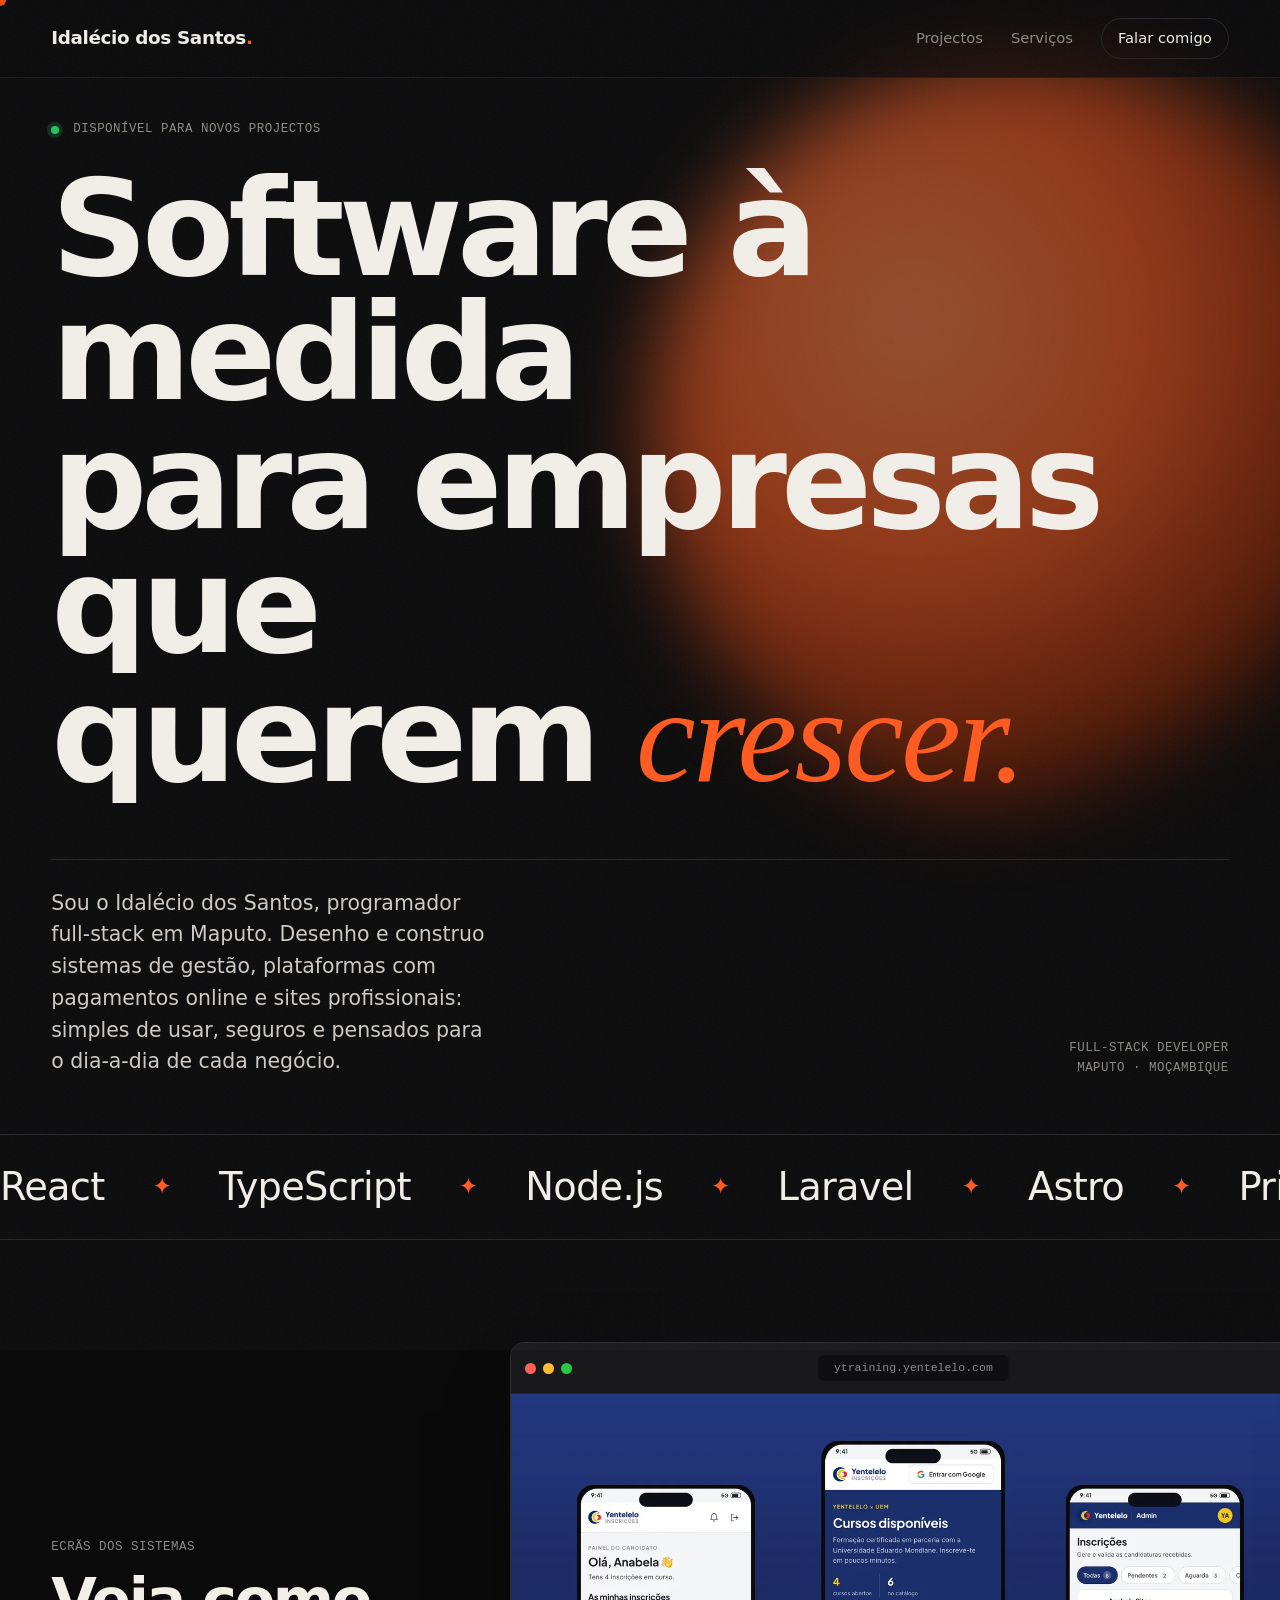
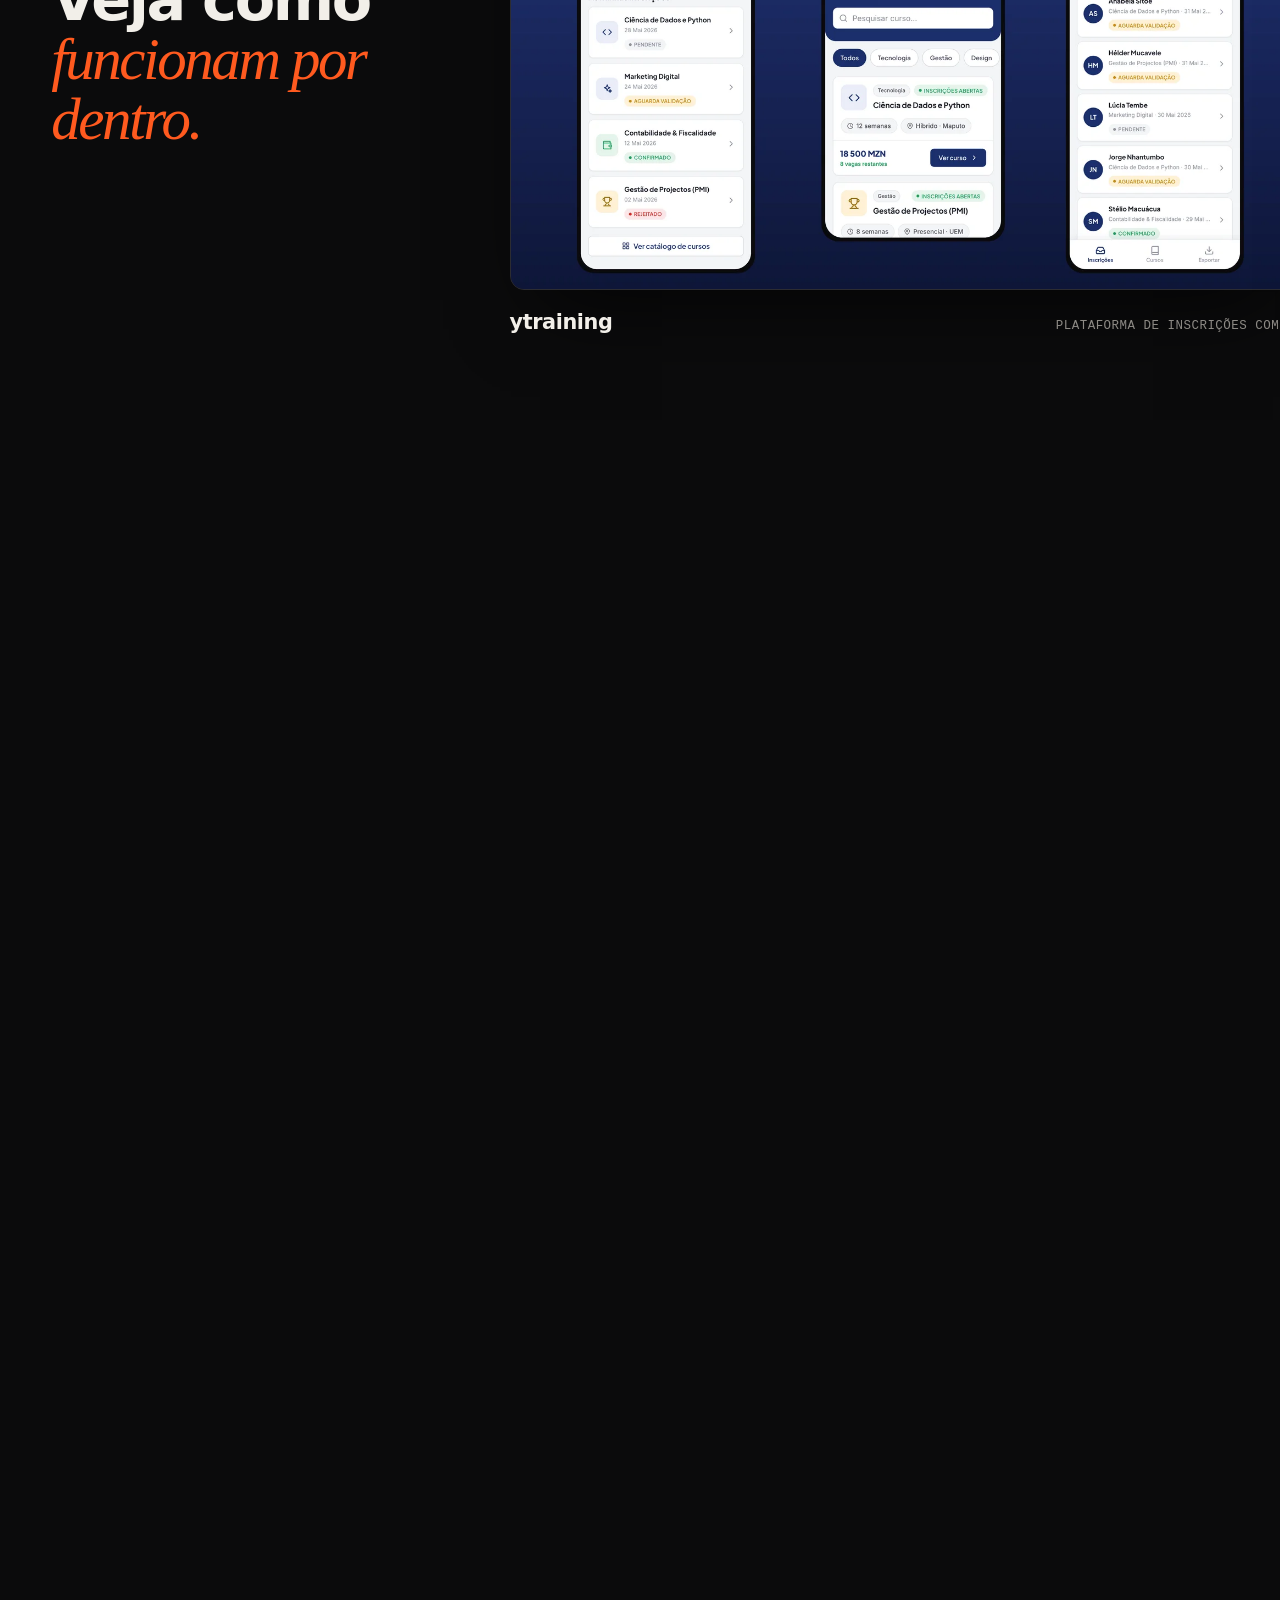
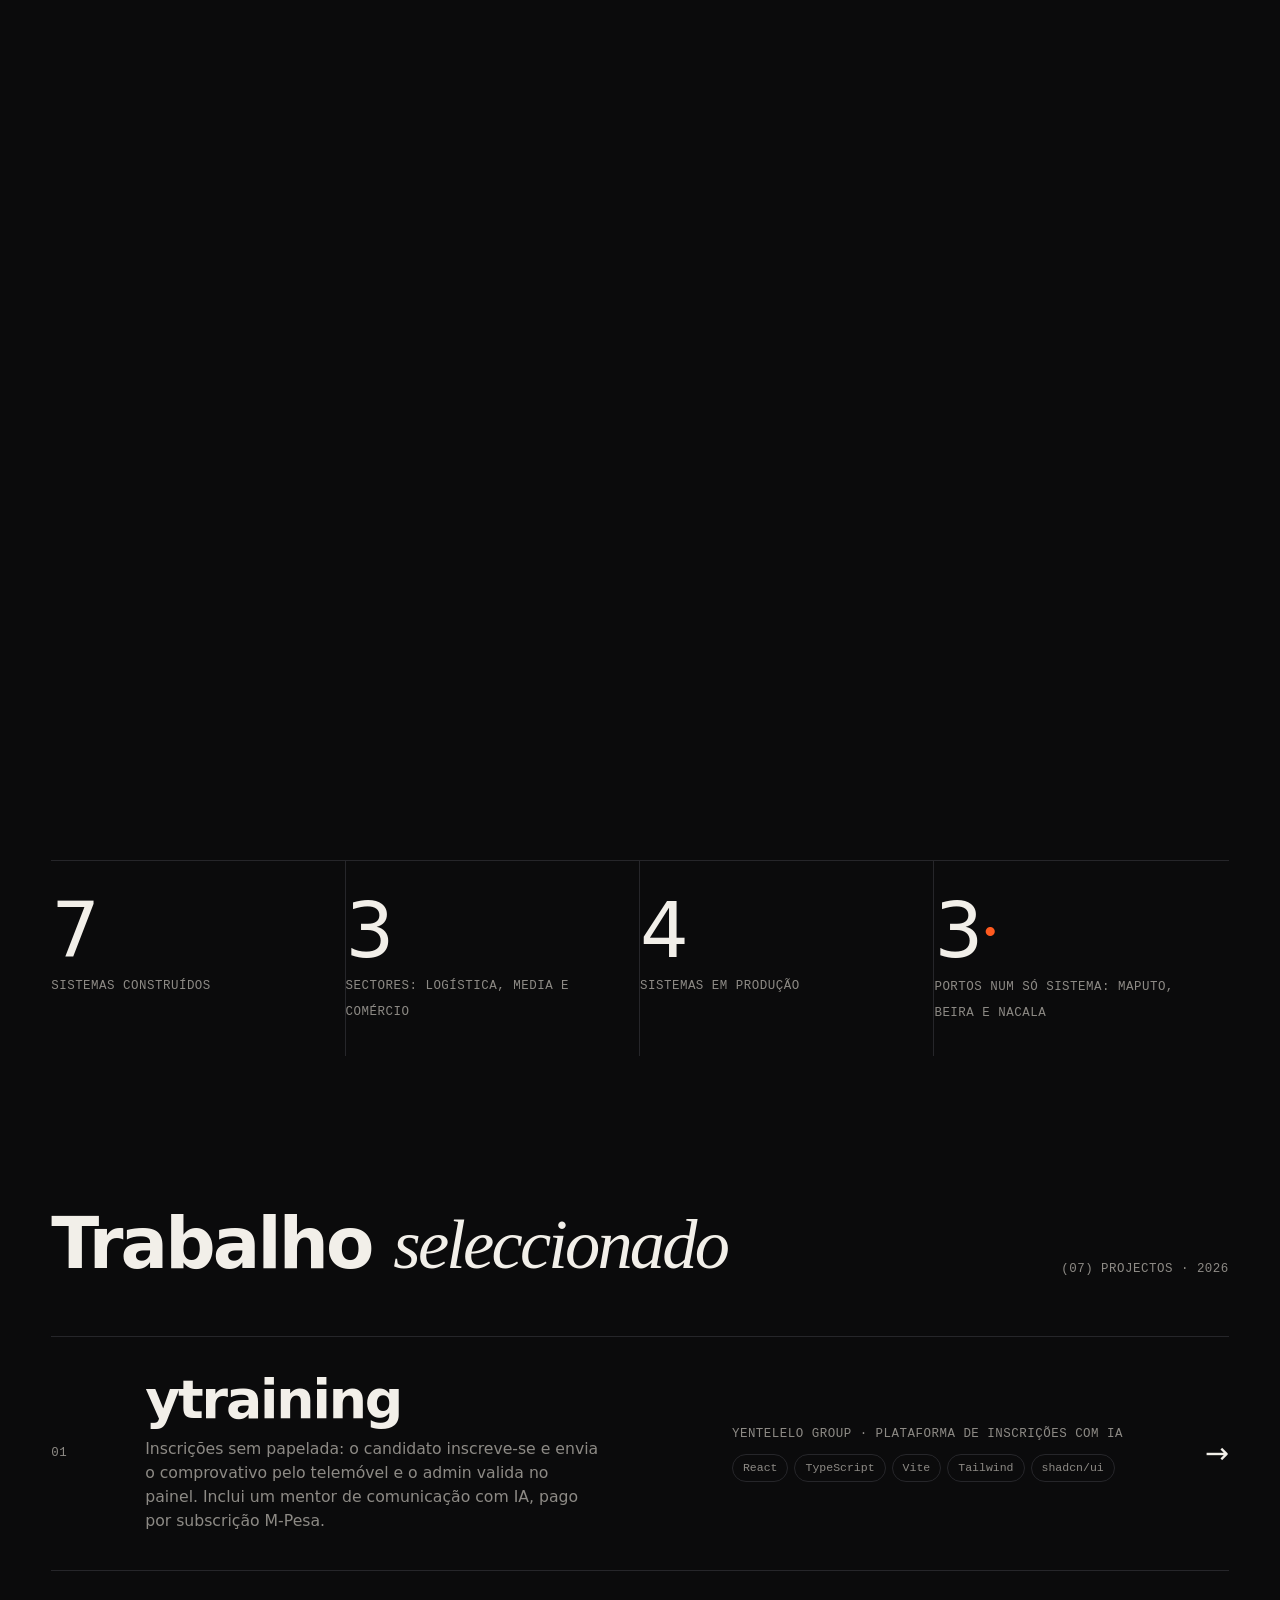
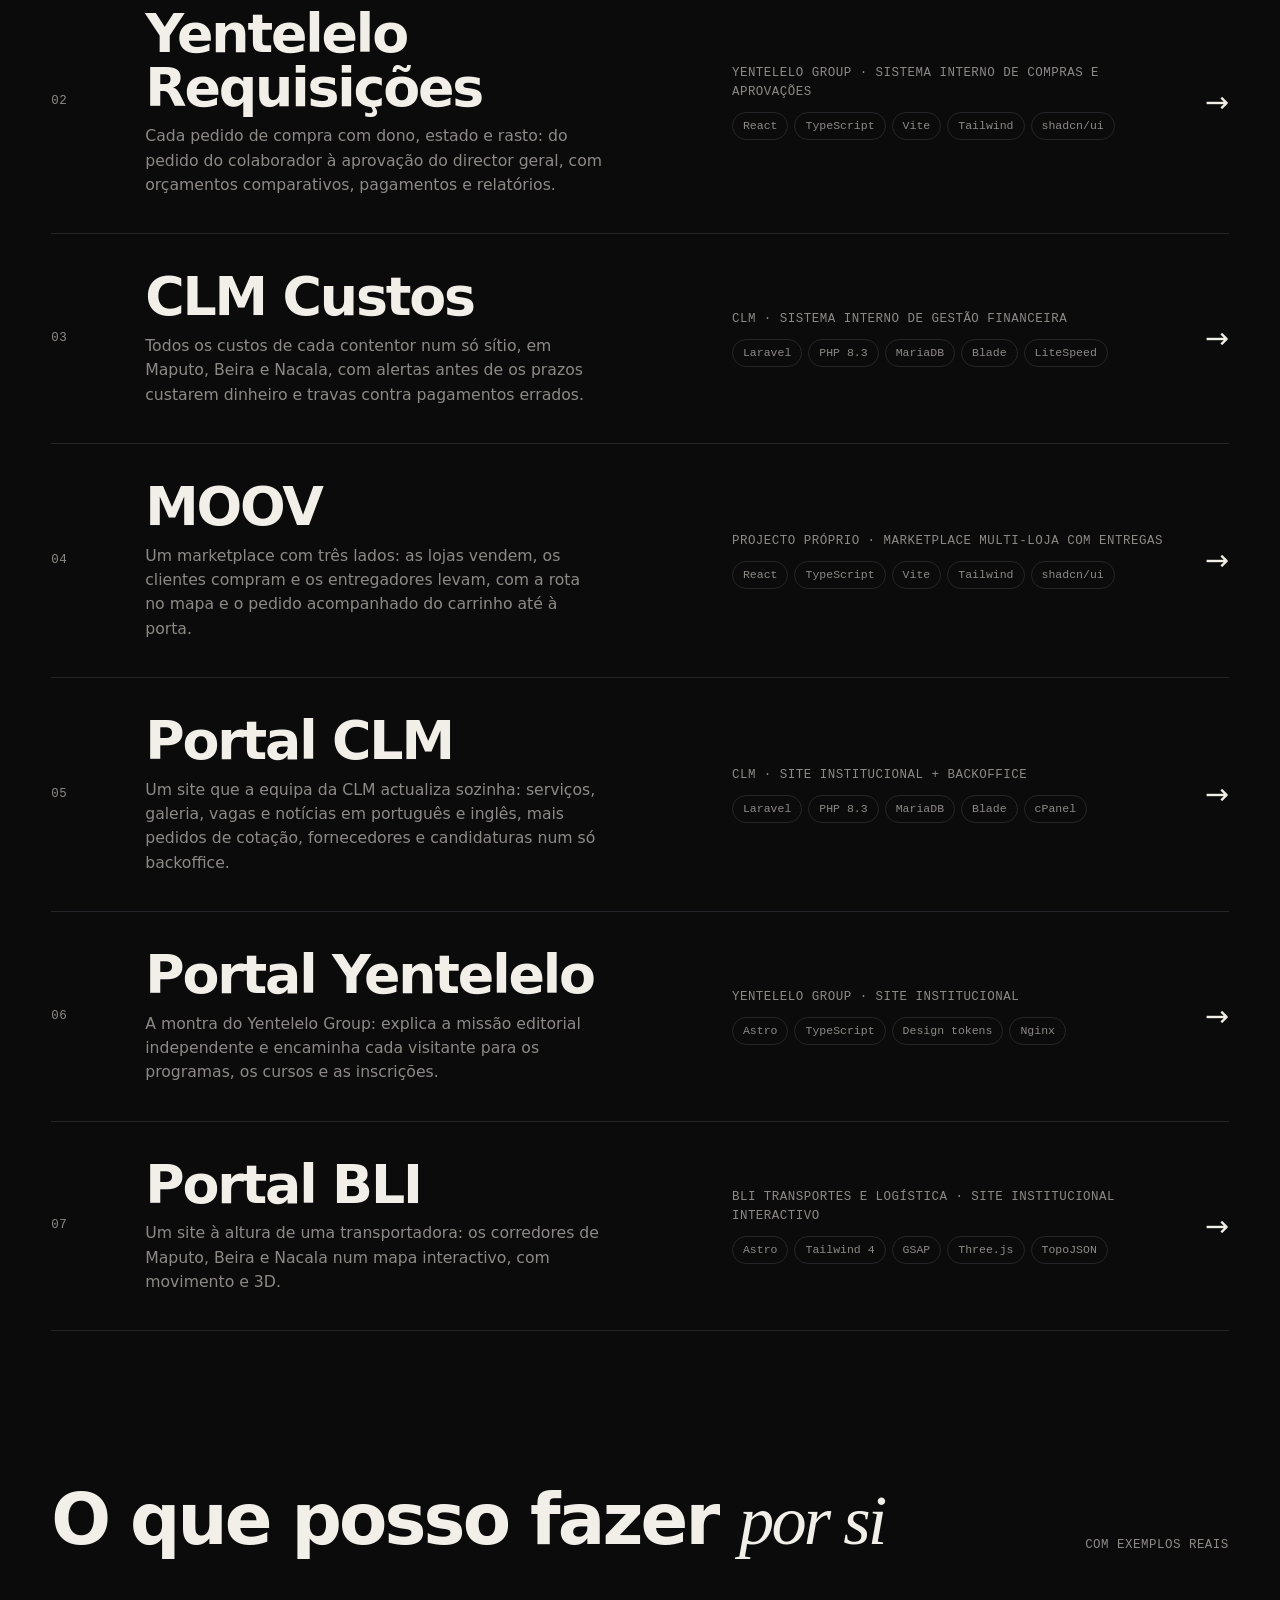
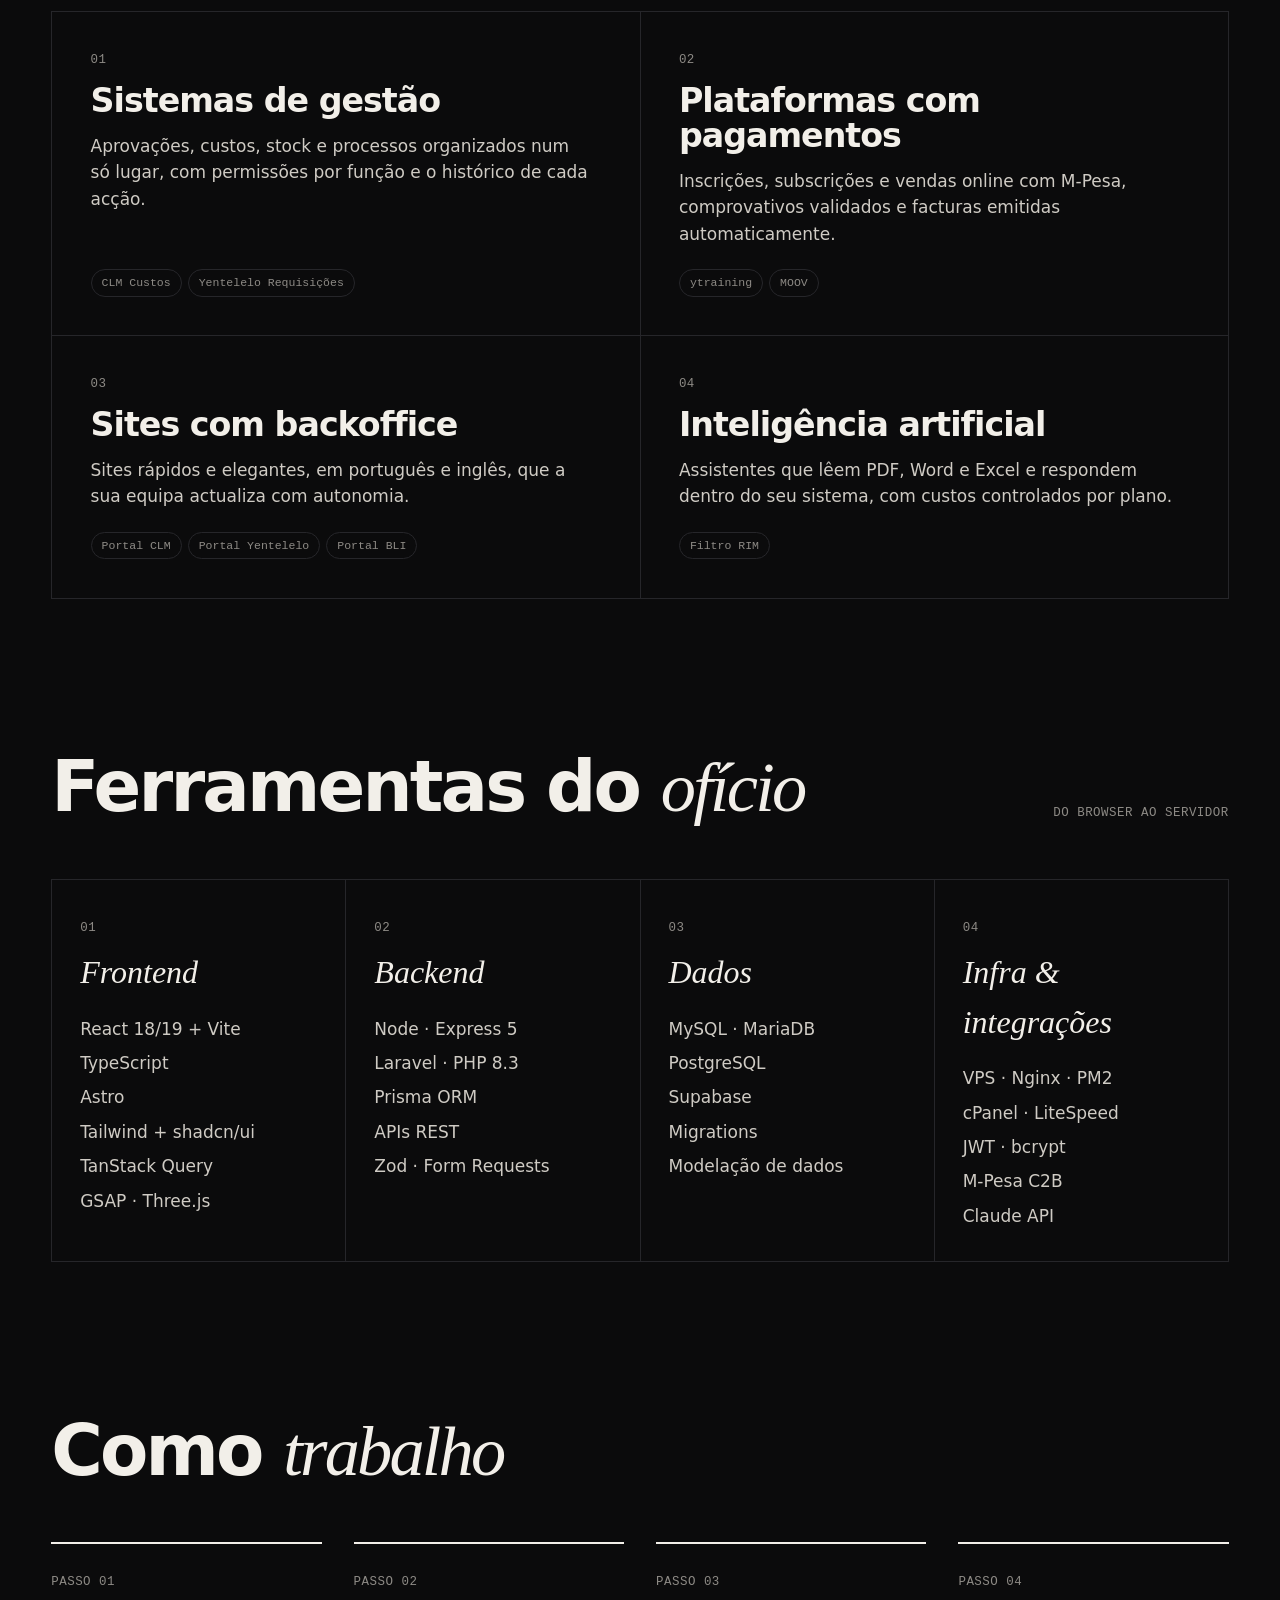
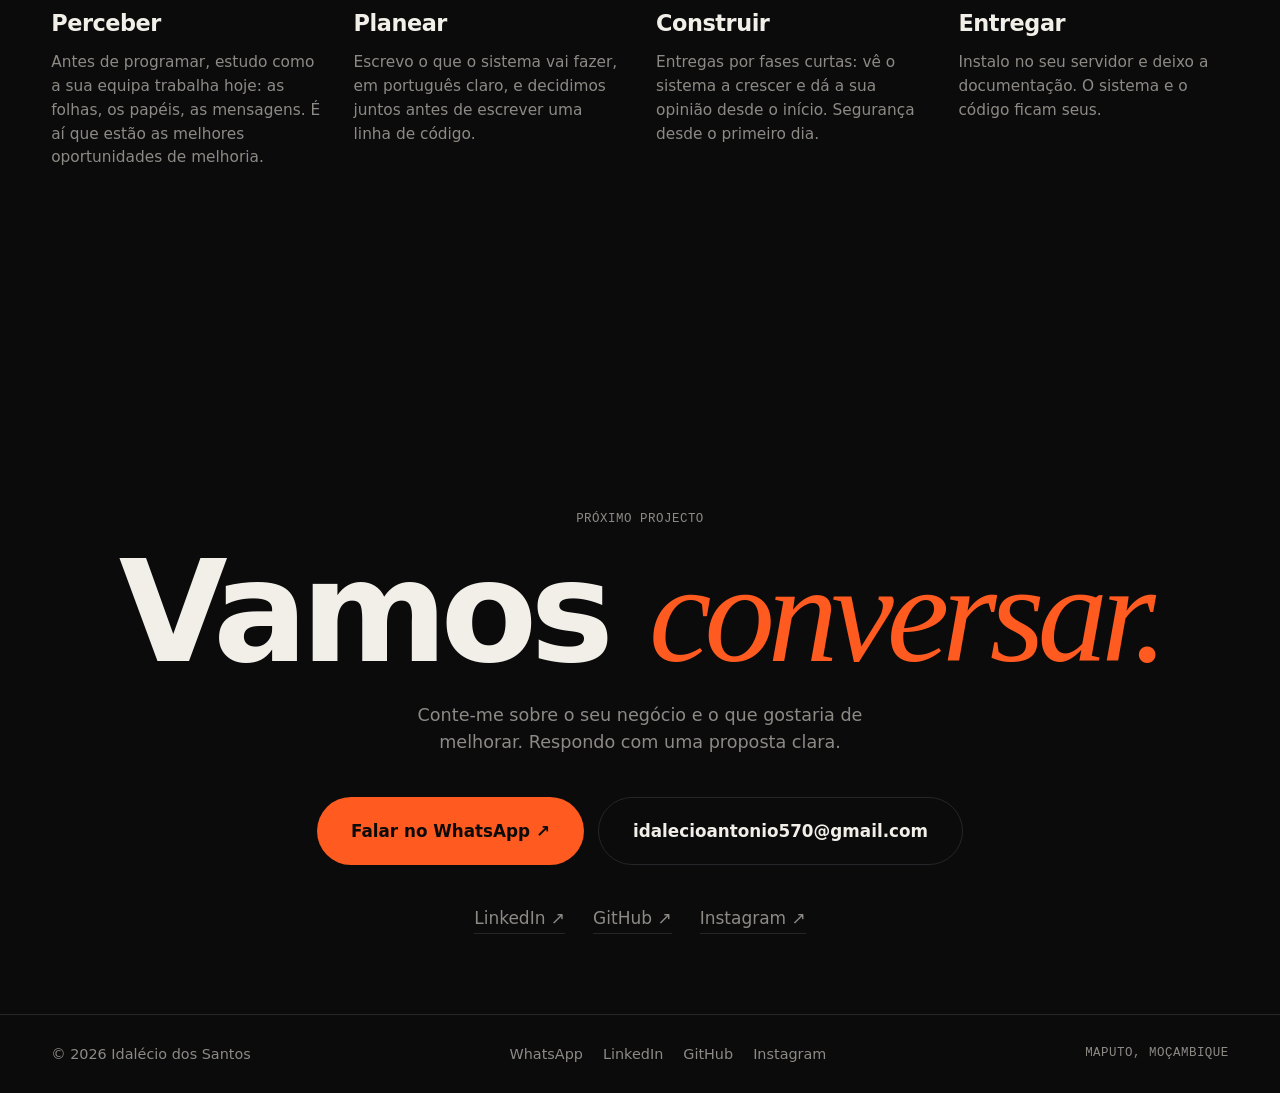
<file: index.html>
<!DOCTYPE html><html lang="pt"><head><meta charset="utf-8"><meta name="viewport" content="width=device-width, initial-scale=1"><meta http-equiv="Content-Security-Policy" content="default-src 'self'; script-src 'self'; style-src 'self' 'unsafe-inline' https://fonts.googleapis.com; font-src https://fonts.gstatic.com; img-src 'self' data:; connect-src 'self'; object-src 'none'; base-uri 'self'; form-action 'none'; upgrade-insecure-requests"><meta name="referrer" content="strict-origin-when-cross-origin"><title>Idalécio dos Santos — Full-Stack Developer em Maputo</title><meta name="description" content="Idalécio dos Santos, programador full-stack em Maputo. Software à medida: sistemas de gestão, plataformas com pagamentos online e sites profissionais."><meta property="og:title" content="Idalécio dos Santos — Full-Stack Developer em Maputo"><meta property="og:description" content="Idalécio dos Santos, programador full-stack em Maputo. Software à medida: sistemas de gestão, plataformas com pagamentos online e sites profissionais."><meta name="astro-view-transitions-enabled" content="true"><meta name="astro-view-transitions-fallback" content="animate"><script type="module" src="/_astro/ClientRouter.astro_astro_type_script_index_0_lang.BDCjmQ8c.js"></script><link rel="icon" href="/favicon.svg" type="image/svg+xml"><link rel="preconnect" href="https://fonts.googleapis.com"><link rel="preconnect" href="https://fonts.gstatic.com" crossorigin><link href="https://fonts.googleapis.com/css2?family=Instrument+Serif:ital@0;1&family=Inter+Tight:wght@400;500;600;700&family=JetBrains+Mono:wght@400;500&display=swap" rel="stylesheet"><link rel="stylesheet" href="/_astro/projetos.DRDKUBZj.css"></head><body><div class="grain" aria-hidden="true"></div><div data-astro-transition-persist="astro-gyrtbwwo-1" class="cursor" aria-hidden="true"></div><header class="nav"><a href="/" class="nav__logo">Idalécio dos Santos<span>.</span></a><nav><a href="/#projetos">Projectos</a><a href="/#servicos">Serviços</a><a href="/#contacto" class="nav__cta">Falar comigo</a></nav></header><main><section class="hero wrap"><div class="hero__orb" aria-hidden="true"></div><div class="hero__eyebrow mono"><span class="dot"></span> Disponível para novos projectos</div><h1><span class="hero__line"><span>Software à medida</span></span><span class="hero__line"><span>para empresas que</span></span><span class="hero__line"><span>querem <em class="serif">crescer.</em></span></span></h1><div class="hero__foot"><p>Sou o Idalécio dos Santos, programador full‑stack em Maputo. Desenho e construo sistemas de gestão, plataformas com pagamentos online e sites profissionais: simples de usar, seguros e pensados para o dia-a-dia de cada negócio.</p><span class="mono">Full-Stack Developer<br>Maputo · Moçambique</span></div></section><div class="marquee" aria-hidden="true"><div class="marquee__track"><span>React</span><span>TypeScript</span><span>Node.js</span><span>Laravel</span><span>Astro</span><span>Prisma</span><span>MySQL</span><span>PostgreSQL</span><span>Supabase</span><span>Claude API</span><span>M-Pesa</span><span>GSAP</span><span>Three.js</span><span>Nginx</span><span>React</span><span>TypeScript</span><span>Node.js</span><span>Laravel</span><span>Astro</span><span>Prisma</span><span>MySQL</span><span>PostgreSQL</span><span>Supabase</span><span>Claude API</span><span>M-Pesa</span><span>GSAP</span><span>Three.js</span><span>Nginx</span></div></div><section class="vitrine" aria-label="Ecrãs dos projectos"><div class="vitrine__track"><div class="vitrine__intro"><span class="mono">Ecrãs dos sistemas</span><h2>Veja como<br><em class="serif">funcionam por dentro.</em></h2></div><a href="/projetos/ytraining/" class="vitrine__item" style="--cor:#ff5a1f"><div class="browser"><div class="browser__bar"><i></i><i></i><i></i><span class="browser__url">ytraining.yentelelo.com</span></div><img src="/shots/ytraining.webp" alt="Ecrã do ytraining" width="1440" height="900" loading="lazy"></div><div class="vitrine__legenda"><b>ytraining</b><span class="mono">Plataforma de inscrições com IA</span></div></a><a href="/projetos/yentelelo-requisicoes/" class="vitrine__item" style="--cor:#8b5cf6"><div class="browser"><div class="browser__bar"><i></i><i></i><i></i></div><img src="/shots/requisicoes.webp" alt="Ecrã do Yentelelo Requisições" width="1440" height="900" loading="lazy"></div><div class="vitrine__legenda"><b>Yentelelo Requisições</b><span class="mono">Sistema interno de compras e aprovações</span></div></a><a href="/projetos/clm-custos/" class="vitrine__item" style="--cor:#2f6bff"><div class="browser"><div class="browser__bar"><i></i><i></i><i></i><span class="browser__url">custos.clm.co.mz</span></div><img src="/shots/clm-custos.webp" alt="Ecrã do CLM Custos" width="1440" height="900" loading="lazy"></div><div class="vitrine__legenda"><b>CLM Custos</b><span class="mono">Sistema interno de gestão financeira</span></div></a><a href="/projetos/moov/" class="vitrine__item" style="--cor:#10b981"><div class="browser"><div class="browser__bar"><i></i><i></i><i></i></div><img src="/shots/moov.webp" alt="Ecrã do MOOV" width="1440" height="900" loading="lazy"></div><div class="vitrine__legenda"><b>MOOV</b><span class="mono">Marketplace multi-loja com entregas</span></div></a><a href="/projetos/portal-clm/" class="vitrine__item" style="--cor:#14b8a6"><div class="browser"><div class="browser__bar"><i></i><i></i><i></i><span class="browser__url">clm.co.mz</span></div><img src="/shots/clm.webp" alt="Ecrã do Portal CLM" width="1440" height="900" loading="lazy"></div><div class="vitrine__legenda"><b>Portal CLM</b><span class="mono">Site institucional + backoffice</span></div></a><a href="/projetos/portal-yentelelo/" class="vitrine__item" style="--cor:#e11d48"><div class="browser"><div class="browser__bar"><i></i><i></i><i></i><span class="browser__url">yentelelo.com</span></div><img src="/shots/yentelelo.webp" alt="Ecrã do Portal Yentelelo" width="1440" height="900" loading="lazy"></div><div class="vitrine__legenda"><b>Portal Yentelelo</b><span class="mono">Site institucional</span></div></a><a href="/projetos/portal-bli/" class="vitrine__item" style="--cor:#f59e0b"><div class="browser"><div class="browser__bar"><i></i><i></i><i></i></div><img src="/shots/bli.webp" alt="Ecrã do Portal BLI" width="1440" height="900" loading="lazy"></div><div class="vitrine__legenda"><b>Portal BLI</b><span class="mono">Site institucional interactivo</span></div></a></div></section><section class="section wrap"><div class="stats" data-reveal><div class="stat"><b>7</b><span class="mono">sistemas construídos</span></div><div class="stat"><b>3</b><span class="mono">sectores: logística, media e comércio</span></div><div class="stat"><b>4</b><span class="mono">sistemas em produção</span></div><div class="stat"><b>3<em>·</em></b><span class="mono">portos num só sistema: Maputo, Beira e Nacala</span></div></div></section><section id="projetos" class="wrap" style="padding-bottom: clamp(80px,12vw,160px)"><div class="section__head" data-reveal><h2>Trabalho <em class="serif">seleccionado</em></h2><span class="mono">(07) projectos · 2026</span></div><div class="projetos"><a href="/projetos/ytraining/" class="projeto" style="--cor:#ff5a1f" data-capa="/shots/ytraining.webp" data-reveal><span class="mono">01</span><div><h3 class="projeto__nome"><span style="view-transition-name: titulo-ytraining">ytraining</span></h3><p class="projeto__resumo">Inscrições sem papelada: o candidato inscreve-se e envia o comprovativo pelo telemóvel e o admin valida no painel. Inclui um mentor de comunicação com IA, pago por subscrição M‑Pesa.</p></div><div><span class="mono" style="display:block;margin-bottom:10px">Yentelelo Group · Plataforma de inscrições com IA</span><div class="chips"><span class="chip">React</span><span class="chip">TypeScript</span><span class="chip">Vite</span><span class="chip">Tailwind</span><span class="chip">shadcn/ui</span></div></div><span class="projeto__seta">→</span></a><a href="/projetos/yentelelo-requisicoes/" class="projeto" style="--cor:#8b5cf6" data-capa="/shots/requisicoes.webp" data-reveal><span class="mono">02</span><div><h3 class="projeto__nome"><span style="view-transition-name: titulo-yentelelo-requisicoes">Yentelelo Requisições</span></h3><p class="projeto__resumo">Cada pedido de compra com dono, estado e rasto: do pedido do colaborador à aprovação do director geral, com orçamentos comparativos, pagamentos e relatórios.</p></div><div><span class="mono" style="display:block;margin-bottom:10px">Yentelelo Group · Sistema interno de compras e aprovações</span><div class="chips"><span class="chip">React</span><span class="chip">TypeScript</span><span class="chip">Vite</span><span class="chip">Tailwind</span><span class="chip">shadcn/ui</span></div></div><span class="projeto__seta">→</span></a><a href="/projetos/clm-custos/" class="projeto" style="--cor:#2f6bff" data-capa="/shots/clm-custos.webp" data-reveal><span class="mono">03</span><div><h3 class="projeto__nome"><span style="view-transition-name: titulo-clm-custos">CLM Custos</span></h3><p class="projeto__resumo">Todos os custos de cada contentor num só sítio, em Maputo, Beira e Nacala, com alertas antes de os prazos custarem dinheiro e travas contra pagamentos errados.</p></div><div><span class="mono" style="display:block;margin-bottom:10px">CLM · Sistema interno de gestão financeira</span><div class="chips"><span class="chip">Laravel</span><span class="chip">PHP 8.3</span><span class="chip">MariaDB</span><span class="chip">Blade</span><span class="chip">LiteSpeed</span></div></div><span class="projeto__seta">→</span></a><a href="/projetos/moov/" class="projeto" style="--cor:#10b981" data-capa="/shots/moov.webp" data-reveal><span class="mono">04</span><div><h3 class="projeto__nome"><span style="view-transition-name: titulo-moov">MOOV</span></h3><p class="projeto__resumo">Um marketplace com três lados: as lojas vendem, os clientes compram e os entregadores levam, com a rota no mapa e o pedido acompanhado do carrinho até à porta.</p></div><div><span class="mono" style="display:block;margin-bottom:10px">Projecto próprio · Marketplace multi-loja com entregas</span><div class="chips"><span class="chip">React</span><span class="chip">TypeScript</span><span class="chip">Vite</span><span class="chip">Tailwind</span><span class="chip">shadcn/ui</span></div></div><span class="projeto__seta">→</span></a><a href="/projetos/portal-clm/" class="projeto" style="--cor:#14b8a6" data-capa="/shots/clm.webp" data-reveal><span class="mono">05</span><div><h3 class="projeto__nome"><span style="view-transition-name: titulo-portal-clm">Portal CLM</span></h3><p class="projeto__resumo">Um site que a equipa da CLM actualiza sozinha: serviços, galeria, vagas e notícias em português e inglês, mais pedidos de cotação, fornecedores e candidaturas num só backoffice.</p></div><div><span class="mono" style="display:block;margin-bottom:10px">CLM · Site institucional + backoffice</span><div class="chips"><span class="chip">Laravel</span><span class="chip">PHP 8.3</span><span class="chip">MariaDB</span><span class="chip">Blade</span><span class="chip">cPanel</span></div></div><span class="projeto__seta">→</span></a><a href="/projetos/portal-yentelelo/" class="projeto" style="--cor:#e11d48" data-capa="/shots/yentelelo.webp" data-reveal><span class="mono">06</span><div><h3 class="projeto__nome"><span style="view-transition-name: titulo-portal-yentelelo">Portal Yentelelo</span></h3><p class="projeto__resumo">A montra do Yentelelo Group: explica a missão editorial independente e encaminha cada visitante para os programas, os cursos e as inscrições.</p></div><div><span class="mono" style="display:block;margin-bottom:10px">Yentelelo Group · Site institucional</span><div class="chips"><span class="chip">Astro</span><span class="chip">TypeScript</span><span class="chip">Design tokens</span><span class="chip">Nginx</span></div></div><span class="projeto__seta">→</span></a><a href="/projetos/portal-bli/" class="projeto" style="--cor:#f59e0b" data-capa="/shots/bli.webp" data-reveal><span class="mono">07</span><div><h3 class="projeto__nome"><span style="view-transition-name: titulo-portal-bli">Portal BLI</span></h3><p class="projeto__resumo">Um site à altura de uma transportadora: os corredores de Maputo, Beira e Nacala num mapa interactivo, com movimento e 3D.</p></div><div><span class="mono" style="display:block;margin-bottom:10px">BLI Transportes e Logística · Site institucional interactivo</span><div class="chips"><span class="chip">Astro</span><span class="chip">Tailwind 4</span><span class="chip">GSAP</span><span class="chip">Three.js</span><span class="chip">TopoJSON</span></div></div><span class="projeto__seta">→</span></a></div><div class="preview" aria-hidden="true"><img alt=""></div></section><section id="servicos" class="section wrap" style="padding-top:0"><div class="section__head" data-reveal><h2>O que posso fazer <em class="serif">por si</em></h2><span class="mono">Com exemplos reais</span></div><div class="servicos"><div class="servico" data-reveal><span class="mono">01</span><h3>Sistemas de gestão</h3><p>Aprovações, custos, stock e processos organizados num só lugar, com permissões por função e o histórico de cada acção.</p><div class="chips"><span class="chip">CLM Custos</span><span class="chip">Yentelelo Requisições</span></div></div><div class="servico" data-reveal><span class="mono">02</span><h3>Plataformas com pagamentos</h3><p>Inscrições, subscrições e vendas online com M‑Pesa, comprovativos validados e facturas emitidas automaticamente.</p><div class="chips"><span class="chip">ytraining</span><span class="chip">MOOV</span></div></div><div class="servico" data-reveal><span class="mono">03</span><h3>Sites com backoffice</h3><p>Sites rápidos e elegantes, em português e inglês, que a sua equipa actualiza com autonomia.</p><div class="chips"><span class="chip">Portal CLM</span><span class="chip">Portal Yentelelo</span><span class="chip">Portal BLI</span></div></div><div class="servico" data-reveal><span class="mono">04</span><h3>Inteligência artificial</h3><p>Assistentes que lêem PDF, Word e Excel e respondem dentro do seu sistema, com custos controlados por plano.</p><div class="chips"><span class="chip">Filtro RIM</span></div></div></div></section><section id="stack" class="section wrap" style="padding-top:0"><div class="section__head" data-reveal><h2>Ferramentas do <em class="serif">ofício</em></h2><span class="mono">Do browser ao servidor</span></div><div class="stack" data-reveal><div class="stack__col"><span class="mono">01</span><h3>Frontend</h3><ul><li>React 18/19 + Vite</li><li>TypeScript</li><li>Astro</li><li>Tailwind + shadcn/ui</li><li>TanStack Query</li><li>GSAP · Three.js</li></ul></div><div class="stack__col"><span class="mono">02</span><h3>Backend</h3><ul><li>Node · Express 5</li><li>Laravel · PHP 8.3</li><li>Prisma ORM</li><li>APIs REST</li><li>Zod · Form Requests</li></ul></div><div class="stack__col"><span class="mono">03</span><h3>Dados</h3><ul><li>MySQL · MariaDB</li><li>PostgreSQL</li><li>Supabase</li><li>Migrations</li><li>Modelação de dados</li></ul></div><div class="stack__col"><span class="mono">04</span><h3>Infra &amp; integrações</h3><ul><li>VPS · Nginx · PM2</li><li>cPanel · LiteSpeed</li><li>JWT · bcrypt</li><li>M-Pesa C2B</li><li>Claude API</li></ul></div></div></section><section class="section wrap" style="padding-top:0"><div class="section__head" data-reveal><h2>Como <em class="serif">trabalho</em></h2></div><div class="metodo"><div class="passo" data-reveal><span class="mono">Passo 01</span><h3>Perceber</h3><p>Antes de programar, estudo como a sua equipa trabalha hoje: as folhas, os papéis, as mensagens. É aí que estão as melhores oportunidades de melhoria.</p></div><div class="passo" data-reveal><span class="mono">Passo 02</span><h3>Planear</h3><p>Escrevo o que o sistema vai fazer, em português claro, e decidimos juntos antes de escrever uma linha de código.</p></div><div class="passo" data-reveal><span class="mono">Passo 03</span><h3>Construir</h3><p>Entregas por fases curtas: vê o sistema a crescer e dá a sua opinião desde o início. Segurança desde o primeiro dia.</p></div><div class="passo" data-reveal><span class="mono">Passo 04</span><h3>Entregar</h3><p>Instalo no seu servidor e deixo a documentação. O sistema e o código ficam seus.</p></div></div></section><section id="contacto" class="contacto wrap"><span class="mono">Próximo projecto</span><h2 data-reveal>Vamos <em class="serif">conversar.</em></h2><p class="contacto__sub">Conte-me sobre o seu negócio e o que gostaria de melhorar. Respondo com uma proposta clara.</p><div class="contacto__acoes"><a class="btn" href="https://wa.me/258862015670?text=Ol%C3%A1%20Idal%C3%A9cio%2C%20vi%20o%20seu%20portf%C3%B3lio%20e%20gostaria%20de%20falar%20sobre%20um%20projecto." target="_blank" rel="noopener noreferrer">Falar no WhatsApp ↗</a><a class="btn btn--linha" href="mailto:idalecioantonio570@gmail.com">idalecioantonio570@gmail.com</a></div><div class="links"><a href="https://www.linkedin.com/in/idalecio-antonio-24977a31b" target="_blank" rel="noopener noreferrer">LinkedIn ↗</a><a href="https://github.com/Idalecio570" target="_blank" rel="noopener noreferrer">GitHub ↗</a><a href="https://www.instagram.com/fulan_570/" target="_blank" rel="noopener noreferrer">Instagram ↗</a></div></section></main><footer class="footer"><span>© 2026 Idalécio dos Santos</span><nav class="footer__redes" aria-label="Redes sociais"><a href="https://wa.me/258862015670?text=Ol%C3%A1%20Idal%C3%A9cio%2C%20vi%20o%20seu%20portf%C3%B3lio%20e%20gostaria%20de%20falar%20sobre%20um%20projecto." target="_blank" rel="noopener noreferrer">WhatsApp</a><a href="https://www.linkedin.com/in/idalecio-antonio-24977a31b" target="_blank" rel="noopener noreferrer">LinkedIn</a><a href="https://github.com/Idalecio570" target="_blank" rel="noopener noreferrer">GitHub</a><a href="https://www.instagram.com/fulan_570/" target="_blank" rel="noopener noreferrer">Instagram</a></nav><span class="mono">Maputo, Moçambique</span></footer><script type="module" src="/_astro/Base.astro_astro_type_script_index_0_lang.CiMzyYdl.js"></script></body></html>
</file>
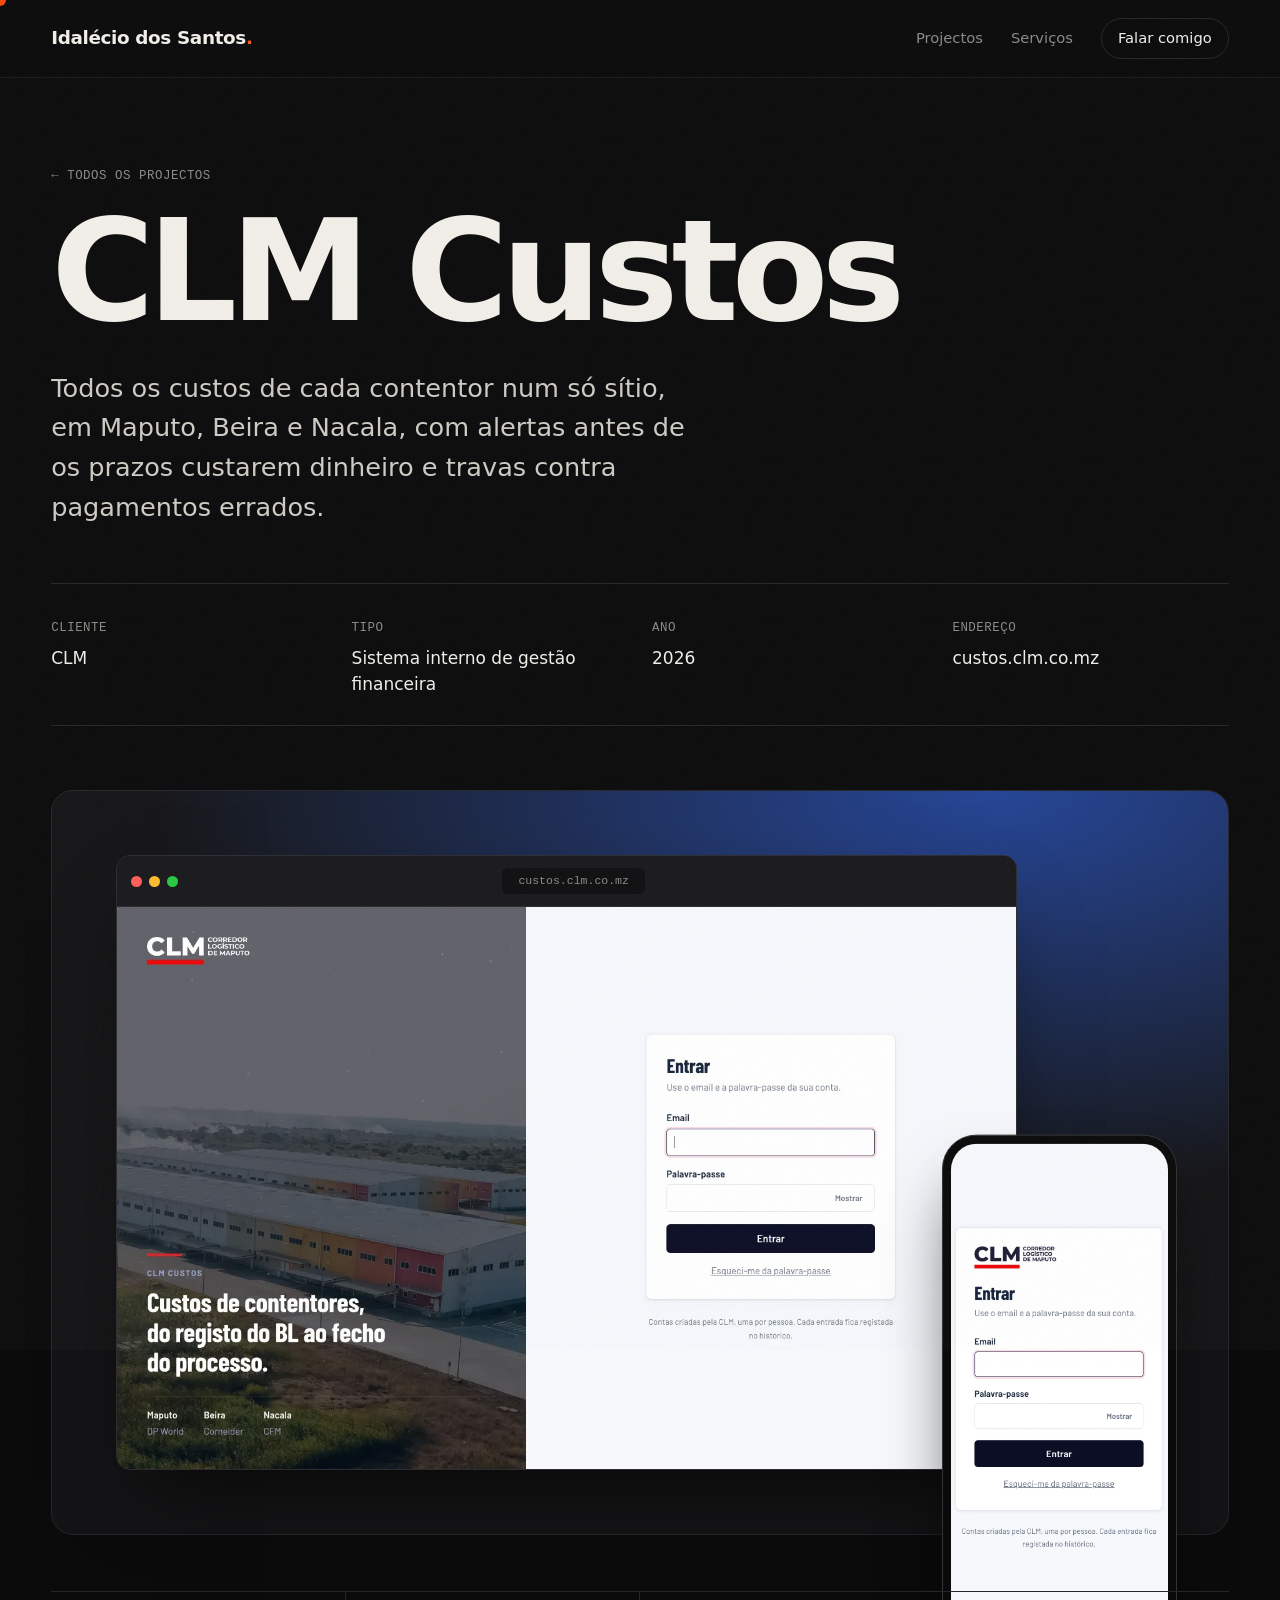
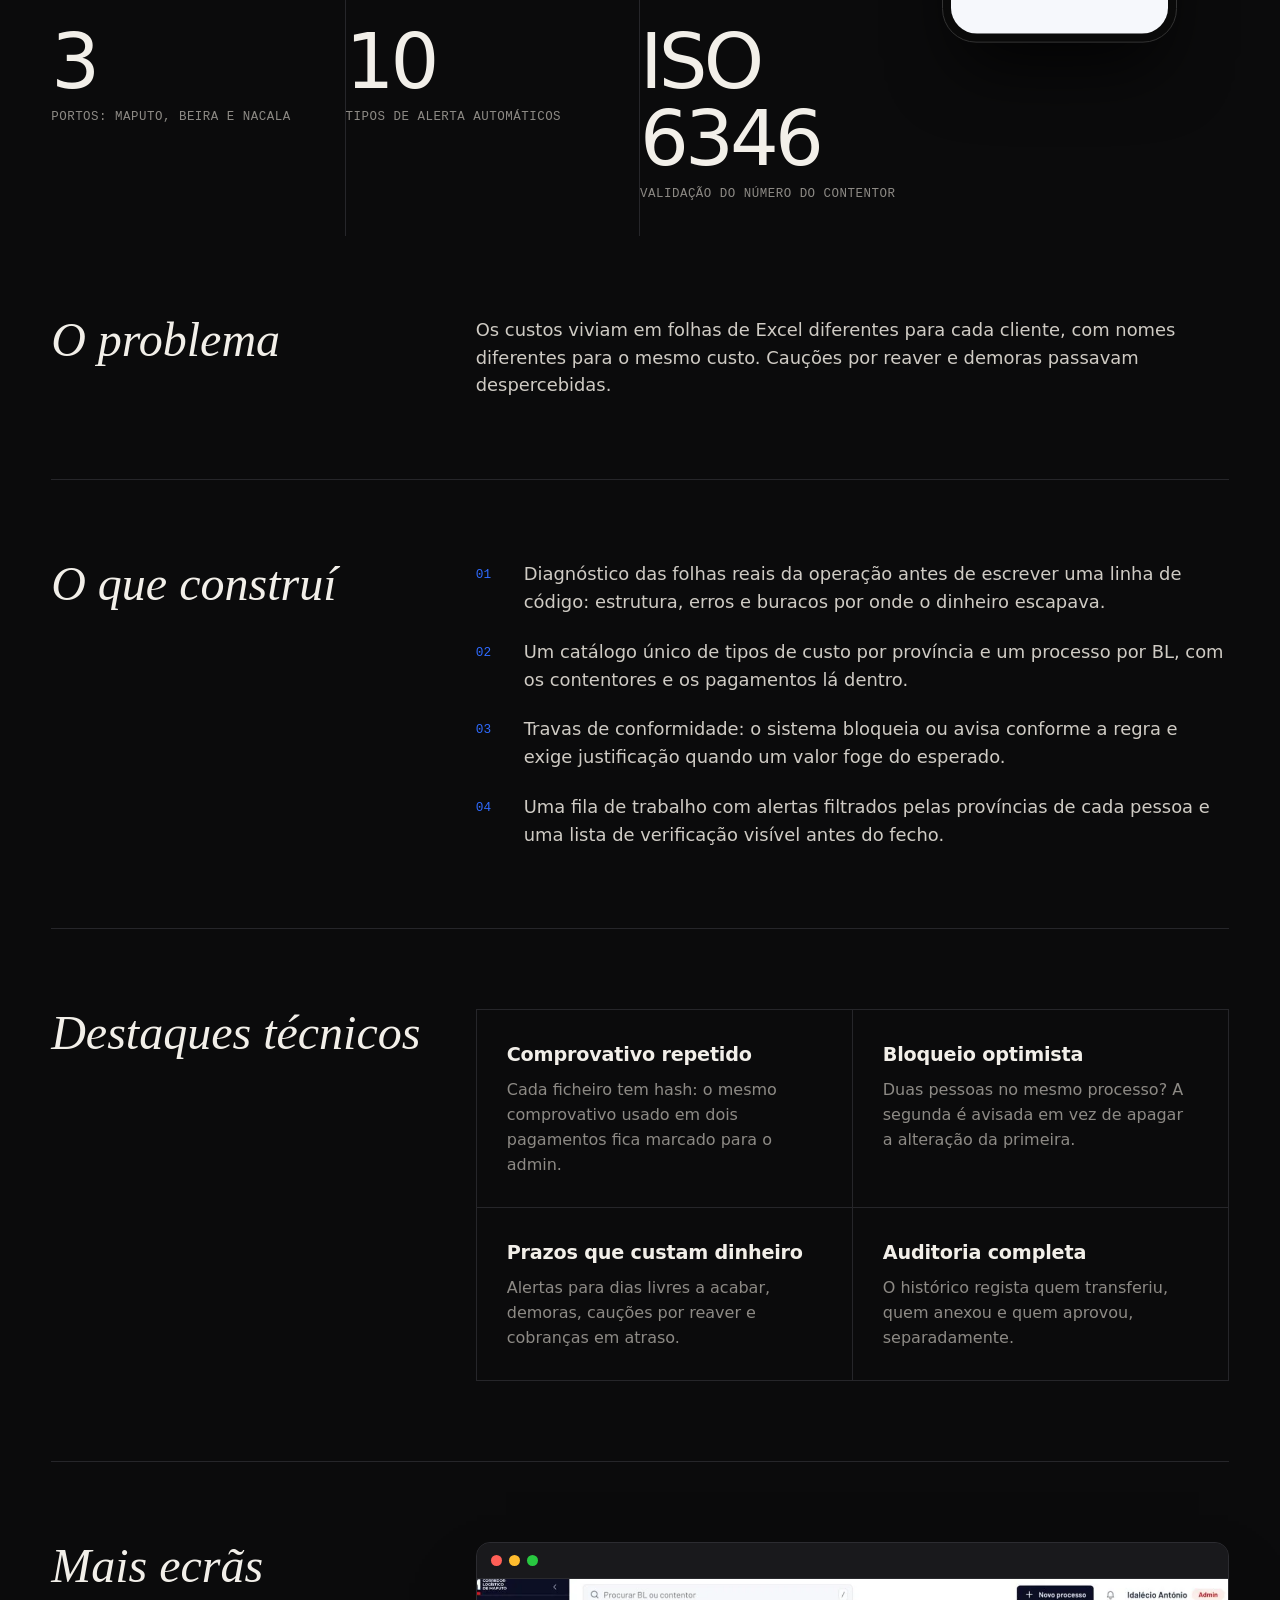
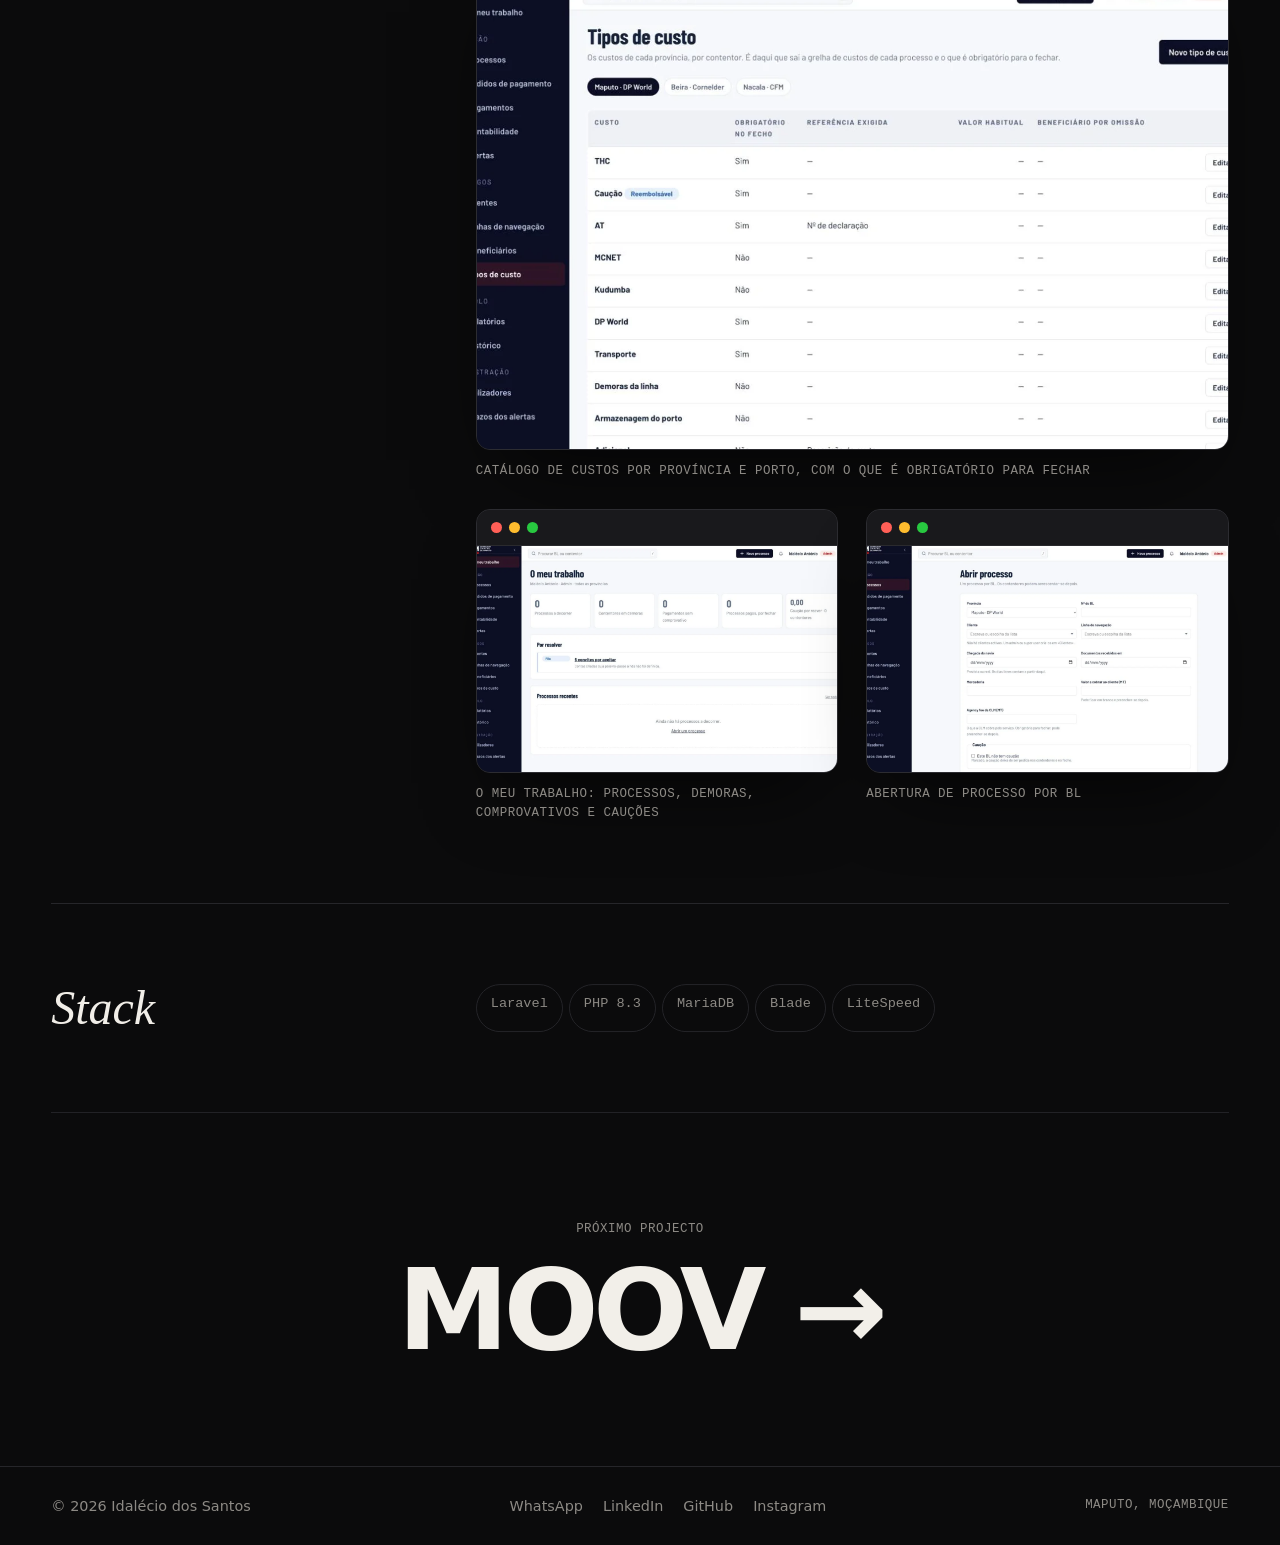
<file: projetos/clm-custos/index.html>
<!DOCTYPE html><html lang="pt"><head><meta charset="utf-8"><meta name="viewport" content="width=device-width, initial-scale=1"><meta http-equiv="Content-Security-Policy" content="default-src 'self'; script-src 'self'; style-src 'self' 'unsafe-inline' https://fonts.googleapis.com; font-src https://fonts.gstatic.com; img-src 'self' data:; connect-src 'self'; object-src 'none'; base-uri 'self'; form-action 'none'; upgrade-insecure-requests"><meta name="referrer" content="strict-origin-when-cross-origin"><title>CLM Custos — Idalécio dos Santos</title><meta name="description" content="Todos os custos de cada contentor num só sítio, em Maputo, Beira e Nacala, com alertas antes de os prazos custarem dinheiro e travas contra pagamentos errados."><meta property="og:title" content="CLM Custos — Idalécio dos Santos"><meta property="og:description" content="Todos os custos de cada contentor num só sítio, em Maputo, Beira e Nacala, com alertas antes de os prazos custarem dinheiro e travas contra pagamentos errados."><meta name="astro-view-transitions-enabled" content="true"><meta name="astro-view-transitions-fallback" content="animate"><script type="module" src="/_astro/ClientRouter.astro_astro_type_script_index_0_lang.BDCjmQ8c.js"></script><link rel="icon" href="/favicon.svg" type="image/svg+xml"><link rel="preconnect" href="https://fonts.googleapis.com"><link rel="preconnect" href="https://fonts.gstatic.com" crossorigin><link href="https://fonts.googleapis.com/css2?family=Instrument+Serif:ital@0;1&family=Inter+Tight:wght@400;500;600;700&family=JetBrains+Mono:wght@400;500&display=swap" rel="stylesheet"><link rel="stylesheet" href="/_astro/projetos.DRDKUBZj.css"></head><body><div class="grain" aria-hidden="true"></div><div data-astro-transition-persist="astro-gyrtbwwo-1" class="cursor" aria-hidden="true"></div><header class="nav"><a href="/" class="nav__logo">Idalécio dos Santos<span>.</span></a><nav><a href="/#projetos">Projectos</a><a href="/#servicos">Serviços</a><a href="/#contacto" class="nav__cta">Falar comigo</a></nav></header><main style="--cor:#2f6bff"><section class="caso-hero wrap"><a href="/#projetos" class="mono">← Todos os projectos</a><h1 class="hero__line"><span style="view-transition-name: titulo-clm-custos">CLM Custos</span></h1><p class="caso-hero__resumo">Todos os custos de cada contentor num só sítio, em Maputo, Beira e Nacala, com alertas antes de os prazos custarem dinheiro e travas contra pagamentos errados.</p><div class="caso-meta"><div><span class="mono">Cliente</span><span>CLM</span></div><div><span class="mono">Tipo</span><span>Sistema interno de gestão financeira</span></div><div><span class="mono">Ano</span><span>2026</span></div><div><span class="mono">Endereço</span><span>custos.clm.co.mz</span></div></div></section><section class="wrap" data-reveal><div class="mockup"><div class="browser"><div class="browser__bar"><i></i><i></i><i></i><span class="browser__url">custos.clm.co.mz</span></div><img src="/shots/clm-custos.webp" alt="Ecrã do CLM Custos" width="1440" height="900" loading="eager"></div><div class="phone" data-parallax><img src="/shots/clm-custos-m.webp" alt="Ecrã do CLM Custos — versão móvel" width="390" height="844" loading="eager"></div></div></section><section class="wrap"><div class="stats" style="margin-top:56px" data-reveal><div class="stat"><b>3</b><span class="mono">portos: Maputo, Beira e Nacala</span></div><div class="stat"><b>10</b><span class="mono">tipos de alerta automáticos</span></div><div class="stat"><b>ISO 6346</b><span class="mono">validação do número do contentor</span></div></div><div class="caso-grid" data-reveal><h2>O problema</h2><p style="margin:0">Os custos viviam em folhas de Excel diferentes para cada cliente, com nomes diferentes para o mesmo custo. Cauções por reaver e demoras passavam despercebidas.</p></div><div class="caso-grid" data-reveal><h2>O que construí</h2><ol><li>Diagnóstico das folhas reais da operação antes de escrever uma linha de código: estrutura, erros e buracos por onde o dinheiro escapava.</li><li>Um catálogo único de tipos de custo por província e um processo por BL, com os contentores e os pagamentos lá dentro.</li><li>Travas de conformidade: o sistema bloqueia ou avisa conforme a regra e exige justificação quando um valor foge do esperado.</li><li>Uma fila de trabalho com alertas filtrados pelas províncias de cada pessoa e uma lista de verificação visível antes do fecho.</li></ol></div><div class="caso-grid" data-reveal><h2>Destaques técnicos</h2><div class="destaques"><div><h3>Comprovativo repetido</h3><p>Cada ficheiro tem hash: o mesmo comprovativo usado em dois pagamentos fica marcado para o admin.</p></div><div><h3>Bloqueio optimista</h3><p>Duas pessoas no mesmo processo? A segunda é avisada em vez de apagar a alteração da primeira.</p></div><div><h3>Prazos que custam dinheiro</h3><p>Alertas para dias livres a acabar, demoras, cauções por reaver e cobranças em atraso.</p></div><div><h3>Auditoria completa</h3><p>O histórico regista quem transferiu, quem anexou e quem aprovou, separadamente.</p></div></div></div><div class="caso-grid" data-reveal><h2>Mais ecrãs</h2><div class="ecras"><figure><div class="browser"><div class="browser__bar"><i></i><i></i><i></i></div><img src="/shots/custos-tipos.webp" alt="Catálogo de custos por província e porto, com o que é obrigatório para fechar" loading="lazy" width="1440" height="900"></div><figcaption class="mono">Catálogo de custos por província e porto, com o que é obrigatório para fechar</figcaption></figure><figure><div class="browser"><div class="browser__bar"><i></i><i></i><i></i></div><img src="/shots/custos-painel.webp" alt="O meu trabalho: processos, demoras, comprovativos e cauções" loading="lazy" width="1440" height="900"></div><figcaption class="mono">O meu trabalho: processos, demoras, comprovativos e cauções</figcaption></figure><figure><div class="browser"><div class="browser__bar"><i></i><i></i><i></i></div><img src="/shots/custos-processo.webp" alt="Abertura de processo por BL" loading="lazy" width="1440" height="900"></div><figcaption class="mono">Abertura de processo por BL</figcaption></figure></div></div><div class="caso-grid" data-reveal><h2>Stack</h2><div class="chips"><span class="chip" style="font-size:.85rem;padding:8px 14px">Laravel</span><span class="chip" style="font-size:.85rem;padding:8px 14px">PHP 8.3</span><span class="chip" style="font-size:.85rem;padding:8px 14px">MariaDB</span><span class="chip" style="font-size:.85rem;padding:8px 14px">Blade</span><span class="chip" style="font-size:.85rem;padding:8px 14px">LiteSpeed</span></div></div></section><a href="/projetos/moov/" class="proximo wrap"><span class="mono">Próximo projecto</span><b>MOOV →</b></a></main><footer class="footer"><span>© 2026 Idalécio dos Santos</span><nav class="footer__redes" aria-label="Redes sociais"><a href="https://wa.me/258862015670?text=Ol%C3%A1%20Idal%C3%A9cio%2C%20vi%20o%20seu%20portf%C3%B3lio%20e%20gostaria%20de%20falar%20sobre%20um%20projecto." target="_blank" rel="noopener noreferrer">WhatsApp</a><a href="https://www.linkedin.com/in/idalecio-antonio-24977a31b" target="_blank" rel="noopener noreferrer">LinkedIn</a><a href="https://github.com/Idalecio570" target="_blank" rel="noopener noreferrer">GitHub</a><a href="https://www.instagram.com/fulan_570/" target="_blank" rel="noopener noreferrer">Instagram</a></nav><span class="mono">Maputo, Moçambique</span></footer><script type="module" src="/_astro/Base.astro_astro_type_script_index_0_lang.CiMzyYdl.js"></script></body></html>
</file>
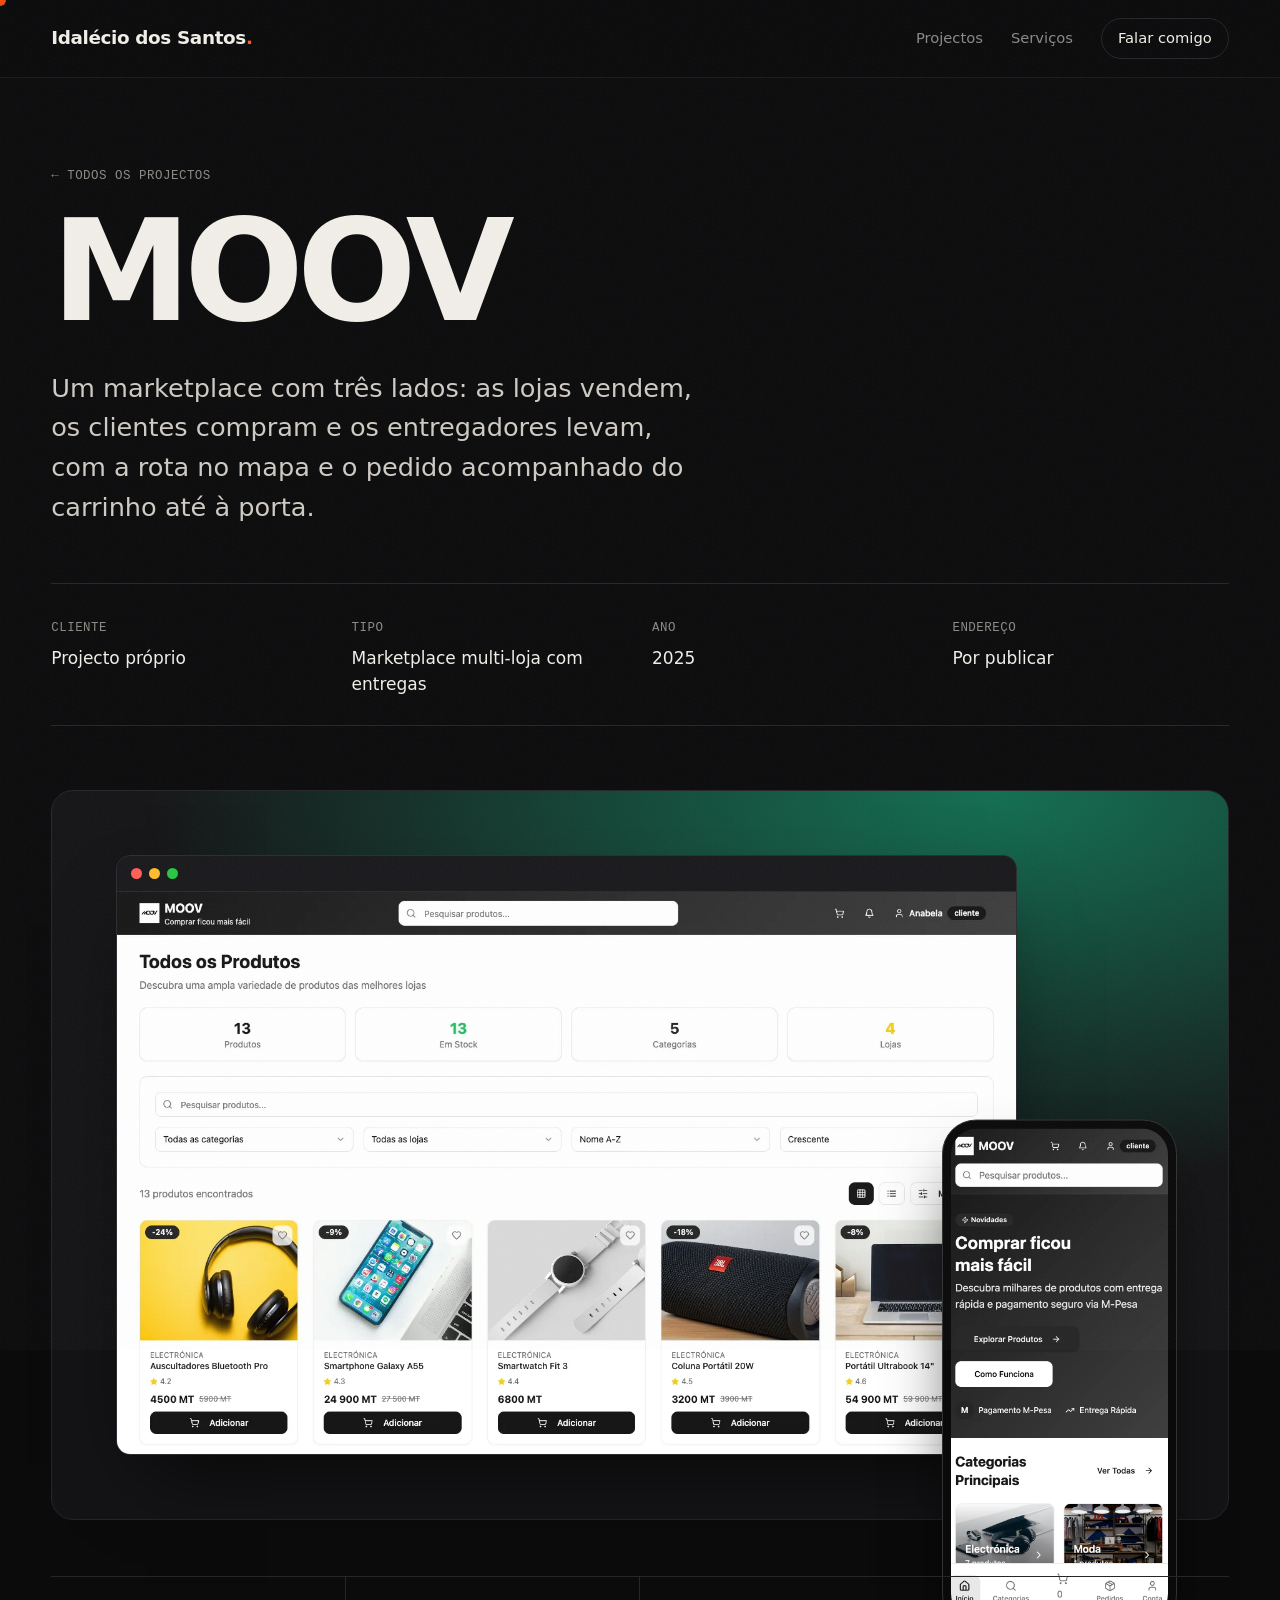
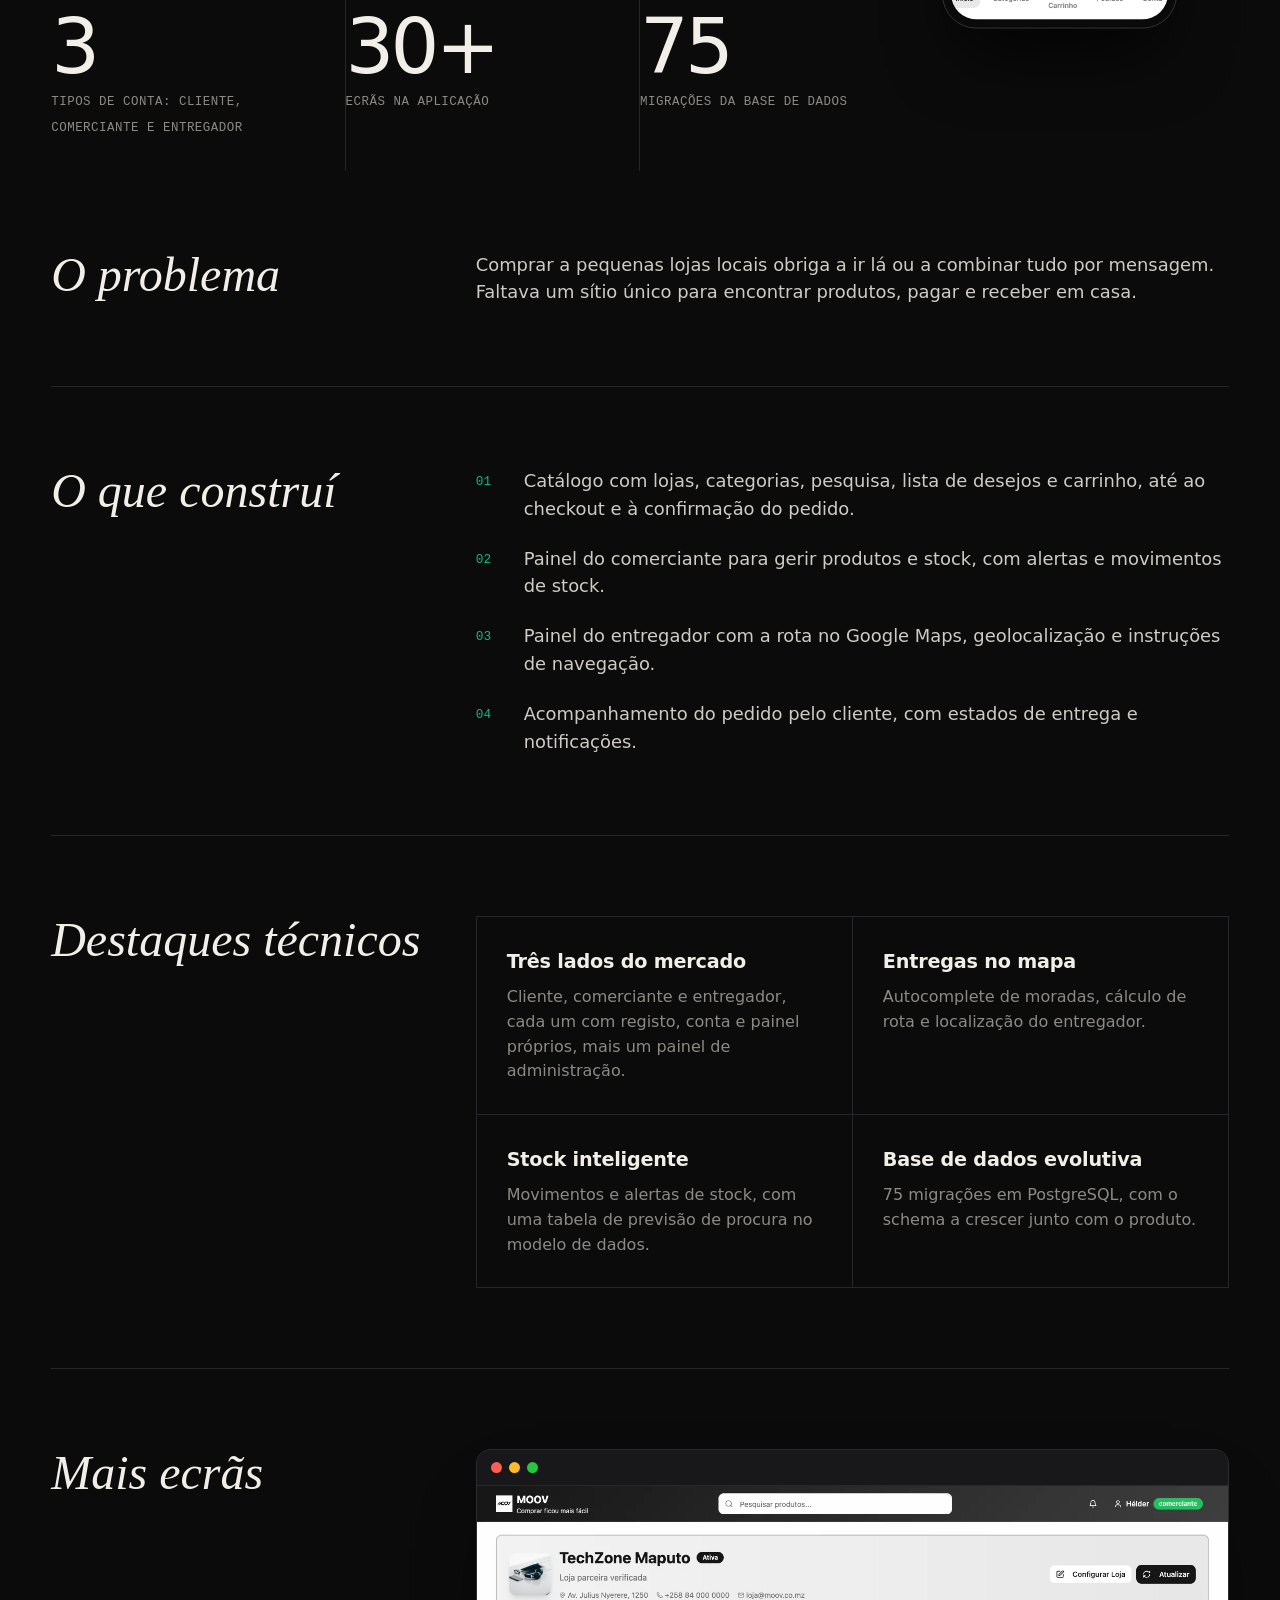
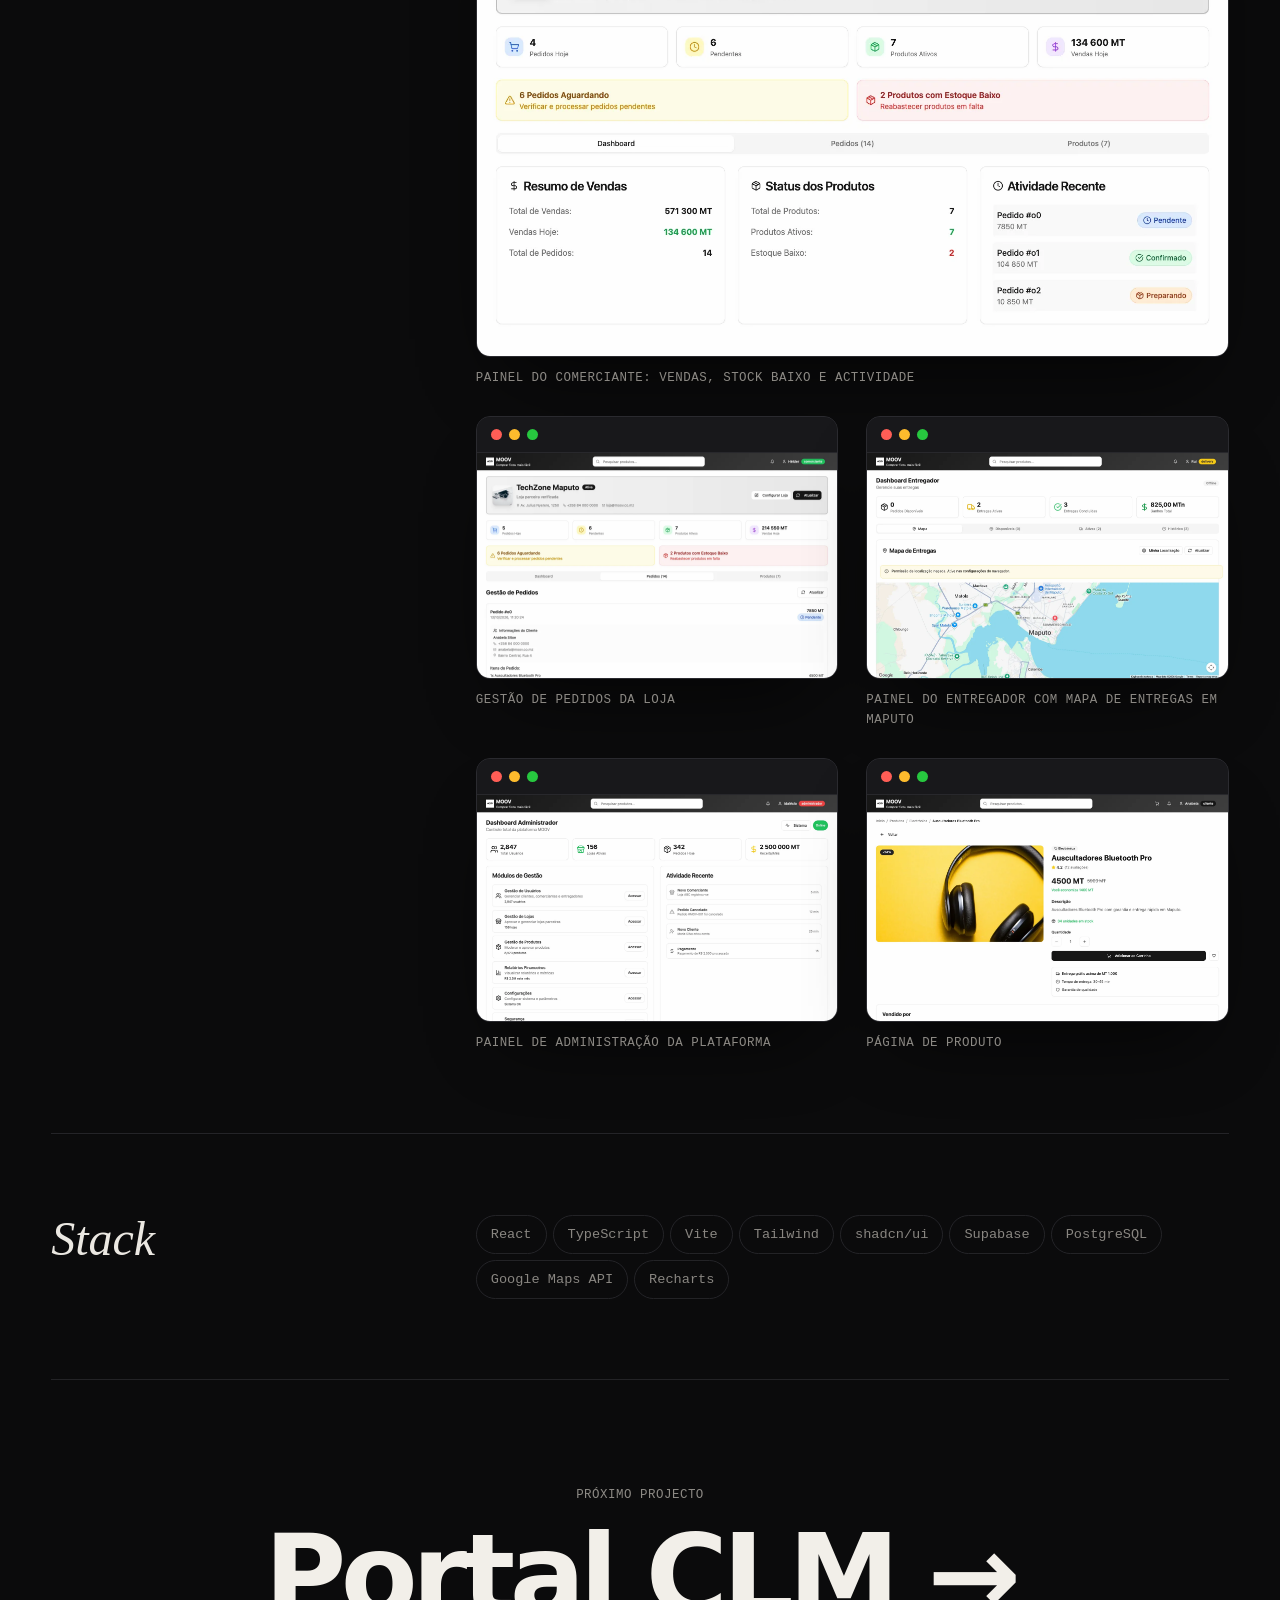
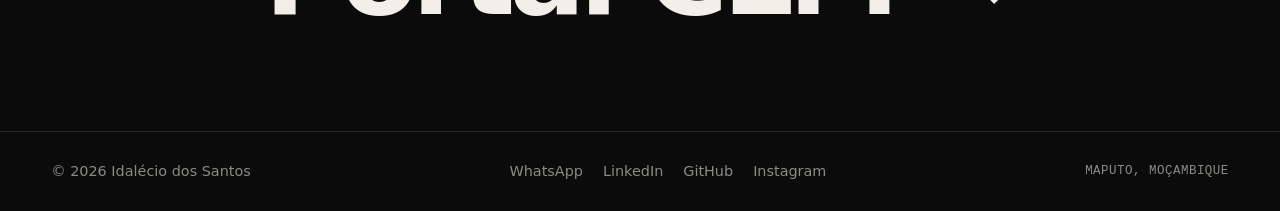
<file: projetos/moov/index.html>
<!DOCTYPE html><html lang="pt"><head><meta charset="utf-8"><meta name="viewport" content="width=device-width, initial-scale=1"><meta http-equiv="Content-Security-Policy" content="default-src 'self'; script-src 'self'; style-src 'self' 'unsafe-inline' https://fonts.googleapis.com; font-src https://fonts.gstatic.com; img-src 'self' data:; connect-src 'self'; object-src 'none'; base-uri 'self'; form-action 'none'; upgrade-insecure-requests"><meta name="referrer" content="strict-origin-when-cross-origin"><title>MOOV — Idalécio dos Santos</title><meta name="description" content="Um marketplace com três lados: as lojas vendem, os clientes compram e os entregadores levam, com a rota no mapa e o pedido acompanhado do carrinho até à porta."><meta property="og:title" content="MOOV — Idalécio dos Santos"><meta property="og:description" content="Um marketplace com três lados: as lojas vendem, os clientes compram e os entregadores levam, com a rota no mapa e o pedido acompanhado do carrinho até à porta."><meta name="astro-view-transitions-enabled" content="true"><meta name="astro-view-transitions-fallback" content="animate"><script type="module" src="/_astro/ClientRouter.astro_astro_type_script_index_0_lang.BDCjmQ8c.js"></script><link rel="icon" href="/favicon.svg" type="image/svg+xml"><link rel="preconnect" href="https://fonts.googleapis.com"><link rel="preconnect" href="https://fonts.gstatic.com" crossorigin><link href="https://fonts.googleapis.com/css2?family=Instrument+Serif:ital@0;1&family=Inter+Tight:wght@400;500;600;700&family=JetBrains+Mono:wght@400;500&display=swap" rel="stylesheet"><link rel="stylesheet" href="/_astro/projetos.DRDKUBZj.css"></head><body><div class="grain" aria-hidden="true"></div><div data-astro-transition-persist="astro-gyrtbwwo-1" class="cursor" aria-hidden="true"></div><header class="nav"><a href="/" class="nav__logo">Idalécio dos Santos<span>.</span></a><nav><a href="/#projetos">Projectos</a><a href="/#servicos">Serviços</a><a href="/#contacto" class="nav__cta">Falar comigo</a></nav></header><main style="--cor:#10b981"><section class="caso-hero wrap"><a href="/#projetos" class="mono">← Todos os projectos</a><h1 class="hero__line"><span style="view-transition-name: titulo-moov">MOOV</span></h1><p class="caso-hero__resumo">Um marketplace com três lados: as lojas vendem, os clientes compram e os entregadores levam, com a rota no mapa e o pedido acompanhado do carrinho até à porta.</p><div class="caso-meta"><div><span class="mono">Cliente</span><span>Projecto próprio</span></div><div><span class="mono">Tipo</span><span>Marketplace multi-loja com entregas</span></div><div><span class="mono">Ano</span><span>2025</span></div><div><span class="mono">Endereço</span><span>Por publicar</span></div></div></section><section class="wrap" data-reveal><div class="mockup"><div class="browser"><div class="browser__bar"><i></i><i></i><i></i></div><img src="/shots/moov.webp" alt="Ecrã do MOOV" width="1440" height="900" loading="eager"></div><div class="phone" data-parallax><img src="/shots/moov-m.webp" alt="Ecrã do MOOV — versão móvel" width="390" height="844" loading="eager"></div></div></section><section class="wrap"><div class="stats" style="margin-top:56px" data-reveal><div class="stat"><b>3</b><span class="mono">tipos de conta: cliente, comerciante e entregador</span></div><div class="stat"><b>30+</b><span class="mono">ecrãs na aplicação</span></div><div class="stat"><b>75</b><span class="mono">migrações da base de dados</span></div></div><div class="caso-grid" data-reveal><h2>O problema</h2><p style="margin:0">Comprar a pequenas lojas locais obriga a ir lá ou a combinar tudo por mensagem. Faltava um sítio único para encontrar produtos, pagar e receber em casa.</p></div><div class="caso-grid" data-reveal><h2>O que construí</h2><ol><li>Catálogo com lojas, categorias, pesquisa, lista de desejos e carrinho, até ao checkout e à confirmação do pedido.</li><li>Painel do comerciante para gerir produtos e stock, com alertas e movimentos de stock.</li><li>Painel do entregador com a rota no Google Maps, geolocalização e instruções de navegação.</li><li>Acompanhamento do pedido pelo cliente, com estados de entrega e notificações.</li></ol></div><div class="caso-grid" data-reveal><h2>Destaques técnicos</h2><div class="destaques"><div><h3>Três lados do mercado</h3><p>Cliente, comerciante e entregador, cada um com registo, conta e painel próprios, mais um painel de administração.</p></div><div><h3>Entregas no mapa</h3><p>Autocomplete de moradas, cálculo de rota e localização do entregador.</p></div><div><h3>Stock inteligente</h3><p>Movimentos e alertas de stock, com uma tabela de previsão de procura no modelo de dados.</p></div><div><h3>Base de dados evolutiva</h3><p>75 migrações em PostgreSQL, com o schema a crescer junto com o produto.</p></div></div></div><div class="caso-grid" data-reveal><h2>Mais ecrãs</h2><div class="ecras"><figure><div class="browser"><div class="browser__bar"><i></i><i></i><i></i></div><img src="/shots/moov-comerciante.webp" alt="Painel do comerciante: vendas, stock baixo e actividade" loading="lazy" width="1440" height="900"></div><figcaption class="mono">Painel do comerciante: vendas, stock baixo e actividade</figcaption></figure><figure><div class="browser"><div class="browser__bar"><i></i><i></i><i></i></div><img src="/shots/moov-pedidos.webp" alt="Gestão de pedidos da loja" loading="lazy" width="1440" height="900"></div><figcaption class="mono">Gestão de pedidos da loja</figcaption></figure><figure><div class="browser"><div class="browser__bar"><i></i><i></i><i></i></div><img src="/shots/moov-entregas.webp" alt="Painel do entregador com mapa de entregas em Maputo" loading="lazy" width="1440" height="900"></div><figcaption class="mono">Painel do entregador com mapa de entregas em Maputo</figcaption></figure><figure><div class="browser"><div class="browser__bar"><i></i><i></i><i></i></div><img src="/shots/moov-admin.webp" alt="Painel de administração da plataforma" loading="lazy" width="1440" height="900"></div><figcaption class="mono">Painel de administração da plataforma</figcaption></figure><figure><div class="browser"><div class="browser__bar"><i></i><i></i><i></i></div><img src="/shots/moov-produto.webp" alt="Página de produto" loading="lazy" width="1440" height="900"></div><figcaption class="mono">Página de produto</figcaption></figure></div></div><div class="caso-grid" data-reveal><h2>Stack</h2><div class="chips"><span class="chip" style="font-size:.85rem;padding:8px 14px">React</span><span class="chip" style="font-size:.85rem;padding:8px 14px">TypeScript</span><span class="chip" style="font-size:.85rem;padding:8px 14px">Vite</span><span class="chip" style="font-size:.85rem;padding:8px 14px">Tailwind</span><span class="chip" style="font-size:.85rem;padding:8px 14px">shadcn/ui</span><span class="chip" style="font-size:.85rem;padding:8px 14px">Supabase</span><span class="chip" style="font-size:.85rem;padding:8px 14px">PostgreSQL</span><span class="chip" style="font-size:.85rem;padding:8px 14px">Google Maps API</span><span class="chip" style="font-size:.85rem;padding:8px 14px">Recharts</span></div></div></section><a href="/projetos/portal-clm/" class="proximo wrap"><span class="mono">Próximo projecto</span><b>Portal CLM →</b></a></main><footer class="footer"><span>© 2026 Idalécio dos Santos</span><nav class="footer__redes" aria-label="Redes sociais"><a href="https://wa.me/258862015670?text=Ol%C3%A1%20Idal%C3%A9cio%2C%20vi%20o%20seu%20portf%C3%B3lio%20e%20gostaria%20de%20falar%20sobre%20um%20projecto." target="_blank" rel="noopener noreferrer">WhatsApp</a><a href="https://www.linkedin.com/in/idalecio-antonio-24977a31b" target="_blank" rel="noopener noreferrer">LinkedIn</a><a href="https://github.com/Idalecio570" target="_blank" rel="noopener noreferrer">GitHub</a><a href="https://www.instagram.com/fulan_570/" target="_blank" rel="noopener noreferrer">Instagram</a></nav><span class="mono">Maputo, Moçambique</span></footer><script type="module" src="/_astro/Base.astro_astro_type_script_index_0_lang.CiMzyYdl.js"></script></body></html>
</file>
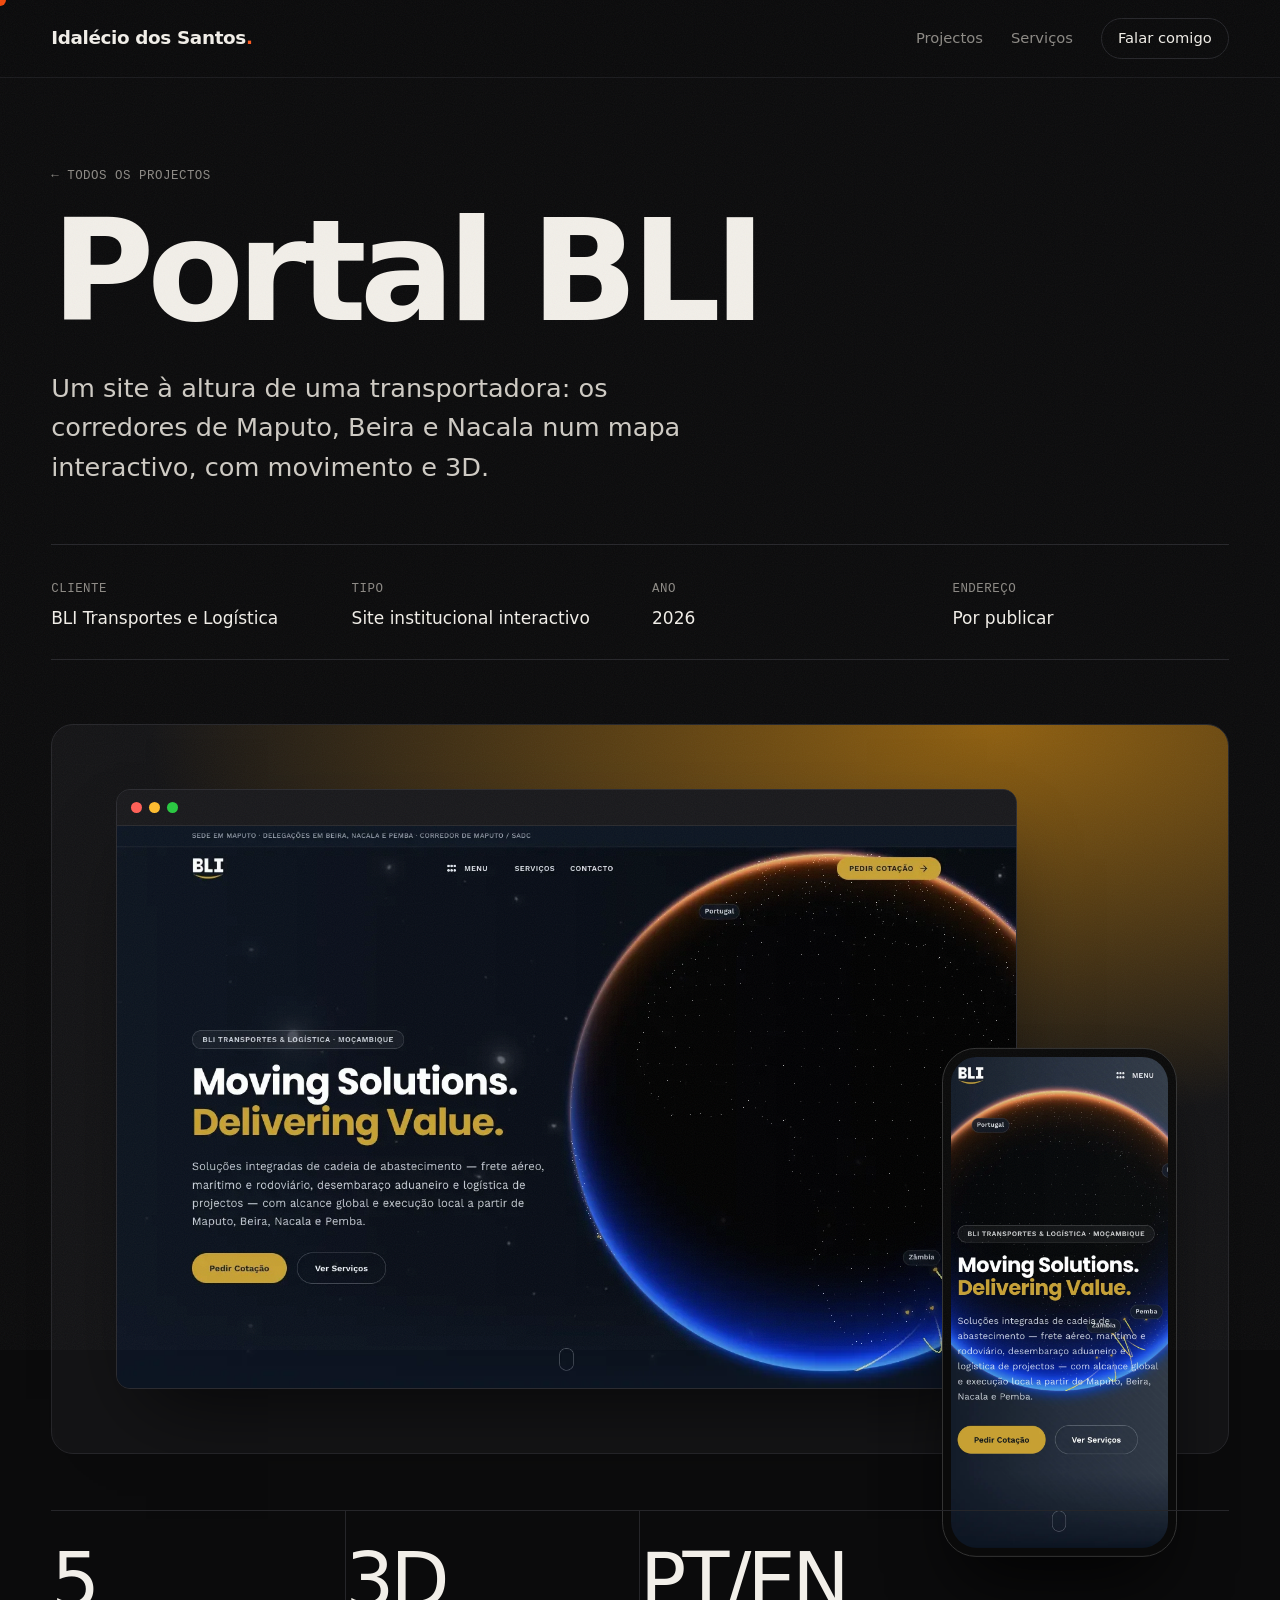
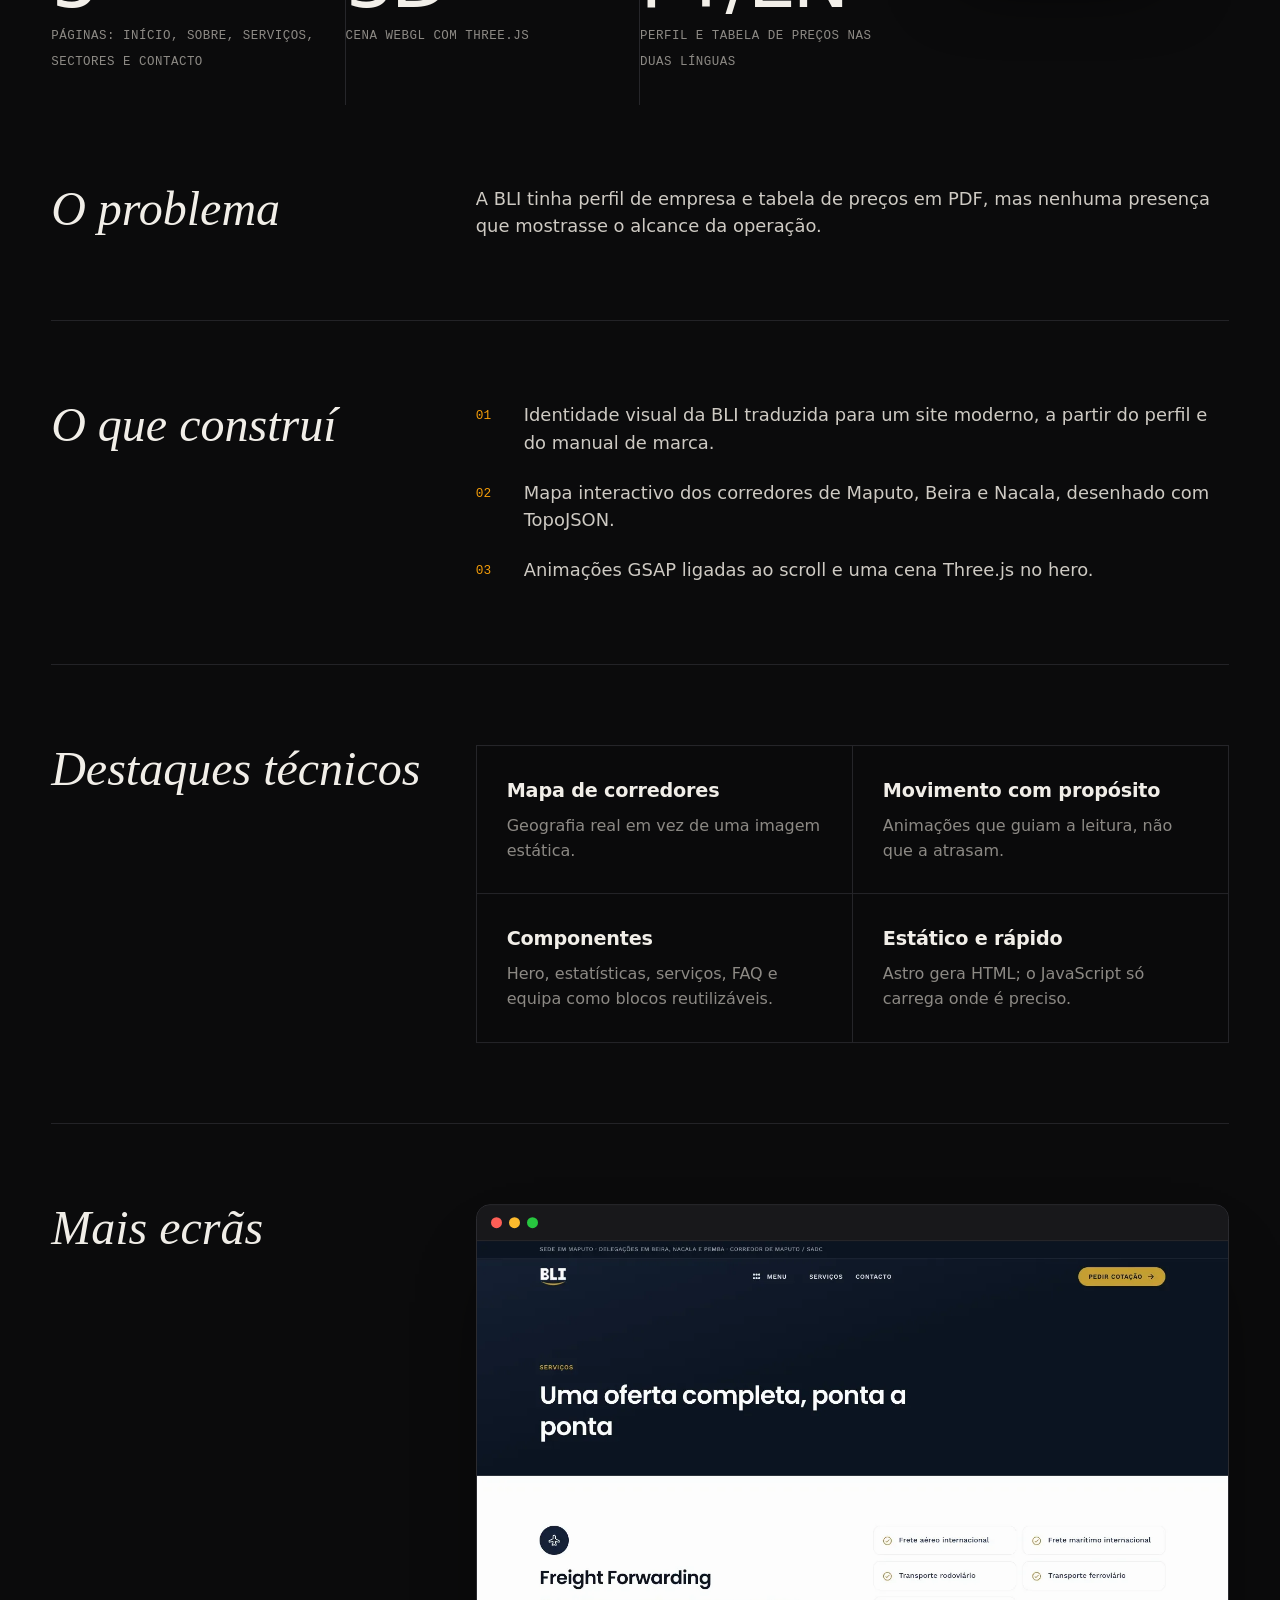
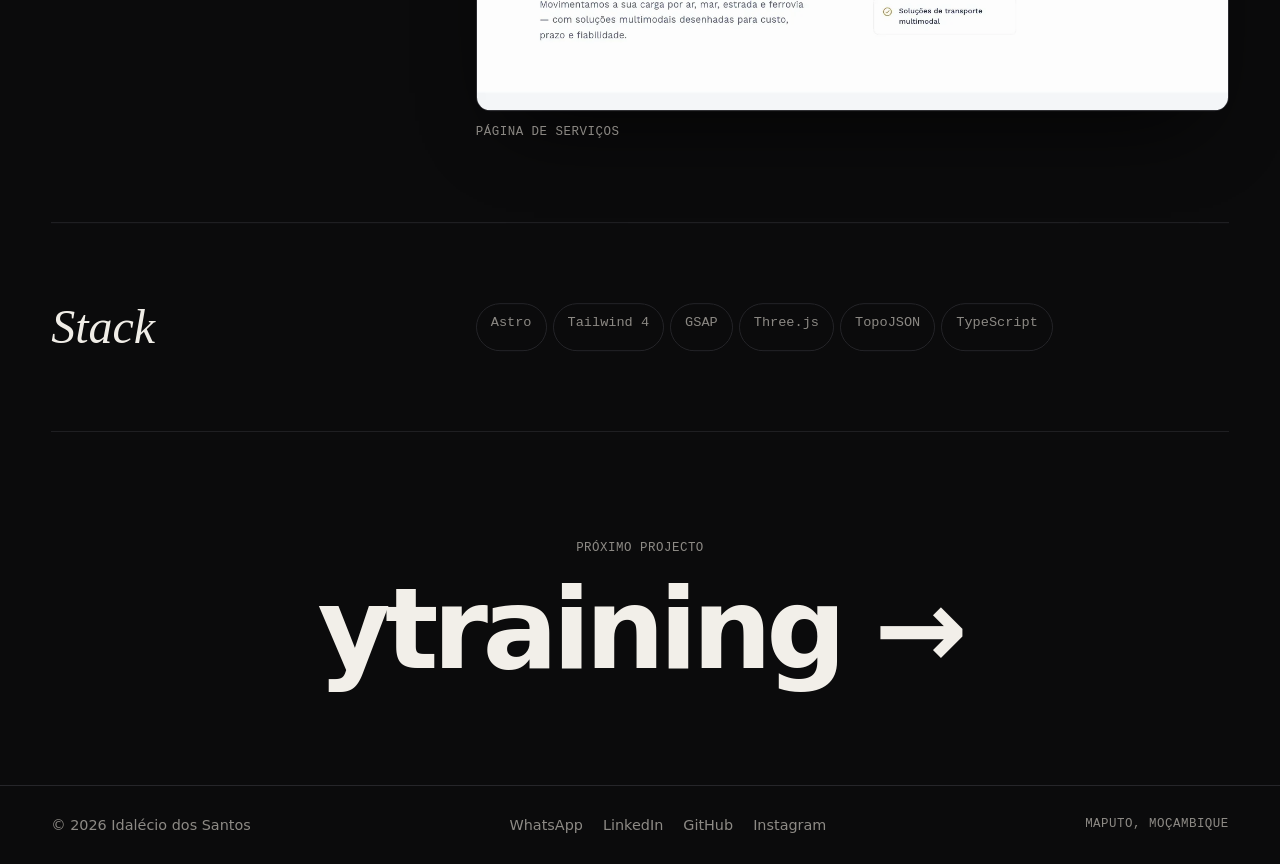
<file: projetos/portal-bli/index.html>
<!DOCTYPE html><html lang="pt"><head><meta charset="utf-8"><meta name="viewport" content="width=device-width, initial-scale=1"><meta http-equiv="Content-Security-Policy" content="default-src 'self'; script-src 'self'; style-src 'self' 'unsafe-inline' https://fonts.googleapis.com; font-src https://fonts.gstatic.com; img-src 'self' data:; connect-src 'self'; object-src 'none'; base-uri 'self'; form-action 'none'; upgrade-insecure-requests"><meta name="referrer" content="strict-origin-when-cross-origin"><title>Portal BLI — Idalécio dos Santos</title><meta name="description" content="Um site à altura de uma transportadora: os corredores de Maputo, Beira e Nacala num mapa interactivo, com movimento e 3D."><meta property="og:title" content="Portal BLI — Idalécio dos Santos"><meta property="og:description" content="Um site à altura de uma transportadora: os corredores de Maputo, Beira e Nacala num mapa interactivo, com movimento e 3D."><meta name="astro-view-transitions-enabled" content="true"><meta name="astro-view-transitions-fallback" content="animate"><script type="module" src="/_astro/ClientRouter.astro_astro_type_script_index_0_lang.BDCjmQ8c.js"></script><link rel="icon" href="/favicon.svg" type="image/svg+xml"><link rel="preconnect" href="https://fonts.googleapis.com"><link rel="preconnect" href="https://fonts.gstatic.com" crossorigin><link href="https://fonts.googleapis.com/css2?family=Instrument+Serif:ital@0;1&family=Inter+Tight:wght@400;500;600;700&family=JetBrains+Mono:wght@400;500&display=swap" rel="stylesheet"><link rel="stylesheet" href="/_astro/projetos.DRDKUBZj.css"></head><body><div class="grain" aria-hidden="true"></div><div data-astro-transition-persist="astro-gyrtbwwo-1" class="cursor" aria-hidden="true"></div><header class="nav"><a href="/" class="nav__logo">Idalécio dos Santos<span>.</span></a><nav><a href="/#projetos">Projectos</a><a href="/#servicos">Serviços</a><a href="/#contacto" class="nav__cta">Falar comigo</a></nav></header><main style="--cor:#f59e0b"><section class="caso-hero wrap"><a href="/#projetos" class="mono">← Todos os projectos</a><h1 class="hero__line"><span style="view-transition-name: titulo-portal-bli">Portal BLI</span></h1><p class="caso-hero__resumo">Um site à altura de uma transportadora: os corredores de Maputo, Beira e Nacala num mapa interactivo, com movimento e 3D.</p><div class="caso-meta"><div><span class="mono">Cliente</span><span>BLI Transportes e Logística</span></div><div><span class="mono">Tipo</span><span>Site institucional interactivo</span></div><div><span class="mono">Ano</span><span>2026</span></div><div><span class="mono">Endereço</span><span>Por publicar</span></div></div></section><section class="wrap" data-reveal><div class="mockup"><div class="browser"><div class="browser__bar"><i></i><i></i><i></i></div><img src="/shots/bli.webp" alt="Ecrã do Portal BLI" width="1440" height="900" loading="eager"></div><div class="phone" data-parallax><img src="/shots/bli-m.webp" alt="Ecrã do Portal BLI — versão móvel" width="390" height="844" loading="eager"></div></div></section><section class="wrap"><div class="stats" style="margin-top:56px" data-reveal><div class="stat"><b>5</b><span class="mono">páginas: início, sobre, serviços, sectores e contacto</span></div><div class="stat"><b>3D</b><span class="mono">cena WebGL com Three.js</span></div><div class="stat"><b>PT/EN</b><span class="mono">perfil e tabela de preços nas duas línguas</span></div></div><div class="caso-grid" data-reveal><h2>O problema</h2><p style="margin:0">A BLI tinha perfil de empresa e tabela de preços em PDF, mas nenhuma presença que mostrasse o alcance da operação.</p></div><div class="caso-grid" data-reveal><h2>O que construí</h2><ol><li>Identidade visual da BLI traduzida para um site moderno, a partir do perfil e do manual de marca.</li><li>Mapa interactivo dos corredores de Maputo, Beira e Nacala, desenhado com TopoJSON.</li><li>Animações GSAP ligadas ao scroll e uma cena Three.js no hero.</li></ol></div><div class="caso-grid" data-reveal><h2>Destaques técnicos</h2><div class="destaques"><div><h3>Mapa de corredores</h3><p>Geografia real em vez de uma imagem estática.</p></div><div><h3>Movimento com propósito</h3><p>Animações que guiam a leitura, não que a atrasam.</p></div><div><h3>Componentes</h3><p>Hero, estatísticas, serviços, FAQ e equipa como blocos reutilizáveis.</p></div><div><h3>Estático e rápido</h3><p>Astro gera HTML; o JavaScript só carrega onde é preciso.</p></div></div></div><div class="caso-grid" data-reveal><h2>Mais ecrãs</h2><div class="ecras"><figure><div class="browser"><div class="browser__bar"><i></i><i></i><i></i></div><img src="/shots/bli-servicos.webp" alt="Página de serviços" loading="lazy" width="1440" height="900"></div><figcaption class="mono">Página de serviços</figcaption></figure></div></div><div class="caso-grid" data-reveal><h2>Stack</h2><div class="chips"><span class="chip" style="font-size:.85rem;padding:8px 14px">Astro</span><span class="chip" style="font-size:.85rem;padding:8px 14px">Tailwind 4</span><span class="chip" style="font-size:.85rem;padding:8px 14px">GSAP</span><span class="chip" style="font-size:.85rem;padding:8px 14px">Three.js</span><span class="chip" style="font-size:.85rem;padding:8px 14px">TopoJSON</span><span class="chip" style="font-size:.85rem;padding:8px 14px">TypeScript</span></div></div></section><a href="/projetos/ytraining/" class="proximo wrap"><span class="mono">Próximo projecto</span><b>ytraining →</b></a></main><footer class="footer"><span>© 2026 Idalécio dos Santos</span><nav class="footer__redes" aria-label="Redes sociais"><a href="https://wa.me/258862015670?text=Ol%C3%A1%20Idal%C3%A9cio%2C%20vi%20o%20seu%20portf%C3%B3lio%20e%20gostaria%20de%20falar%20sobre%20um%20projecto." target="_blank" rel="noopener noreferrer">WhatsApp</a><a href="https://www.linkedin.com/in/idalecio-antonio-24977a31b" target="_blank" rel="noopener noreferrer">LinkedIn</a><a href="https://github.com/Idalecio570" target="_blank" rel="noopener noreferrer">GitHub</a><a href="https://www.instagram.com/fulan_570/" target="_blank" rel="noopener noreferrer">Instagram</a></nav><span class="mono">Maputo, Moçambique</span></footer><script type="module" src="/_astro/Base.astro_astro_type_script_index_0_lang.CiMzyYdl.js"></script></body></html>
</file>
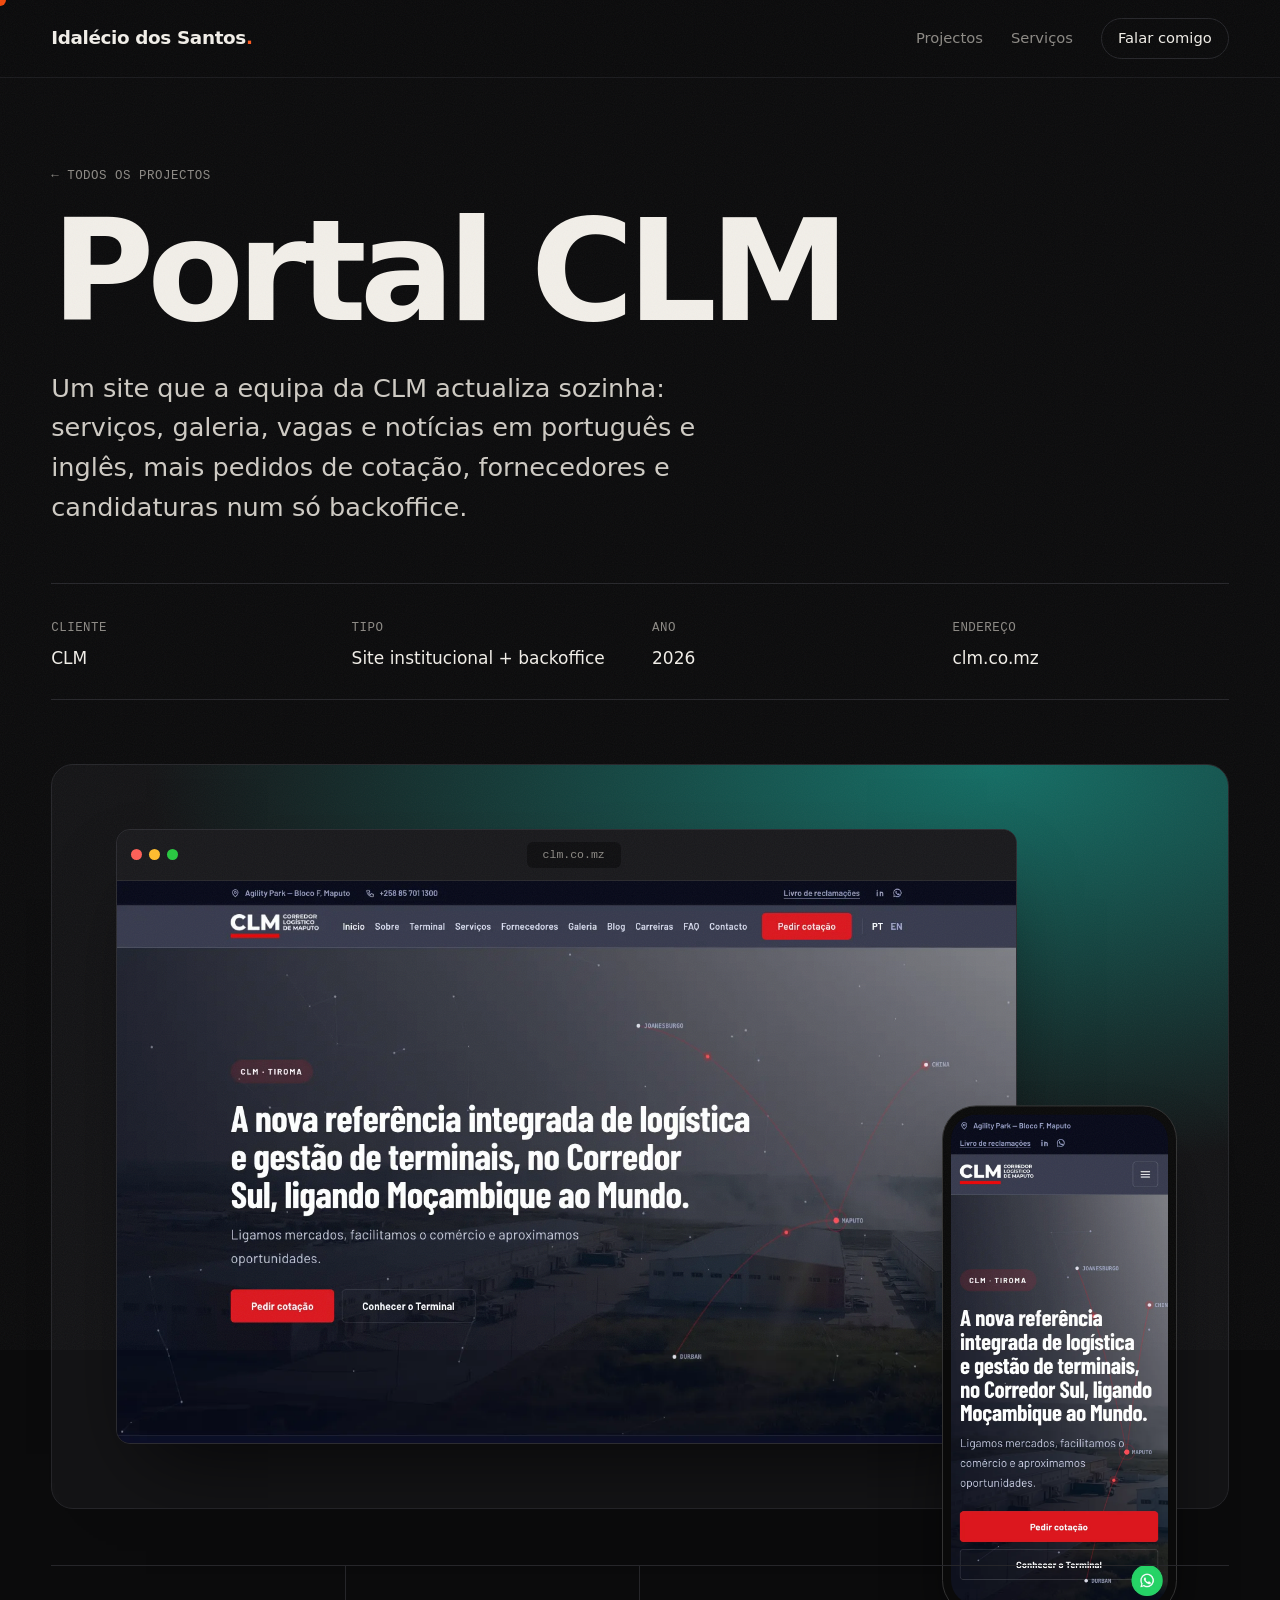
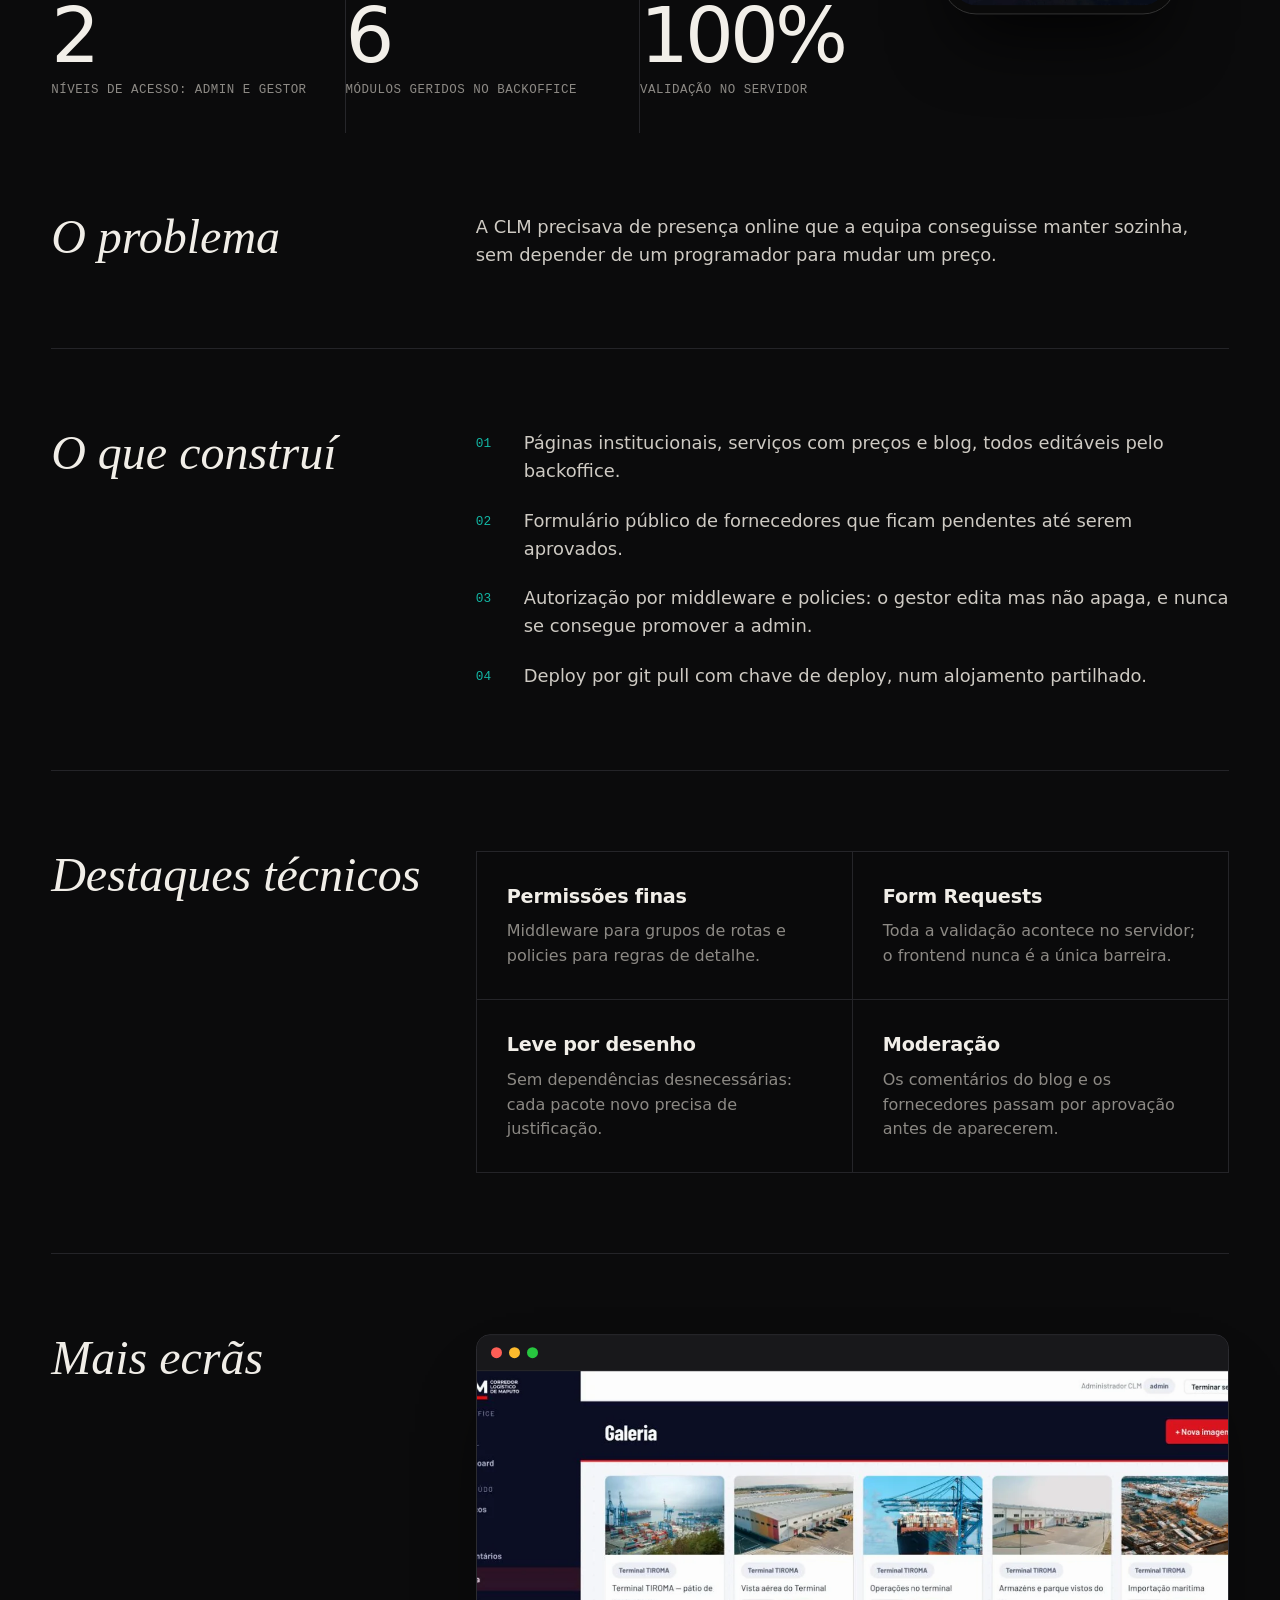
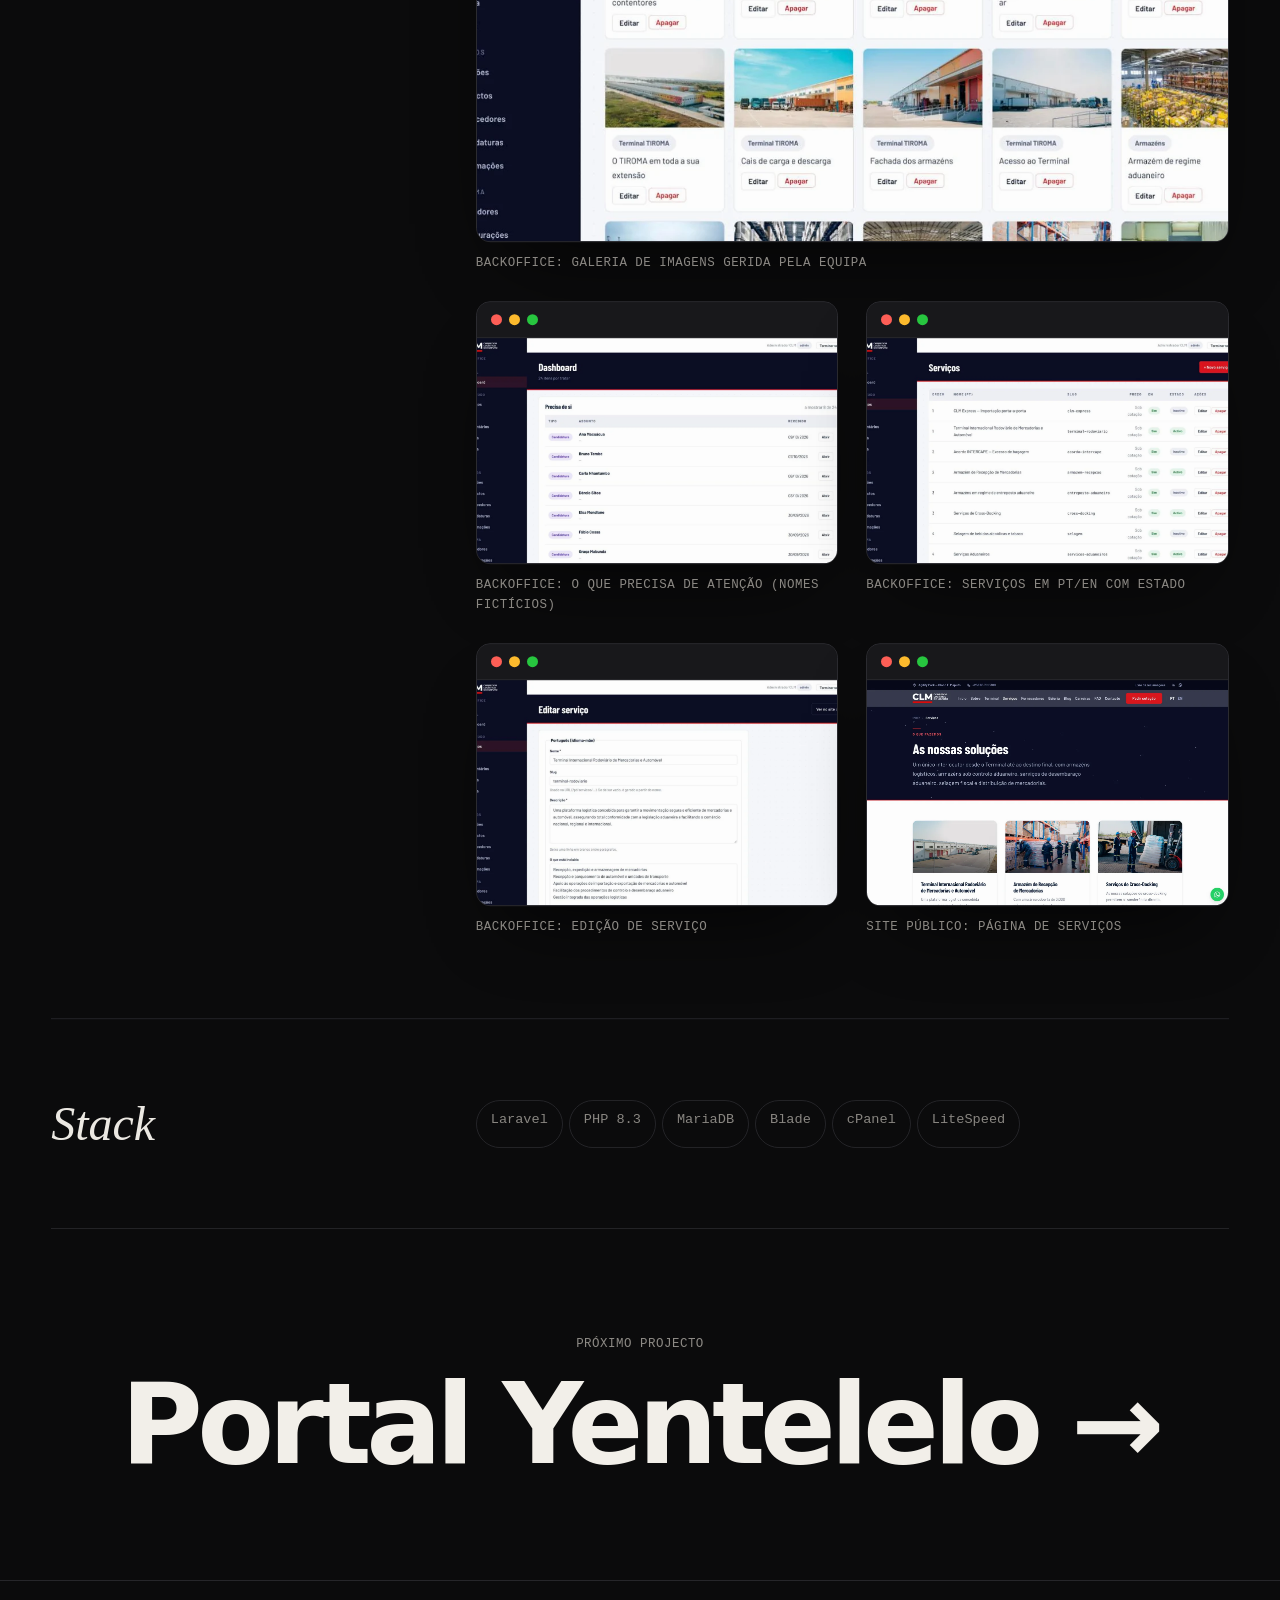
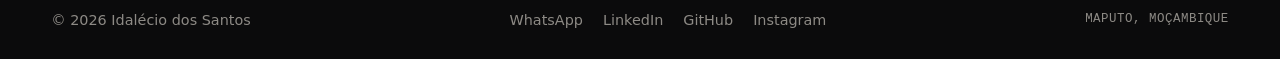
<file: projetos/portal-clm/index.html>
<!DOCTYPE html><html lang="pt"><head><meta charset="utf-8"><meta name="viewport" content="width=device-width, initial-scale=1"><meta http-equiv="Content-Security-Policy" content="default-src 'self'; script-src 'self'; style-src 'self' 'unsafe-inline' https://fonts.googleapis.com; font-src https://fonts.gstatic.com; img-src 'self' data:; connect-src 'self'; object-src 'none'; base-uri 'self'; form-action 'none'; upgrade-insecure-requests"><meta name="referrer" content="strict-origin-when-cross-origin"><title>Portal CLM — Idalécio dos Santos</title><meta name="description" content="Um site que a equipa da CLM actualiza sozinha: serviços, galeria, vagas e notícias em português e inglês, mais pedidos de cotação, fornecedores e candidaturas num só backoffice."><meta property="og:title" content="Portal CLM — Idalécio dos Santos"><meta property="og:description" content="Um site que a equipa da CLM actualiza sozinha: serviços, galeria, vagas e notícias em português e inglês, mais pedidos de cotação, fornecedores e candidaturas num só backoffice."><meta name="astro-view-transitions-enabled" content="true"><meta name="astro-view-transitions-fallback" content="animate"><script type="module" src="/_astro/ClientRouter.astro_astro_type_script_index_0_lang.BDCjmQ8c.js"></script><link rel="icon" href="/favicon.svg" type="image/svg+xml"><link rel="preconnect" href="https://fonts.googleapis.com"><link rel="preconnect" href="https://fonts.gstatic.com" crossorigin><link href="https://fonts.googleapis.com/css2?family=Instrument+Serif:ital@0;1&family=Inter+Tight:wght@400;500;600;700&family=JetBrains+Mono:wght@400;500&display=swap" rel="stylesheet"><link rel="stylesheet" href="/_astro/projetos.DRDKUBZj.css"></head><body><div class="grain" aria-hidden="true"></div><div data-astro-transition-persist="astro-gyrtbwwo-1" class="cursor" aria-hidden="true"></div><header class="nav"><a href="/" class="nav__logo">Idalécio dos Santos<span>.</span></a><nav><a href="/#projetos">Projectos</a><a href="/#servicos">Serviços</a><a href="/#contacto" class="nav__cta">Falar comigo</a></nav></header><main style="--cor:#14b8a6"><section class="caso-hero wrap"><a href="/#projetos" class="mono">← Todos os projectos</a><h1 class="hero__line"><span style="view-transition-name: titulo-portal-clm">Portal CLM</span></h1><p class="caso-hero__resumo">Um site que a equipa da CLM actualiza sozinha: serviços, galeria, vagas e notícias em português e inglês, mais pedidos de cotação, fornecedores e candidaturas num só backoffice.</p><div class="caso-meta"><div><span class="mono">Cliente</span><span>CLM</span></div><div><span class="mono">Tipo</span><span>Site institucional + backoffice</span></div><div><span class="mono">Ano</span><span>2026</span></div><div><span class="mono">Endereço</span><span>clm.co.mz</span></div></div></section><section class="wrap" data-reveal><div class="mockup"><div class="browser"><div class="browser__bar"><i></i><i></i><i></i><span class="browser__url">clm.co.mz</span></div><img src="/shots/clm.webp" alt="Ecrã do Portal CLM" width="1440" height="900" loading="eager"></div><div class="phone" data-parallax><img src="/shots/clm-m.webp" alt="Ecrã do Portal CLM — versão móvel" width="390" height="844" loading="eager"></div></div></section><section class="wrap"><div class="stats" style="margin-top:56px" data-reveal><div class="stat"><b>2</b><span class="mono">níveis de acesso: admin e gestor</span></div><div class="stat"><b>6</b><span class="mono">módulos geridos no backoffice</span></div><div class="stat"><b>100%</b><span class="mono">validação no servidor</span></div></div><div class="caso-grid" data-reveal><h2>O problema</h2><p style="margin:0">A CLM precisava de presença online que a equipa conseguisse manter sozinha, sem depender de um programador para mudar um preço.</p></div><div class="caso-grid" data-reveal><h2>O que construí</h2><ol><li>Páginas institucionais, serviços com preços e blog, todos editáveis pelo backoffice.</li><li>Formulário público de fornecedores que ficam pendentes até serem aprovados.</li><li>Autorização por middleware e policies: o gestor edita mas não apaga, e nunca se consegue promover a admin.</li><li>Deploy por git pull com chave de deploy, num alojamento partilhado.</li></ol></div><div class="caso-grid" data-reveal><h2>Destaques técnicos</h2><div class="destaques"><div><h3>Permissões finas</h3><p>Middleware para grupos de rotas e policies para regras de detalhe.</p></div><div><h3>Form Requests</h3><p>Toda a validação acontece no servidor; o frontend nunca é a única barreira.</p></div><div><h3>Leve por desenho</h3><p>Sem dependências desnecessárias: cada pacote novo precisa de justificação.</p></div><div><h3>Moderação</h3><p>Os comentários do blog e os fornecedores passam por aprovação antes de aparecerem.</p></div></div></div><div class="caso-grid" data-reveal><h2>Mais ecrãs</h2><div class="ecras"><figure><div class="browser"><div class="browser__bar"><i></i><i></i><i></i></div><img src="/shots/clm-admin-galeria.webp" alt="Backoffice: galeria de imagens gerida pela equipa" loading="lazy" width="1440" height="900"></div><figcaption class="mono">Backoffice: galeria de imagens gerida pela equipa</figcaption></figure><figure><div class="browser"><div class="browser__bar"><i></i><i></i><i></i></div><img src="/shots/clm-admin-dashboard.webp" alt="Backoffice: o que precisa de atenção (nomes fictícios)" loading="lazy" width="1440" height="900"></div><figcaption class="mono">Backoffice: o que precisa de atenção (nomes fictícios)</figcaption></figure><figure><div class="browser"><div class="browser__bar"><i></i><i></i><i></i></div><img src="/shots/clm-admin-servicos.webp" alt="Backoffice: serviços em PT/EN com estado" loading="lazy" width="1440" height="900"></div><figcaption class="mono">Backoffice: serviços em PT/EN com estado</figcaption></figure><figure><div class="browser"><div class="browser__bar"><i></i><i></i><i></i></div><img src="/shots/clm-admin-editar.webp" alt="Backoffice: edição de serviço" loading="lazy" width="1440" height="900"></div><figcaption class="mono">Backoffice: edição de serviço</figcaption></figure><figure><div class="browser"><div class="browser__bar"><i></i><i></i><i></i></div><img src="/shots/clm-servicos.webp" alt="Site público: página de serviços" loading="lazy" width="1440" height="900"></div><figcaption class="mono">Site público: página de serviços</figcaption></figure></div></div><div class="caso-grid" data-reveal><h2>Stack</h2><div class="chips"><span class="chip" style="font-size:.85rem;padding:8px 14px">Laravel</span><span class="chip" style="font-size:.85rem;padding:8px 14px">PHP 8.3</span><span class="chip" style="font-size:.85rem;padding:8px 14px">MariaDB</span><span class="chip" style="font-size:.85rem;padding:8px 14px">Blade</span><span class="chip" style="font-size:.85rem;padding:8px 14px">cPanel</span><span class="chip" style="font-size:.85rem;padding:8px 14px">LiteSpeed</span></div></div></section><a href="/projetos/portal-yentelelo/" class="proximo wrap"><span class="mono">Próximo projecto</span><b>Portal Yentelelo →</b></a></main><footer class="footer"><span>© 2026 Idalécio dos Santos</span><nav class="footer__redes" aria-label="Redes sociais"><a href="https://wa.me/258862015670?text=Ol%C3%A1%20Idal%C3%A9cio%2C%20vi%20o%20seu%20portf%C3%B3lio%20e%20gostaria%20de%20falar%20sobre%20um%20projecto." target="_blank" rel="noopener noreferrer">WhatsApp</a><a href="https://www.linkedin.com/in/idalecio-antonio-24977a31b" target="_blank" rel="noopener noreferrer">LinkedIn</a><a href="https://github.com/Idalecio570" target="_blank" rel="noopener noreferrer">GitHub</a><a href="https://www.instagram.com/fulan_570/" target="_blank" rel="noopener noreferrer">Instagram</a></nav><span class="mono">Maputo, Moçambique</span></footer><script type="module" src="/_astro/Base.astro_astro_type_script_index_0_lang.CiMzyYdl.js"></script></body></html>
</file>
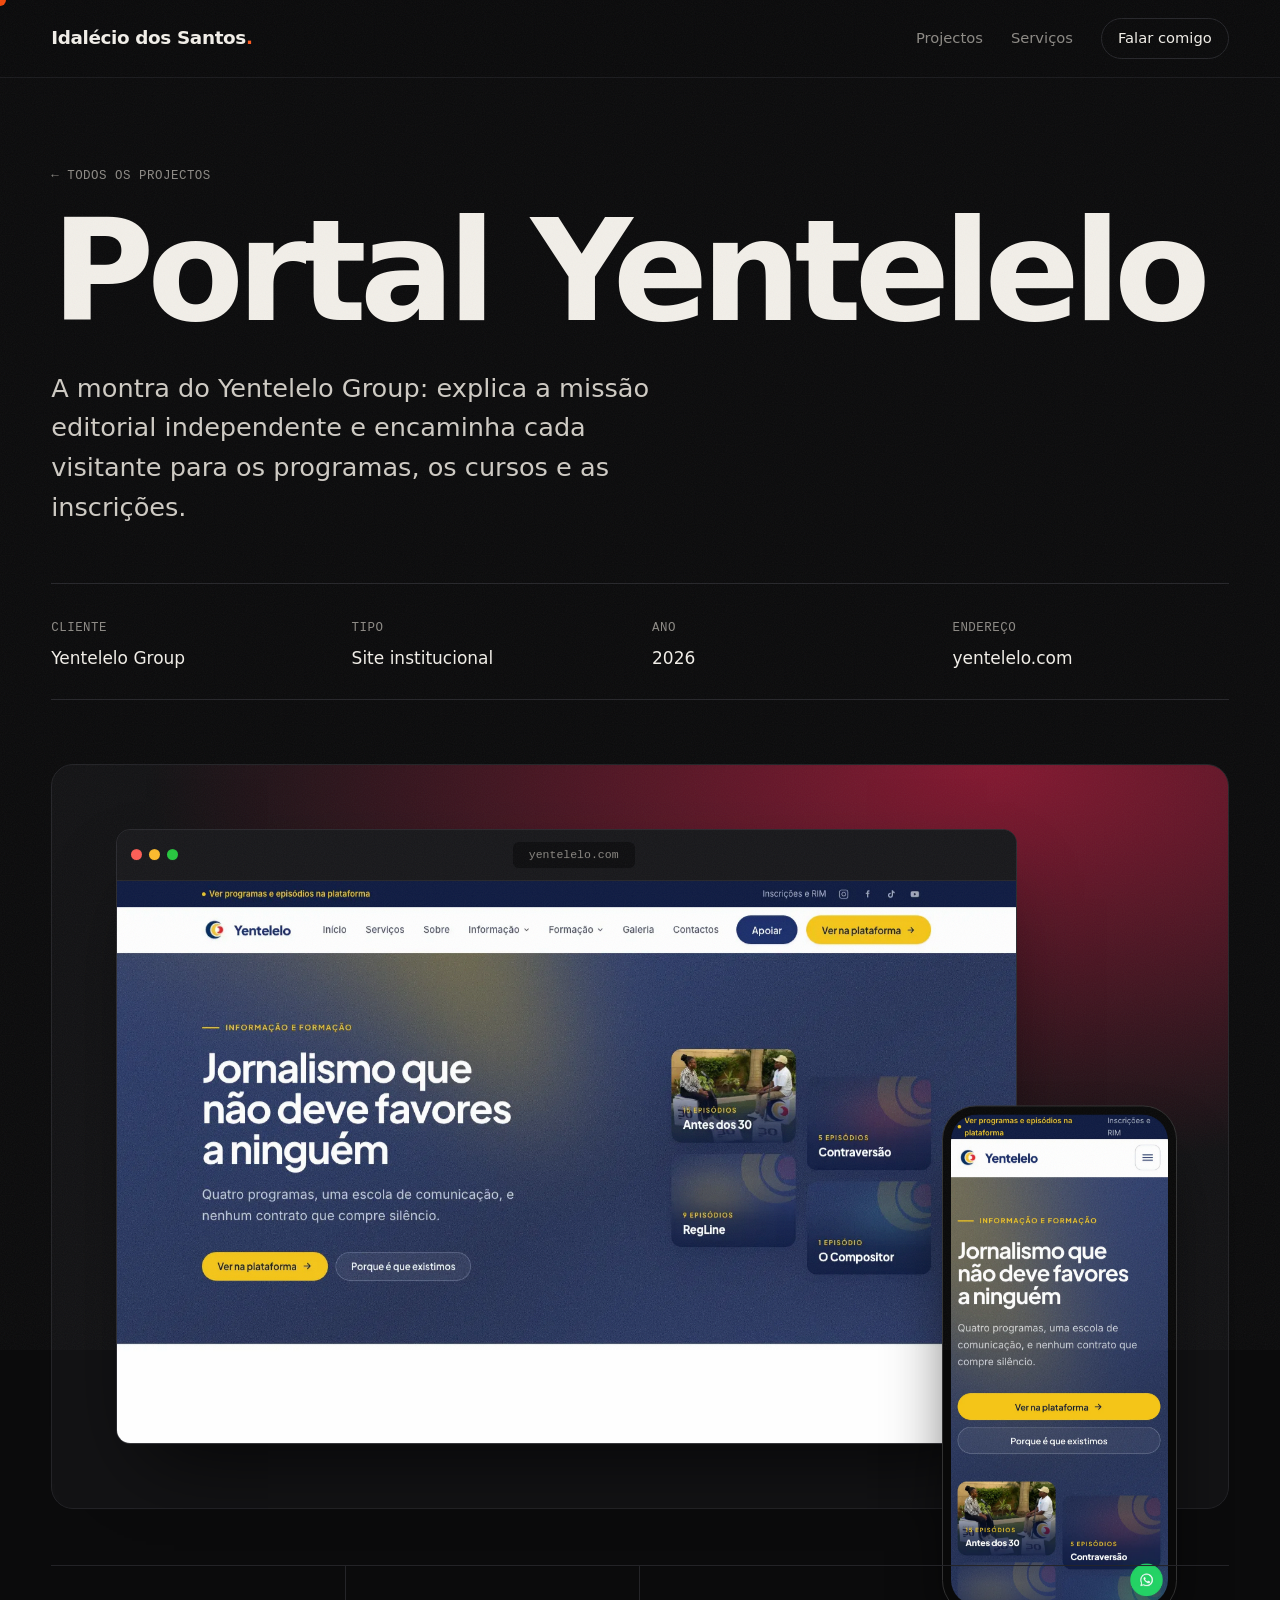
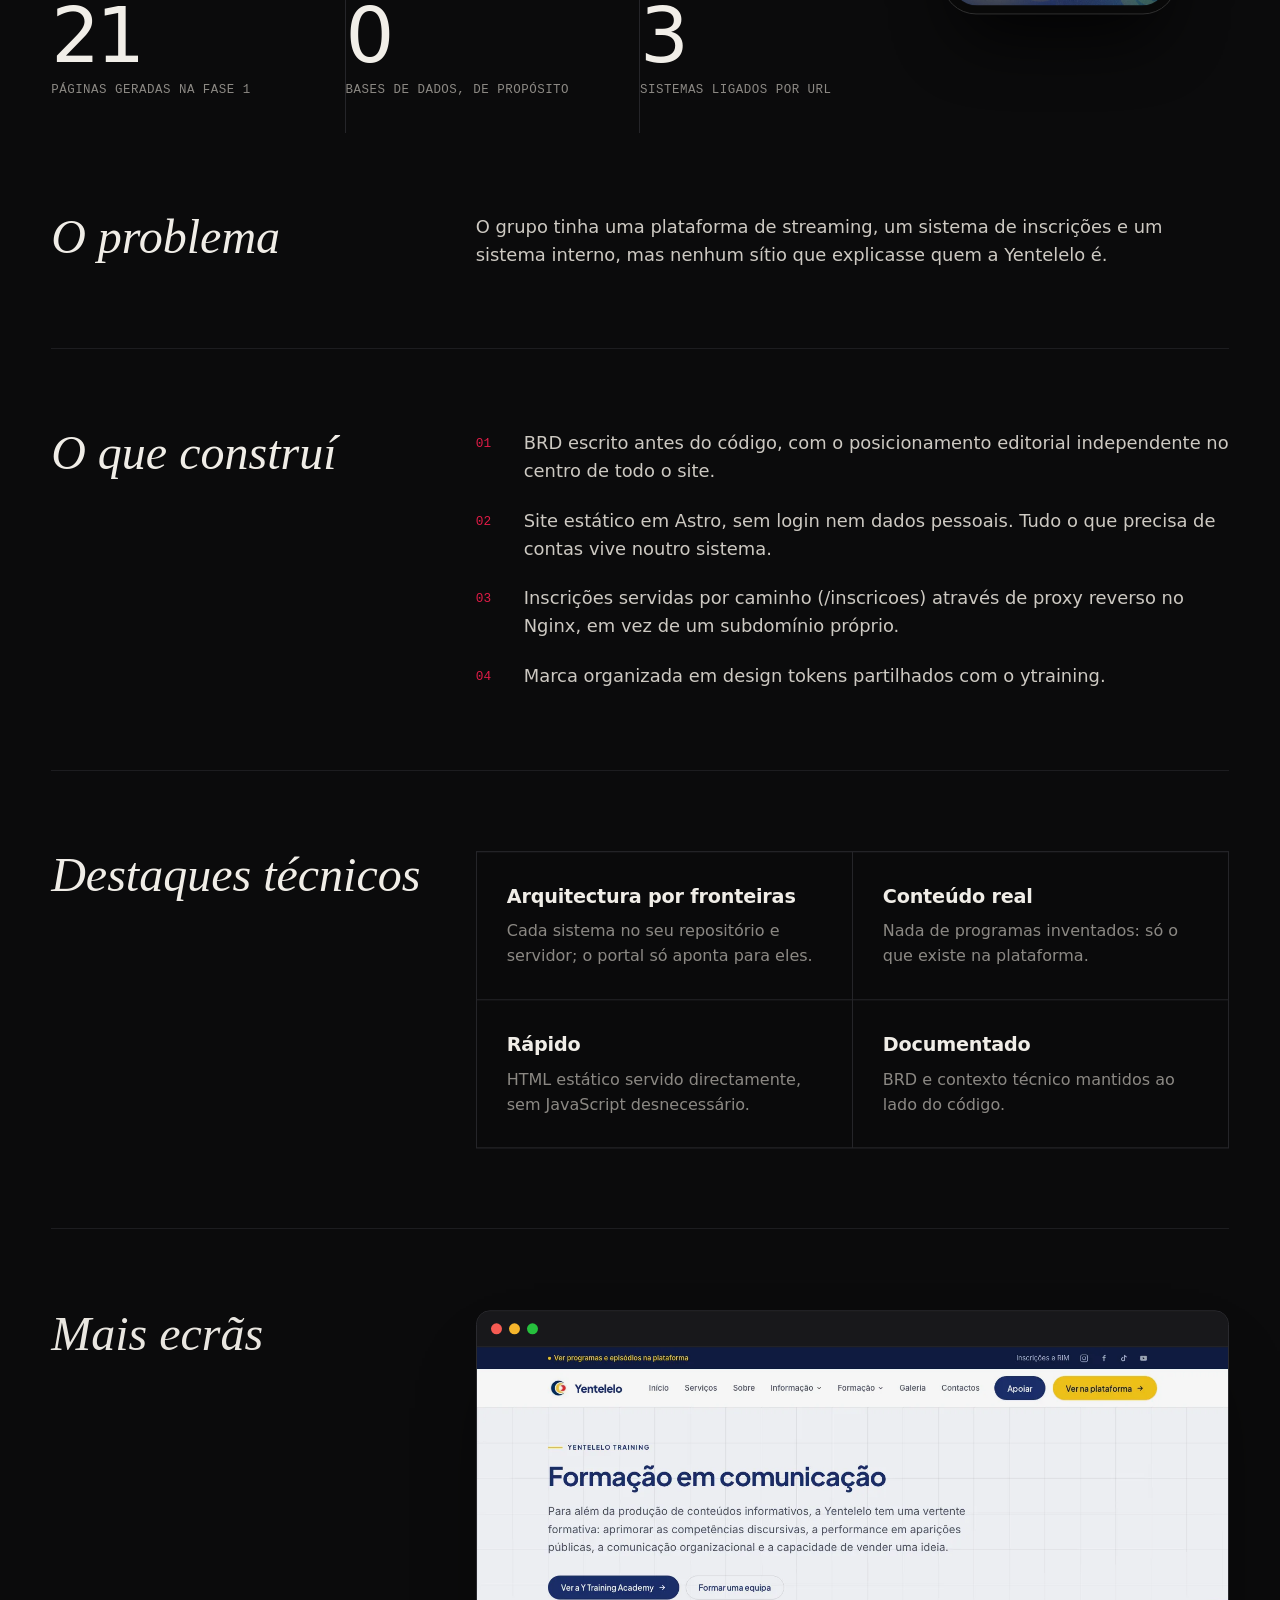
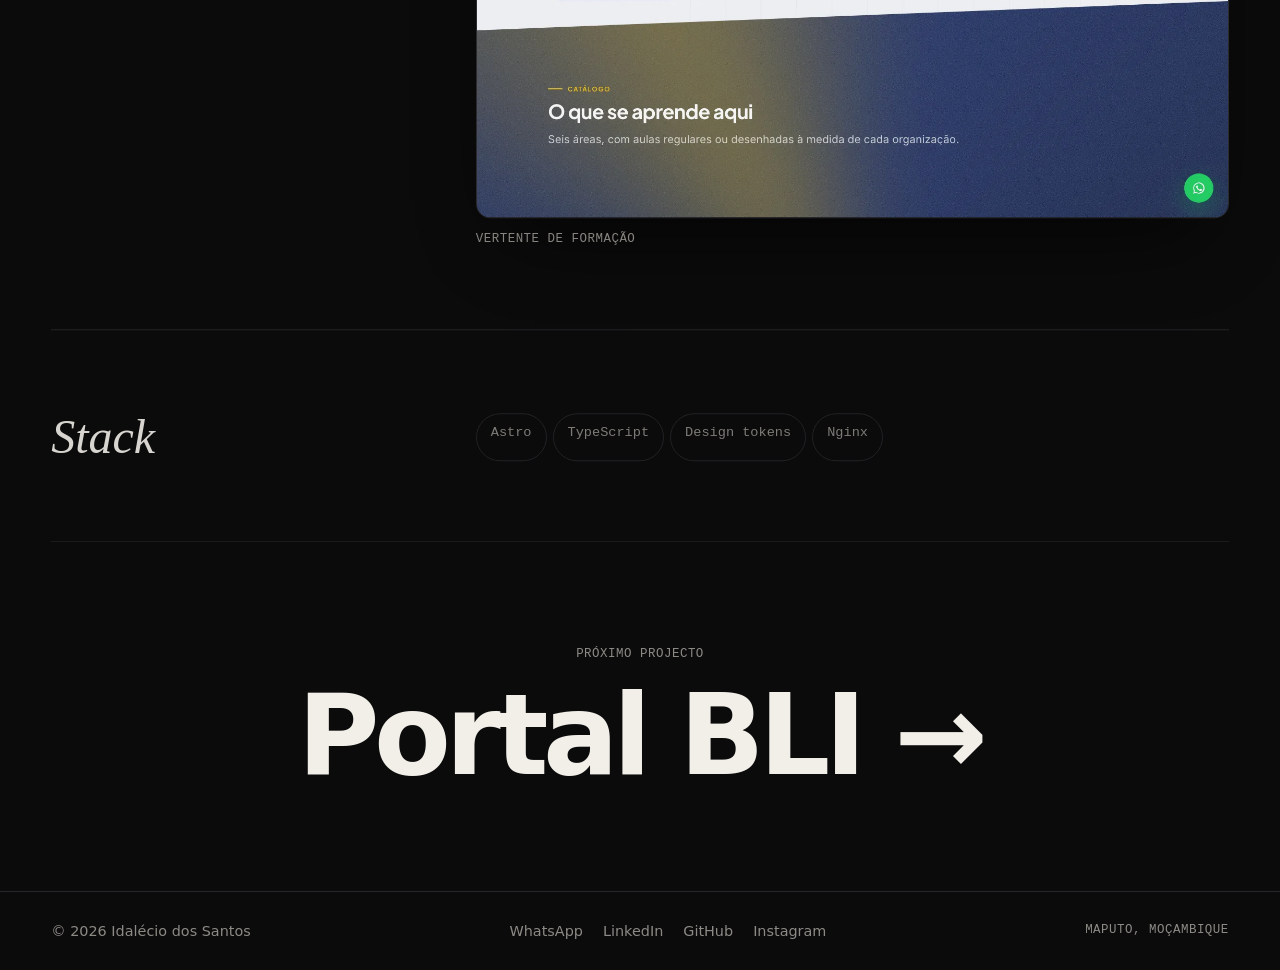
<file: projetos/portal-yentelelo/index.html>
<!DOCTYPE html><html lang="pt"><head><meta charset="utf-8"><meta name="viewport" content="width=device-width, initial-scale=1"><meta http-equiv="Content-Security-Policy" content="default-src 'self'; script-src 'self'; style-src 'self' 'unsafe-inline' https://fonts.googleapis.com; font-src https://fonts.gstatic.com; img-src 'self' data:; connect-src 'self'; object-src 'none'; base-uri 'self'; form-action 'none'; upgrade-insecure-requests"><meta name="referrer" content="strict-origin-when-cross-origin"><title>Portal Yentelelo — Idalécio dos Santos</title><meta name="description" content="A montra do Yentelelo Group: explica a missão editorial independente e encaminha cada visitante para os programas, os cursos e as inscrições."><meta property="og:title" content="Portal Yentelelo — Idalécio dos Santos"><meta property="og:description" content="A montra do Yentelelo Group: explica a missão editorial independente e encaminha cada visitante para os programas, os cursos e as inscrições."><meta name="astro-view-transitions-enabled" content="true"><meta name="astro-view-transitions-fallback" content="animate"><script type="module" src="/_astro/ClientRouter.astro_astro_type_script_index_0_lang.BDCjmQ8c.js"></script><link rel="icon" href="/favicon.svg" type="image/svg+xml"><link rel="preconnect" href="https://fonts.googleapis.com"><link rel="preconnect" href="https://fonts.gstatic.com" crossorigin><link href="https://fonts.googleapis.com/css2?family=Instrument+Serif:ital@0;1&family=Inter+Tight:wght@400;500;600;700&family=JetBrains+Mono:wght@400;500&display=swap" rel="stylesheet"><link rel="stylesheet" href="/_astro/projetos.DRDKUBZj.css"></head><body><div class="grain" aria-hidden="true"></div><div data-astro-transition-persist="astro-gyrtbwwo-1" class="cursor" aria-hidden="true"></div><header class="nav"><a href="/" class="nav__logo">Idalécio dos Santos<span>.</span></a><nav><a href="/#projetos">Projectos</a><a href="/#servicos">Serviços</a><a href="/#contacto" class="nav__cta">Falar comigo</a></nav></header><main style="--cor:#e11d48"><section class="caso-hero wrap"><a href="/#projetos" class="mono">← Todos os projectos</a><h1 class="hero__line"><span style="view-transition-name: titulo-portal-yentelelo">Portal Yentelelo</span></h1><p class="caso-hero__resumo">A montra do Yentelelo Group: explica a missão editorial independente e encaminha cada visitante para os programas, os cursos e as inscrições.</p><div class="caso-meta"><div><span class="mono">Cliente</span><span>Yentelelo Group</span></div><div><span class="mono">Tipo</span><span>Site institucional</span></div><div><span class="mono">Ano</span><span>2026</span></div><div><span class="mono">Endereço</span><span>yentelelo.com</span></div></div></section><section class="wrap" data-reveal><div class="mockup"><div class="browser"><div class="browser__bar"><i></i><i></i><i></i><span class="browser__url">yentelelo.com</span></div><img src="/shots/yentelelo.webp" alt="Ecrã do Portal Yentelelo" width="1440" height="900" loading="eager"></div><div class="phone" data-parallax><img src="/shots/yentelelo-m.webp" alt="Ecrã do Portal Yentelelo — versão móvel" width="390" height="844" loading="eager"></div></div></section><section class="wrap"><div class="stats" style="margin-top:56px" data-reveal><div class="stat"><b>21</b><span class="mono">páginas geradas na Fase 1</span></div><div class="stat"><b>0</b><span class="mono">bases de dados, de propósito</span></div><div class="stat"><b>3</b><span class="mono">sistemas ligados por URL</span></div></div><div class="caso-grid" data-reveal><h2>O problema</h2><p style="margin:0">O grupo tinha uma plataforma de streaming, um sistema de inscrições e um sistema interno, mas nenhum sítio que explicasse quem a Yentelelo é.</p></div><div class="caso-grid" data-reveal><h2>O que construí</h2><ol><li>BRD escrito antes do código, com o posicionamento editorial independente no centro de todo o site.</li><li>Site estático em Astro, sem login nem dados pessoais. Tudo o que precisa de contas vive noutro sistema.</li><li>Inscrições servidas por caminho (/inscricoes) através de proxy reverso no Nginx, em vez de um subdomínio próprio.</li><li>Marca organizada em design tokens partilhados com o ytraining.</li></ol></div><div class="caso-grid" data-reveal><h2>Destaques técnicos</h2><div class="destaques"><div><h3>Arquitectura por fronteiras</h3><p>Cada sistema no seu repositório e servidor; o portal só aponta para eles.</p></div><div><h3>Conteúdo real</h3><p>Nada de programas inventados: só o que existe na plataforma.</p></div><div><h3>Rápido</h3><p>HTML estático servido directamente, sem JavaScript desnecessário.</p></div><div><h3>Documentado</h3><p>BRD e contexto técnico mantidos ao lado do código.</p></div></div></div><div class="caso-grid" data-reveal><h2>Mais ecrãs</h2><div class="ecras"><figure><div class="browser"><div class="browser__bar"><i></i><i></i><i></i></div><img src="/shots/yentelelo-formacao.webp" alt="Vertente de formação" loading="lazy" width="1440" height="900"></div><figcaption class="mono">Vertente de formação</figcaption></figure></div></div><div class="caso-grid" data-reveal><h2>Stack</h2><div class="chips"><span class="chip" style="font-size:.85rem;padding:8px 14px">Astro</span><span class="chip" style="font-size:.85rem;padding:8px 14px">TypeScript</span><span class="chip" style="font-size:.85rem;padding:8px 14px">Design tokens</span><span class="chip" style="font-size:.85rem;padding:8px 14px">Nginx</span></div></div></section><a href="/projetos/portal-bli/" class="proximo wrap"><span class="mono">Próximo projecto</span><b>Portal BLI →</b></a></main><footer class="footer"><span>© 2026 Idalécio dos Santos</span><nav class="footer__redes" aria-label="Redes sociais"><a href="https://wa.me/258862015670?text=Ol%C3%A1%20Idal%C3%A9cio%2C%20vi%20o%20seu%20portf%C3%B3lio%20e%20gostaria%20de%20falar%20sobre%20um%20projecto." target="_blank" rel="noopener noreferrer">WhatsApp</a><a href="https://www.linkedin.com/in/idalecio-antonio-24977a31b" target="_blank" rel="noopener noreferrer">LinkedIn</a><a href="https://github.com/Idalecio570" target="_blank" rel="noopener noreferrer">GitHub</a><a href="https://www.instagram.com/fulan_570/" target="_blank" rel="noopener noreferrer">Instagram</a></nav><span class="mono">Maputo, Moçambique</span></footer><script type="module" src="/_astro/Base.astro_astro_type_script_index_0_lang.CiMzyYdl.js"></script></body></html>
</file>
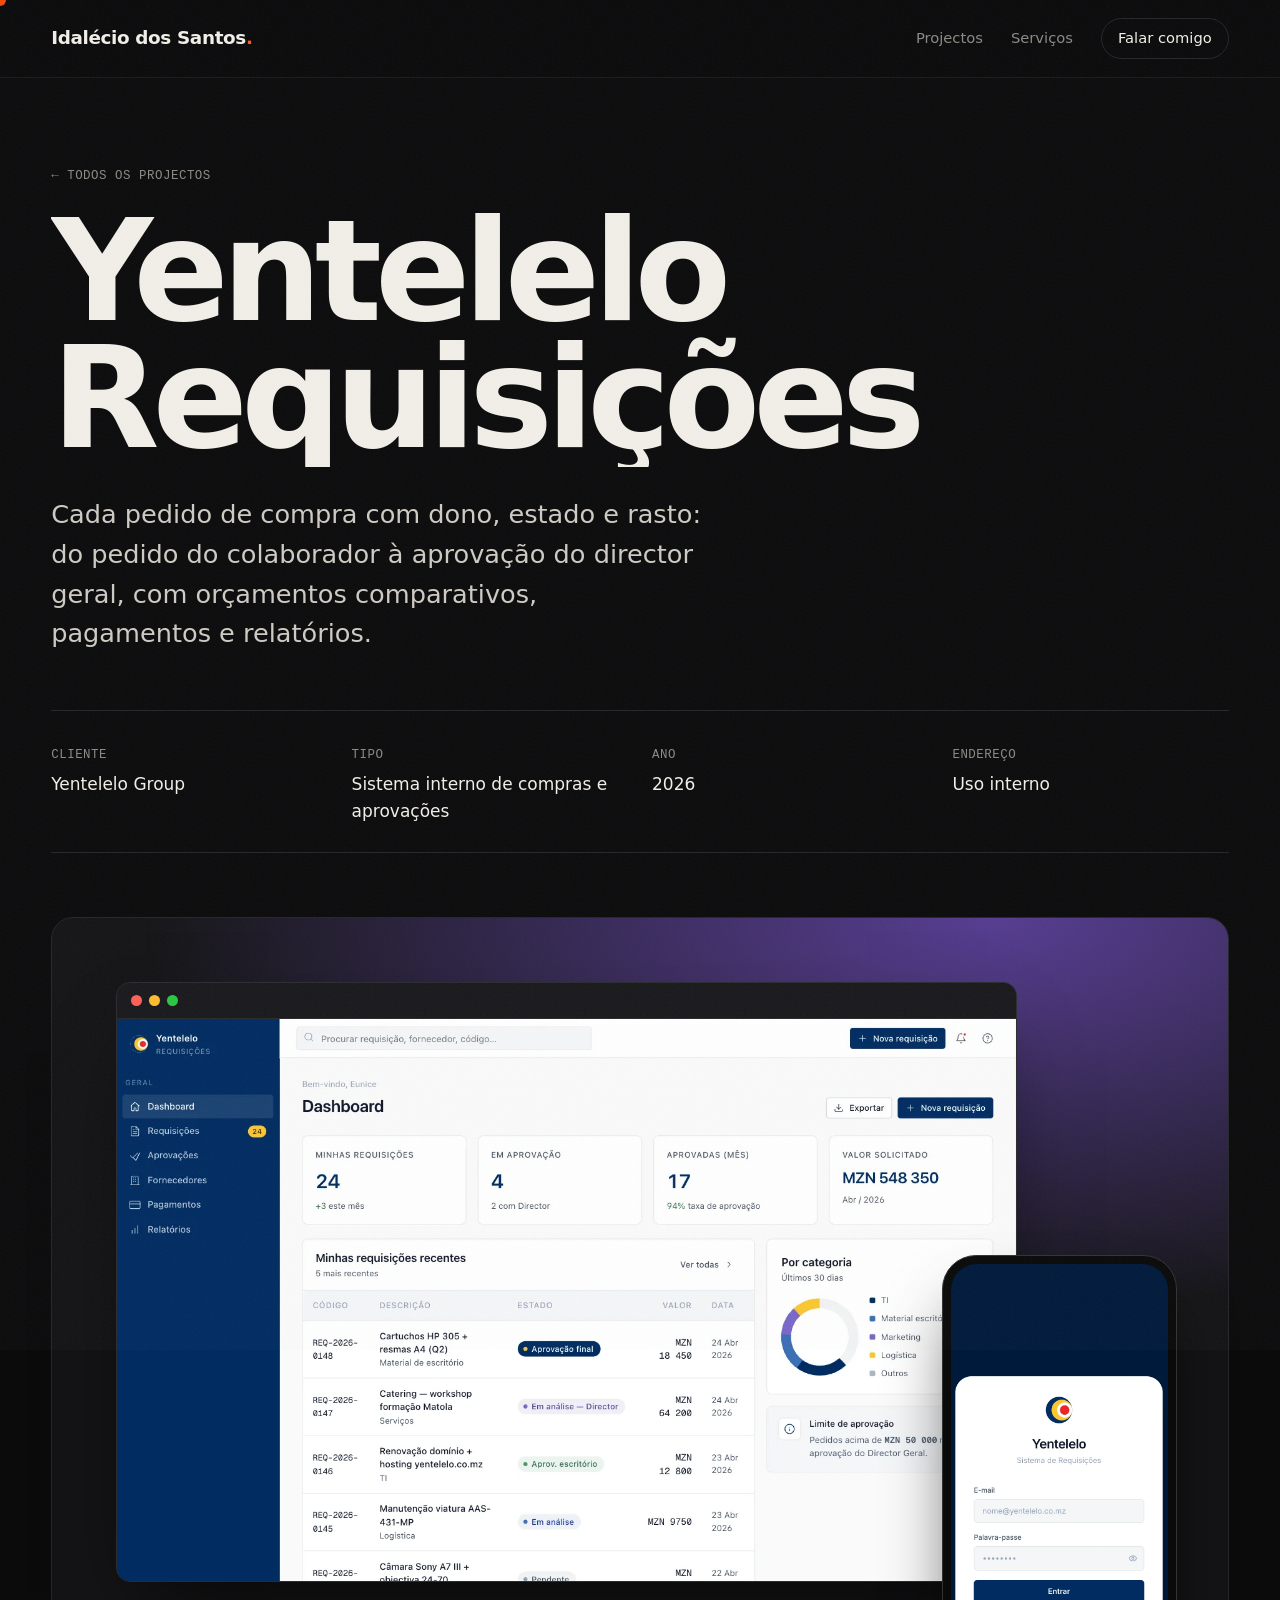
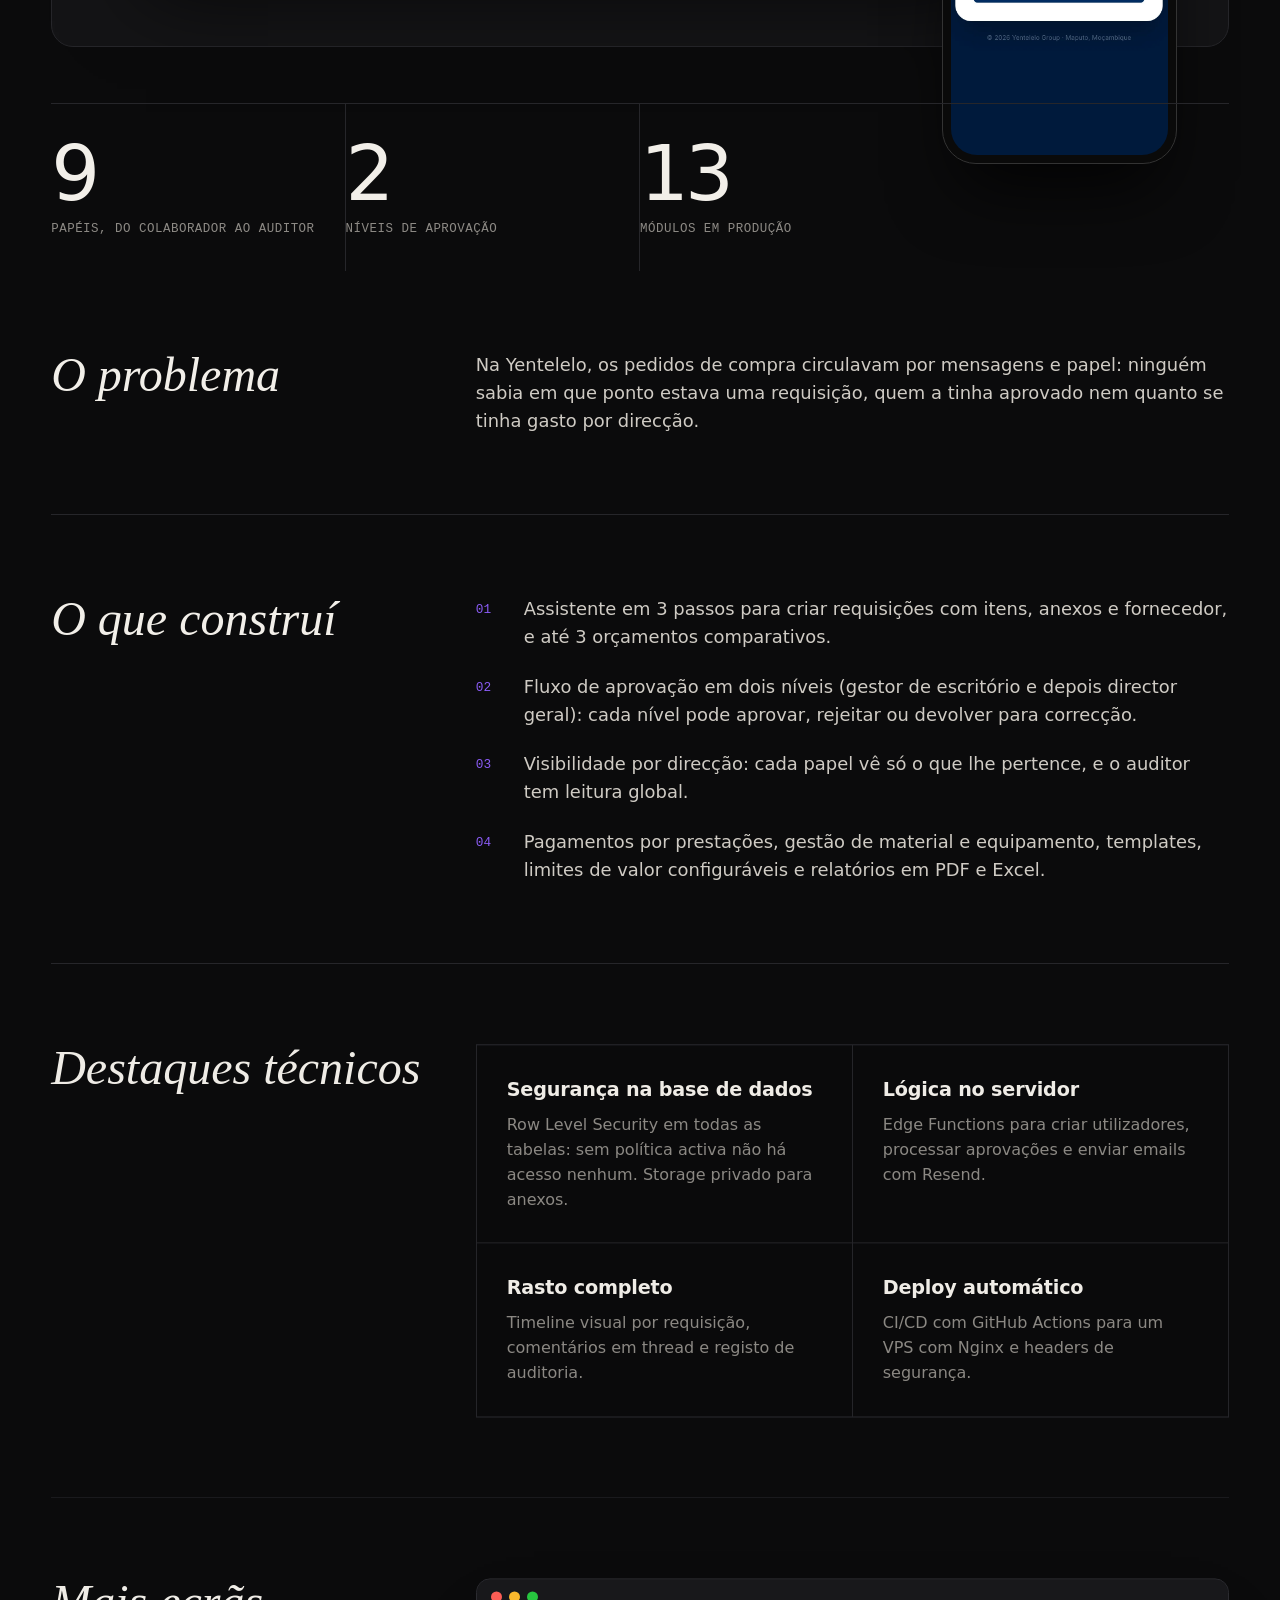
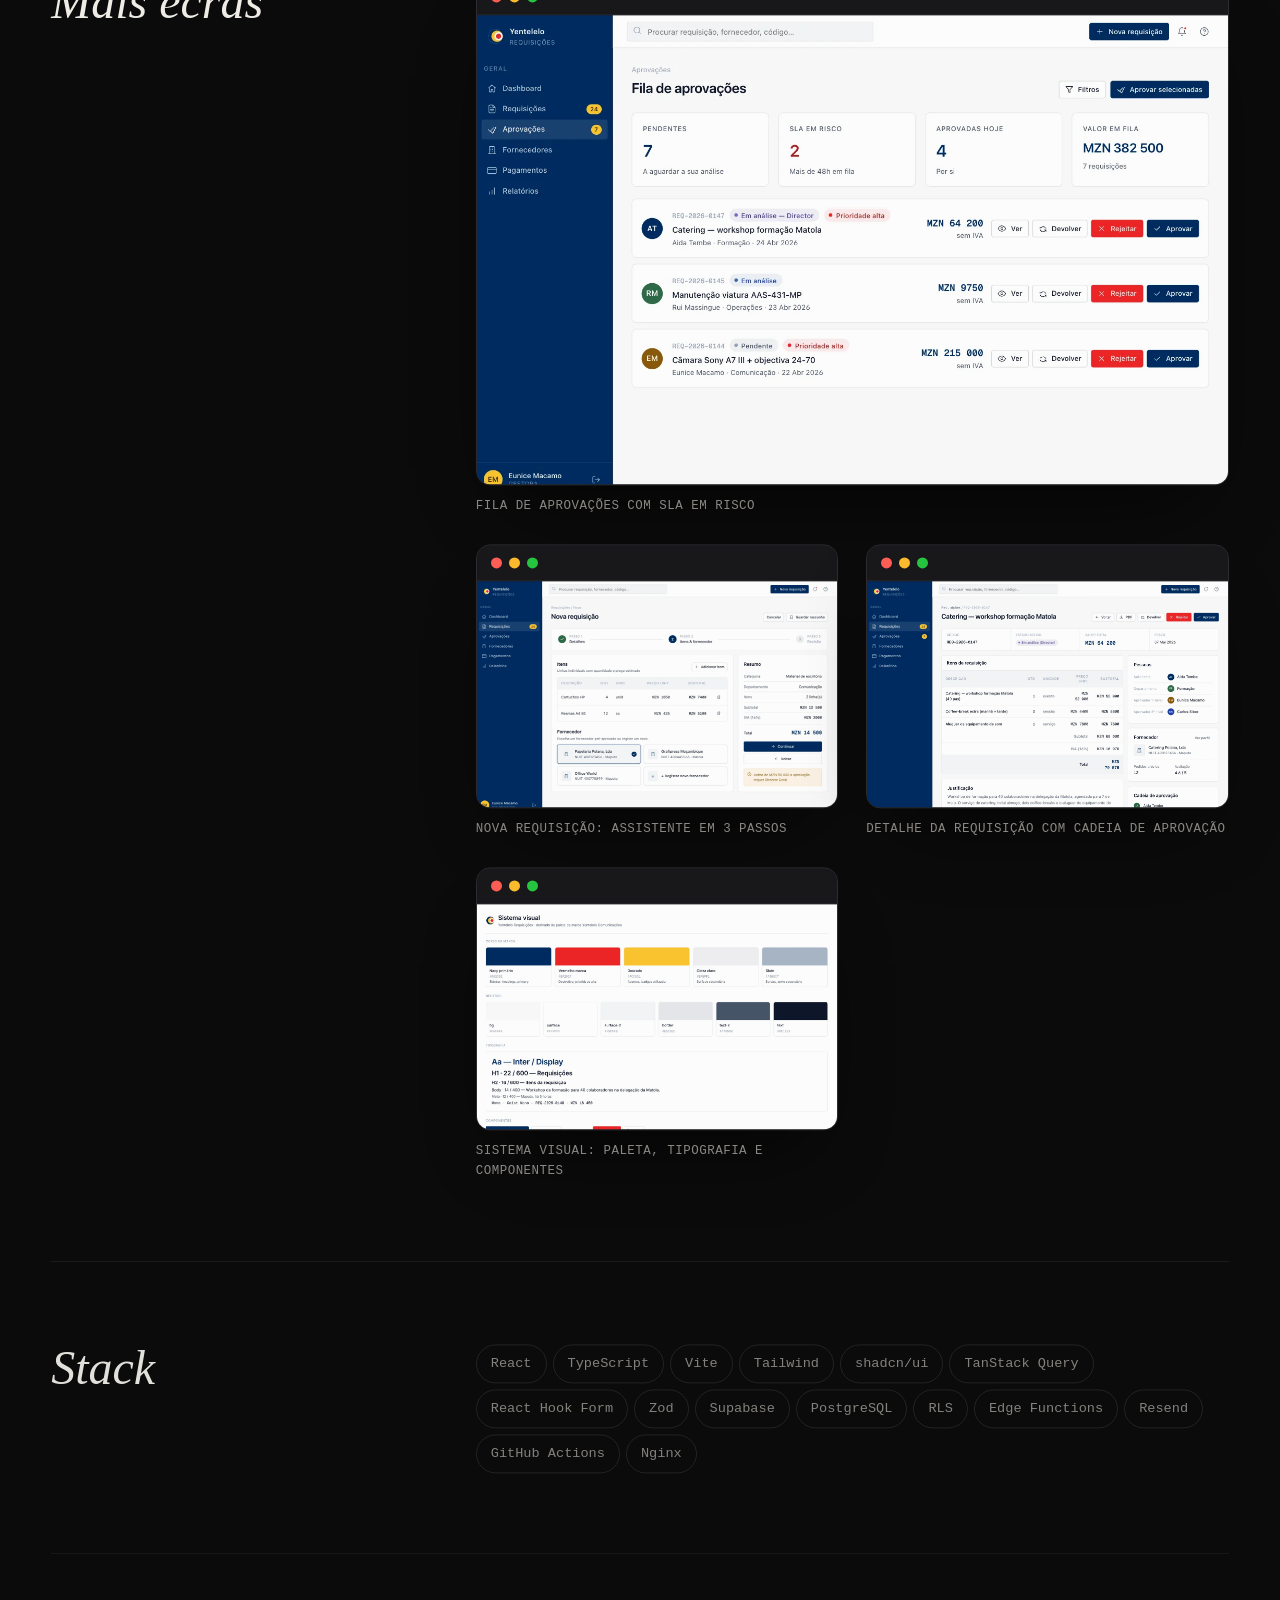
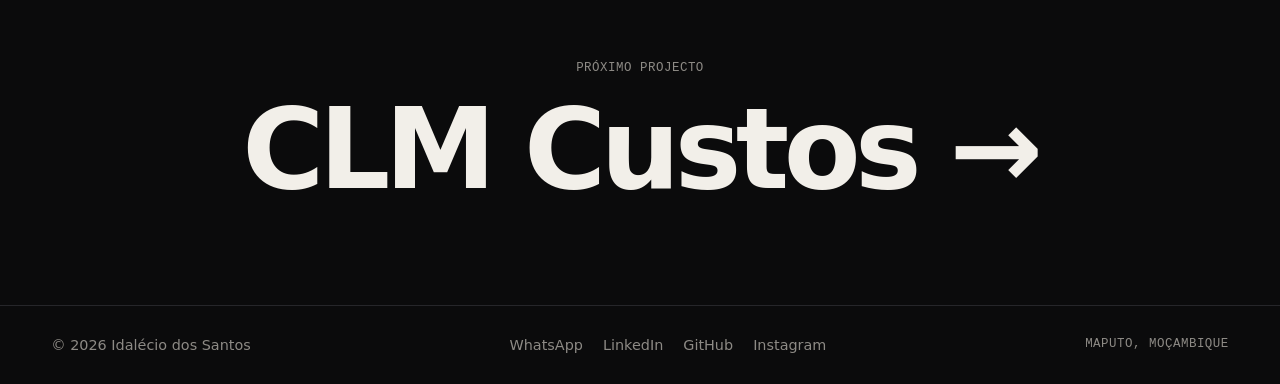
<file: projetos/yentelelo-requisicoes/index.html>
<!DOCTYPE html><html lang="pt"><head><meta charset="utf-8"><meta name="viewport" content="width=device-width, initial-scale=1"><meta http-equiv="Content-Security-Policy" content="default-src 'self'; script-src 'self'; style-src 'self' 'unsafe-inline' https://fonts.googleapis.com; font-src https://fonts.gstatic.com; img-src 'self' data:; connect-src 'self'; object-src 'none'; base-uri 'self'; form-action 'none'; upgrade-insecure-requests"><meta name="referrer" content="strict-origin-when-cross-origin"><title>Yentelelo Requisições — Idalécio dos Santos</title><meta name="description" content="Cada pedido de compra com dono, estado e rasto: do pedido do colaborador à aprovação do director geral, com orçamentos comparativos, pagamentos e relatórios."><meta property="og:title" content="Yentelelo Requisições — Idalécio dos Santos"><meta property="og:description" content="Cada pedido de compra com dono, estado e rasto: do pedido do colaborador à aprovação do director geral, com orçamentos comparativos, pagamentos e relatórios."><meta name="astro-view-transitions-enabled" content="true"><meta name="astro-view-transitions-fallback" content="animate"><script type="module" src="/_astro/ClientRouter.astro_astro_type_script_index_0_lang.BDCjmQ8c.js"></script><link rel="icon" href="/favicon.svg" type="image/svg+xml"><link rel="preconnect" href="https://fonts.googleapis.com"><link rel="preconnect" href="https://fonts.gstatic.com" crossorigin><link href="https://fonts.googleapis.com/css2?family=Instrument+Serif:ital@0;1&family=Inter+Tight:wght@400;500;600;700&family=JetBrains+Mono:wght@400;500&display=swap" rel="stylesheet"><link rel="stylesheet" href="/_astro/projetos.DRDKUBZj.css"></head><body><div class="grain" aria-hidden="true"></div><div data-astro-transition-persist="astro-gyrtbwwo-1" class="cursor" aria-hidden="true"></div><header class="nav"><a href="/" class="nav__logo">Idalécio dos Santos<span>.</span></a><nav><a href="/#projetos">Projectos</a><a href="/#servicos">Serviços</a><a href="/#contacto" class="nav__cta">Falar comigo</a></nav></header><main style="--cor:#8b5cf6"><section class="caso-hero wrap"><a href="/#projetos" class="mono">← Todos os projectos</a><h1 class="hero__line"><span style="view-transition-name: titulo-yentelelo-requisicoes">Yentelelo Requisições</span></h1><p class="caso-hero__resumo">Cada pedido de compra com dono, estado e rasto: do pedido do colaborador à aprovação do director geral, com orçamentos comparativos, pagamentos e relatórios.</p><div class="caso-meta"><div><span class="mono">Cliente</span><span>Yentelelo Group</span></div><div><span class="mono">Tipo</span><span>Sistema interno de compras e aprovações</span></div><div><span class="mono">Ano</span><span>2026</span></div><div><span class="mono">Endereço</span><span>Uso interno</span></div></div></section><section class="wrap" data-reveal><div class="mockup"><div class="browser"><div class="browser__bar"><i></i><i></i><i></i></div><img src="/shots/requisicoes.webp" alt="Ecrã do Yentelelo Requisições" width="1440" height="900" loading="eager"></div><div class="phone" data-parallax><img src="/shots/requisicoes-m.webp" alt="Ecrã do Yentelelo Requisições — versão móvel" width="390" height="844" loading="eager"></div></div></section><section class="wrap"><div class="stats" style="margin-top:56px" data-reveal><div class="stat"><b>9</b><span class="mono">papéis, do colaborador ao auditor</span></div><div class="stat"><b>2</b><span class="mono">níveis de aprovação</span></div><div class="stat"><b>13</b><span class="mono">módulos em produção</span></div></div><div class="caso-grid" data-reveal><h2>O problema</h2><p style="margin:0">Na Yentelelo, os pedidos de compra circulavam por mensagens e papel: ninguém sabia em que ponto estava uma requisição, quem a tinha aprovado nem quanto se tinha gasto por direcção.</p></div><div class="caso-grid" data-reveal><h2>O que construí</h2><ol><li>Assistente em 3 passos para criar requisições com itens, anexos e fornecedor, e até 3 orçamentos comparativos.</li><li>Fluxo de aprovação em dois níveis (gestor de escritório e depois director geral): cada nível pode aprovar, rejeitar ou devolver para correcção.</li><li>Visibilidade por direcção: cada papel vê só o que lhe pertence, e o auditor tem leitura global.</li><li>Pagamentos por prestações, gestão de material e equipamento, templates, limites de valor configuráveis e relatórios em PDF e Excel.</li></ol></div><div class="caso-grid" data-reveal><h2>Destaques técnicos</h2><div class="destaques"><div><h3>Segurança na base de dados</h3><p>Row Level Security em todas as tabelas: sem política activa não há acesso nenhum. Storage privado para anexos.</p></div><div><h3>Lógica no servidor</h3><p>Edge Functions para criar utilizadores, processar aprovações e enviar emails com Resend.</p></div><div><h3>Rasto completo</h3><p>Timeline visual por requisição, comentários em thread e registo de auditoria.</p></div><div><h3>Deploy automático</h3><p>CI/CD com GitHub Actions para um VPS com Nginx e headers de segurança.</p></div></div></div><div class="caso-grid" data-reveal><h2>Mais ecrãs</h2><div class="ecras"><figure><div class="browser"><div class="browser__bar"><i></i><i></i><i></i></div><img src="/shots/requisicoes-aprovacoes.webp" alt="Fila de aprovações com SLA em risco" loading="lazy" width="1440" height="900"></div><figcaption class="mono">Fila de aprovações com SLA em risco</figcaption></figure><figure><div class="browser"><div class="browser__bar"><i></i><i></i><i></i></div><img src="/shots/requisicoes-wizard.webp" alt="Nova requisição: assistente em 3 passos" loading="lazy" width="1440" height="900"></div><figcaption class="mono">Nova requisição: assistente em 3 passos</figcaption></figure><figure><div class="browser"><div class="browser__bar"><i></i><i></i><i></i></div><img src="/shots/requisicoes-detalhe.webp" alt="Detalhe da requisição com cadeia de aprovação" loading="lazy" width="1440" height="900"></div><figcaption class="mono">Detalhe da requisição com cadeia de aprovação</figcaption></figure><figure><div class="browser"><div class="browser__bar"><i></i><i></i><i></i></div><img src="/shots/requisicoes-design.webp" alt="Sistema visual: paleta, tipografia e componentes" loading="lazy" width="1440" height="900"></div><figcaption class="mono">Sistema visual: paleta, tipografia e componentes</figcaption></figure></div></div><div class="caso-grid" data-reveal><h2>Stack</h2><div class="chips"><span class="chip" style="font-size:.85rem;padding:8px 14px">React</span><span class="chip" style="font-size:.85rem;padding:8px 14px">TypeScript</span><span class="chip" style="font-size:.85rem;padding:8px 14px">Vite</span><span class="chip" style="font-size:.85rem;padding:8px 14px">Tailwind</span><span class="chip" style="font-size:.85rem;padding:8px 14px">shadcn/ui</span><span class="chip" style="font-size:.85rem;padding:8px 14px">TanStack Query</span><span class="chip" style="font-size:.85rem;padding:8px 14px">React Hook Form</span><span class="chip" style="font-size:.85rem;padding:8px 14px">Zod</span><span class="chip" style="font-size:.85rem;padding:8px 14px">Supabase</span><span class="chip" style="font-size:.85rem;padding:8px 14px">PostgreSQL</span><span class="chip" style="font-size:.85rem;padding:8px 14px">RLS</span><span class="chip" style="font-size:.85rem;padding:8px 14px">Edge Functions</span><span class="chip" style="font-size:.85rem;padding:8px 14px">Resend</span><span class="chip" style="font-size:.85rem;padding:8px 14px">GitHub Actions</span><span class="chip" style="font-size:.85rem;padding:8px 14px">Nginx</span></div></div></section><a href="/projetos/clm-custos/" class="proximo wrap"><span class="mono">Próximo projecto</span><b>CLM Custos →</b></a></main><footer class="footer"><span>© 2026 Idalécio dos Santos</span><nav class="footer__redes" aria-label="Redes sociais"><a href="https://wa.me/258862015670?text=Ol%C3%A1%20Idal%C3%A9cio%2C%20vi%20o%20seu%20portf%C3%B3lio%20e%20gostaria%20de%20falar%20sobre%20um%20projecto." target="_blank" rel="noopener noreferrer">WhatsApp</a><a href="https://www.linkedin.com/in/idalecio-antonio-24977a31b" target="_blank" rel="noopener noreferrer">LinkedIn</a><a href="https://github.com/Idalecio570" target="_blank" rel="noopener noreferrer">GitHub</a><a href="https://www.instagram.com/fulan_570/" target="_blank" rel="noopener noreferrer">Instagram</a></nav><span class="mono">Maputo, Moçambique</span></footer><script type="module" src="/_astro/Base.astro_astro_type_script_index_0_lang.CiMzyYdl.js"></script></body></html>
</file>
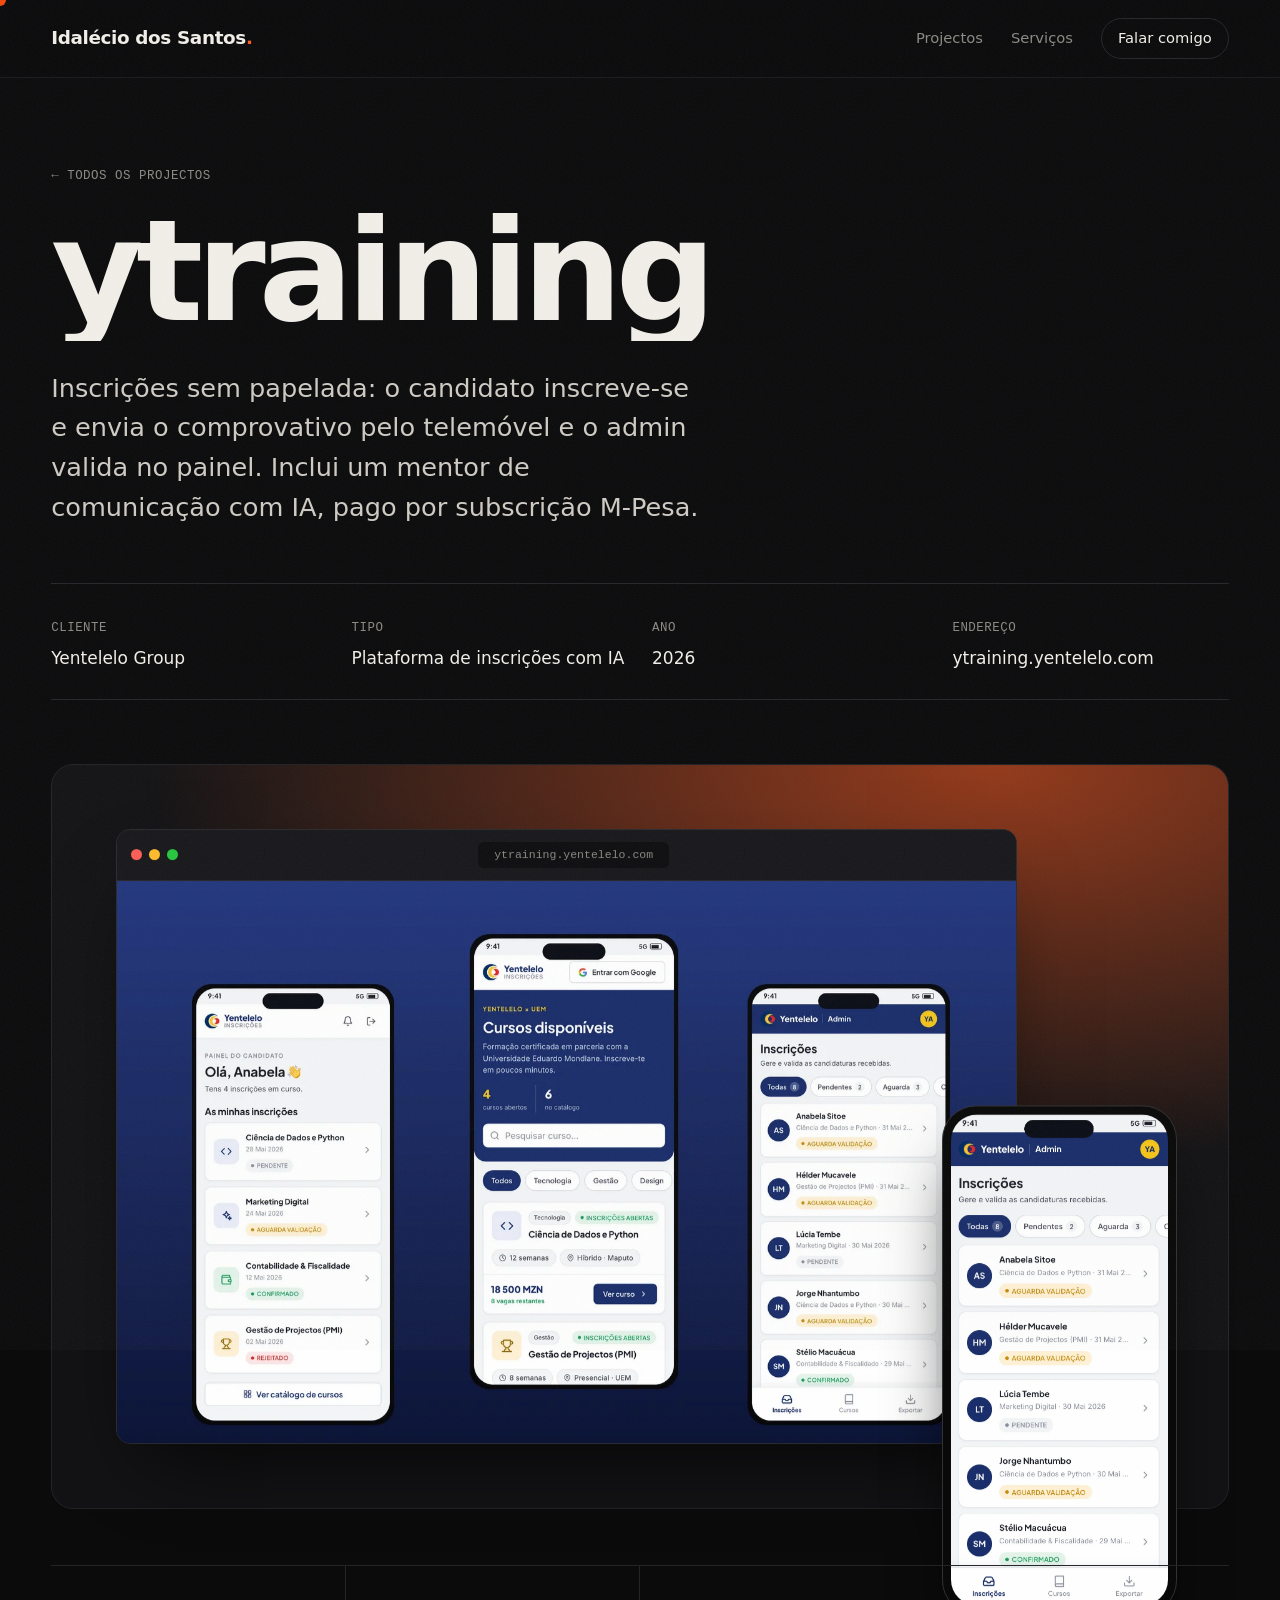
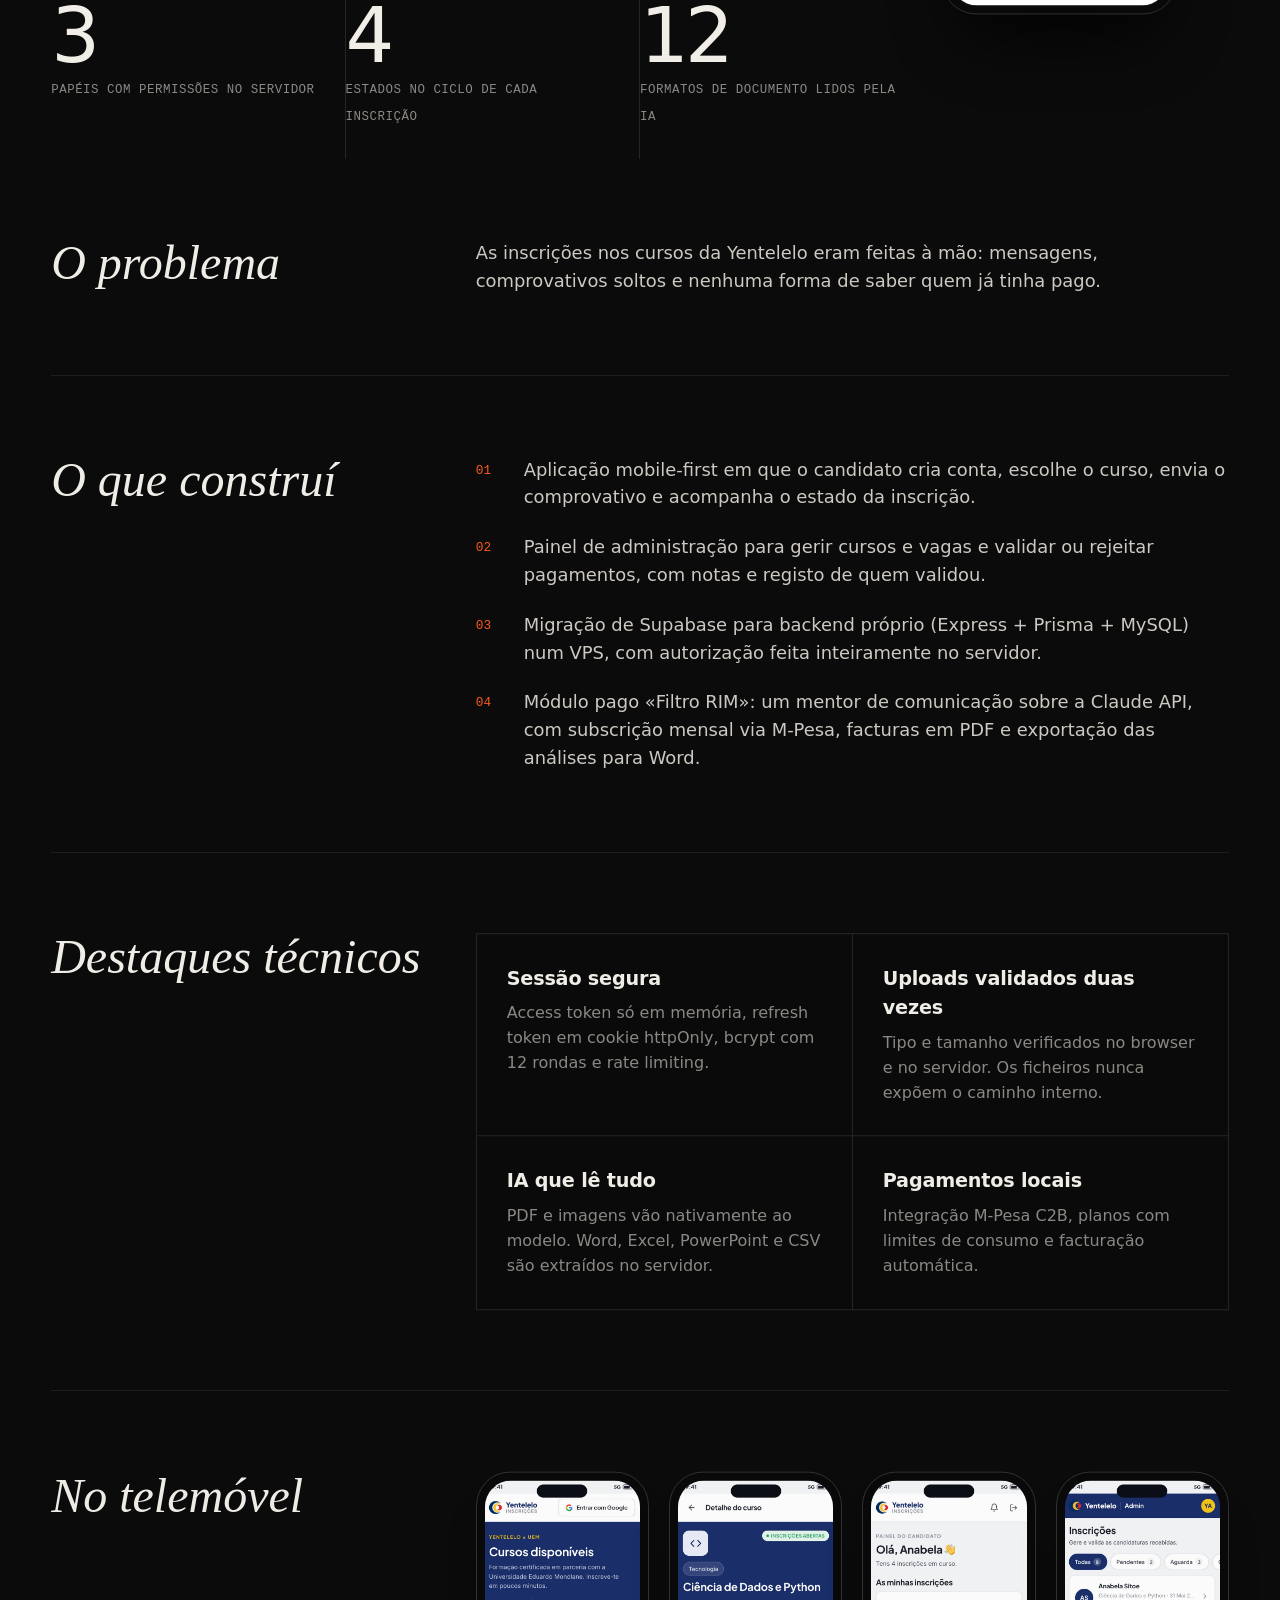
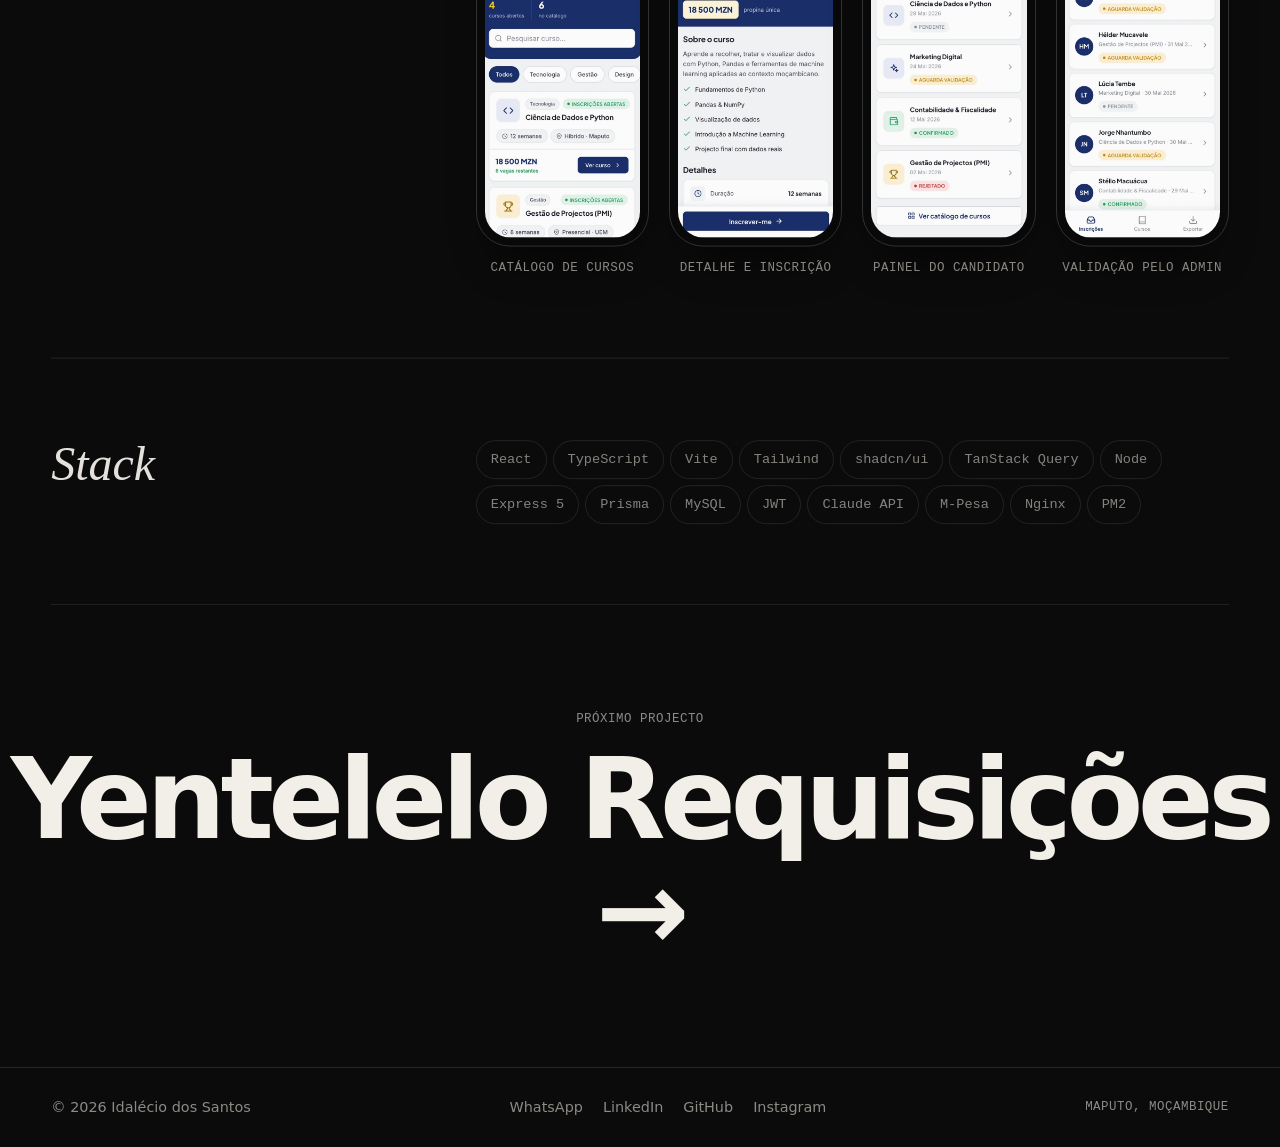
<file: projetos/ytraining/index.html>
<!DOCTYPE html><html lang="pt"><head><meta charset="utf-8"><meta name="viewport" content="width=device-width, initial-scale=1"><meta http-equiv="Content-Security-Policy" content="default-src 'self'; script-src 'self'; style-src 'self' 'unsafe-inline' https://fonts.googleapis.com; font-src https://fonts.gstatic.com; img-src 'self' data:; connect-src 'self'; object-src 'none'; base-uri 'self'; form-action 'none'; upgrade-insecure-requests"><meta name="referrer" content="strict-origin-when-cross-origin"><title>ytraining — Idalécio dos Santos</title><meta name="description" content="Inscrições sem papelada: o candidato inscreve-se e envia o comprovativo pelo telemóvel e o admin valida no painel. Inclui um mentor de comunicação com IA, pago por subscrição M‑Pesa."><meta property="og:title" content="ytraining — Idalécio dos Santos"><meta property="og:description" content="Inscrições sem papelada: o candidato inscreve-se e envia o comprovativo pelo telemóvel e o admin valida no painel. Inclui um mentor de comunicação com IA, pago por subscrição M‑Pesa."><meta name="astro-view-transitions-enabled" content="true"><meta name="astro-view-transitions-fallback" content="animate"><script type="module" src="/_astro/ClientRouter.astro_astro_type_script_index_0_lang.BDCjmQ8c.js"></script><link rel="icon" href="/favicon.svg" type="image/svg+xml"><link rel="preconnect" href="https://fonts.googleapis.com"><link rel="preconnect" href="https://fonts.gstatic.com" crossorigin><link href="https://fonts.googleapis.com/css2?family=Instrument+Serif:ital@0;1&family=Inter+Tight:wght@400;500;600;700&family=JetBrains+Mono:wght@400;500&display=swap" rel="stylesheet"><link rel="stylesheet" href="/_astro/projetos.DRDKUBZj.css"></head><body><div class="grain" aria-hidden="true"></div><div data-astro-transition-persist="astro-gyrtbwwo-1" class="cursor" aria-hidden="true"></div><header class="nav"><a href="/" class="nav__logo">Idalécio dos Santos<span>.</span></a><nav><a href="/#projetos">Projectos</a><a href="/#servicos">Serviços</a><a href="/#contacto" class="nav__cta">Falar comigo</a></nav></header><main style="--cor:#ff5a1f"><section class="caso-hero wrap"><a href="/#projetos" class="mono">← Todos os projectos</a><h1 class="hero__line"><span style="view-transition-name: titulo-ytraining">ytraining</span></h1><p class="caso-hero__resumo">Inscrições sem papelada: o candidato inscreve-se e envia o comprovativo pelo telemóvel e o admin valida no painel. Inclui um mentor de comunicação com IA, pago por subscrição M‑Pesa.</p><div class="caso-meta"><div><span class="mono">Cliente</span><span>Yentelelo Group</span></div><div><span class="mono">Tipo</span><span>Plataforma de inscrições com IA</span></div><div><span class="mono">Ano</span><span>2026</span></div><div><span class="mono">Endereço</span><span>ytraining.yentelelo.com</span></div></div></section><section class="wrap" data-reveal><div class="mockup"><div class="browser"><div class="browser__bar"><i></i><i></i><i></i><span class="browser__url">ytraining.yentelelo.com</span></div><img src="/shots/ytraining.webp" alt="Ecrã do ytraining" width="1440" height="900" loading="eager"></div><div class="phone" data-parallax><img src="/shots/ytraining-m.webp" alt="Ecrã do ytraining — versão móvel" width="390" height="844" loading="eager"></div></div></section><section class="wrap"><div class="stats" style="margin-top:56px" data-reveal><div class="stat"><b>3</b><span class="mono">papéis com permissões no servidor</span></div><div class="stat"><b>4</b><span class="mono">estados no ciclo de cada inscrição</span></div><div class="stat"><b>12</b><span class="mono">formatos de documento lidos pela IA</span></div></div><div class="caso-grid" data-reveal><h2>O problema</h2><p style="margin:0">As inscrições nos cursos da Yentelelo eram feitas à mão: mensagens, comprovativos soltos e nenhuma forma de saber quem já tinha pago.</p></div><div class="caso-grid" data-reveal><h2>O que construí</h2><ol><li>Aplicação mobile-first em que o candidato cria conta, escolhe o curso, envia o comprovativo e acompanha o estado da inscrição.</li><li>Painel de administração para gerir cursos e vagas e validar ou rejeitar pagamentos, com notas e registo de quem validou.</li><li>Migração de Supabase para backend próprio (Express + Prisma + MySQL) num VPS, com autorização feita inteiramente no servidor.</li><li>Módulo pago «Filtro RIM»: um mentor de comunicação sobre a Claude API, com subscrição mensal via M-Pesa, facturas em PDF e exportação das análises para Word.</li></ol></div><div class="caso-grid" data-reveal><h2>Destaques técnicos</h2><div class="destaques"><div><h3>Sessão segura</h3><p>Access token só em memória, refresh token em cookie httpOnly, bcrypt com 12 rondas e rate limiting.</p></div><div><h3>Uploads validados duas vezes</h3><p>Tipo e tamanho verificados no browser e no servidor. Os ficheiros nunca expõem o caminho interno.</p></div><div><h3>IA que lê tudo</h3><p>PDF e imagens vão nativamente ao modelo. Word, Excel, PowerPoint e CSV são extraídos no servidor.</p></div><div><h3>Pagamentos locais</h3><p>Integração M-Pesa C2B, planos com limites de consumo e facturação automática.</p></div></div></div><div class="caso-grid" data-reveal><h2>No telemóvel</h2><div class="telemoveis"><figure><div class="phone phone--solto"><img src="/shots/yt-catalogo.webp" alt="Catálogo de cursos" loading="lazy" width="390" height="844"></div><figcaption class="mono">Catálogo de cursos</figcaption></figure><figure><div class="phone phone--solto"><img src="/shots/yt-detalhe.webp" alt="Detalhe e inscrição" loading="lazy" width="390" height="844"></div><figcaption class="mono">Detalhe e inscrição</figcaption></figure><figure><div class="phone phone--solto"><img src="/shots/yt-candidato.webp" alt="Painel do candidato" loading="lazy" width="390" height="844"></div><figcaption class="mono">Painel do candidato</figcaption></figure><figure><div class="phone phone--solto"><img src="/shots/yt-admin.webp" alt="Validação pelo admin" loading="lazy" width="390" height="844"></div><figcaption class="mono">Validação pelo admin</figcaption></figure></div></div><div class="caso-grid" data-reveal><h2>Stack</h2><div class="chips"><span class="chip" style="font-size:.85rem;padding:8px 14px">React</span><span class="chip" style="font-size:.85rem;padding:8px 14px">TypeScript</span><span class="chip" style="font-size:.85rem;padding:8px 14px">Vite</span><span class="chip" style="font-size:.85rem;padding:8px 14px">Tailwind</span><span class="chip" style="font-size:.85rem;padding:8px 14px">shadcn/ui</span><span class="chip" style="font-size:.85rem;padding:8px 14px">TanStack Query</span><span class="chip" style="font-size:.85rem;padding:8px 14px">Node</span><span class="chip" style="font-size:.85rem;padding:8px 14px">Express 5</span><span class="chip" style="font-size:.85rem;padding:8px 14px">Prisma</span><span class="chip" style="font-size:.85rem;padding:8px 14px">MySQL</span><span class="chip" style="font-size:.85rem;padding:8px 14px">JWT</span><span class="chip" style="font-size:.85rem;padding:8px 14px">Claude API</span><span class="chip" style="font-size:.85rem;padding:8px 14px">M-Pesa</span><span class="chip" style="font-size:.85rem;padding:8px 14px">Nginx</span><span class="chip" style="font-size:.85rem;padding:8px 14px">PM2</span></div></div></section><a href="/projetos/yentelelo-requisicoes/" class="proximo wrap"><span class="mono">Próximo projecto</span><b>Yentelelo Requisições →</b></a></main><footer class="footer"><span>© 2026 Idalécio dos Santos</span><nav class="footer__redes" aria-label="Redes sociais"><a href="https://wa.me/258862015670?text=Ol%C3%A1%20Idal%C3%A9cio%2C%20vi%20o%20seu%20portf%C3%B3lio%20e%20gostaria%20de%20falar%20sobre%20um%20projecto." target="_blank" rel="noopener noreferrer">WhatsApp</a><a href="https://www.linkedin.com/in/idalecio-antonio-24977a31b" target="_blank" rel="noopener noreferrer">LinkedIn</a><a href="https://github.com/Idalecio570" target="_blank" rel="noopener noreferrer">GitHub</a><a href="https://www.instagram.com/fulan_570/" target="_blank" rel="noopener noreferrer">Instagram</a></nav><span class="mono">Maputo, Moçambique</span></footer><script type="module" src="/_astro/Base.astro_astro_type_script_index_0_lang.CiMzyYdl.js"></script></body></html>
</file>
<file: _astro/projetos.DRDKUBZj.css>
@keyframes astroFadeInOut{0%{opacity:1}to{opacity:0}}@keyframes astroFadeIn{0%{opacity:0;mix-blend-mode:plus-lighter}to{opacity:1;mix-blend-mode:plus-lighter}}@keyframes astroFadeOut{0%{opacity:1;mix-blend-mode:plus-lighter}to{opacity:0;mix-blend-mode:plus-lighter}}@keyframes astroSlideFromRight{0%{transform:translate(100%)}}@keyframes astroSlideFromLeft{0%{transform:translate(-100%)}}@keyframes astroSlideToRight{to{transform:translate(100%)}}@keyframes astroSlideToLeft{to{transform:translate(-100%)}}@media (prefers-reduced-motion){::view-transition-group(*),::view-transition-old(*),::view-transition-new(*),[data-astro-transition-scope]{animation:none!important}}.astro-route-announcer{clip:rect(0 0 0 0);clip-path:inset(50%);white-space:nowrap;width:1px;height:1px;position:absolute;top:0;left:0;overflow:hidden}:root{--bg:#0b0b0c;--bg-2:#141416;--line:#26262a;--text:#f2efe9;--muted:#8d8a85;--accent:#ff5a1f;--serif:"Instrument Serif", Georgia, serif;--sans:"Inter Tight", system-ui, sans-serif;--mono:"JetBrains Mono", ui-monospace, monospace;--gutter:clamp(16px, 4vw, 56px);--max:1320px}*,:before,:after{box-sizing:border-box}html{scroll-behavior:smooth}body{background:var(--bg);color:var(--text);font-family:var(--sans);-webkit-font-smoothing:antialiased;margin:0;font-size:17px;line-height:1.55;overflow-x:hidden}a{color:inherit;text-decoration:none}img{max-width:100%;display:block}::selection{background:var(--accent);color:var(--bg)}.mono{font-family:var(--mono);letter-spacing:.04em;text-transform:uppercase;color:var(--muted);font-size:.78rem}.serif{font-family:var(--serif);font-style:italic;font-weight:400}.wrap{max-width:var(--max);padding:0 var(--gutter);margin:0 auto}.grain{z-index:100;pointer-events:none;opacity:.05;background-image:url("data:image/svg+xml,%3Csvg xmlns='http://www.w3.org/2000/svg' width='160' height='160'%3E%3Cfilter id='n'%3E%3CfeTurbulence type='fractalNoise' baseFrequency='.9' numOctaves='3'/%3E%3C/filter%3E%3Crect width='100%25' height='100%25' filter='url(%23n)'/%3E%3C/svg%3E");position:fixed;inset:-50%}.cursor{background:var(--accent);pointer-events:none;z-index:101;mix-blend-mode:difference;border-radius:50%;width:12px;height:12px;transition:width .25s,height .25s,top .25s,left .25s;position:fixed;top:-6px;left:-6px}.cursor.is-big{width:56px;height:56px;top:-28px;left:-28px}@media (pointer:coarse){.cursor{display:none}}.nav{z-index:50;padding:18px var(--gutter);backdrop-filter:blur(12px);background:color-mix(in srgb, var(--bg) 70%, transparent);border-bottom:1px solid color-mix(in srgb, var(--line) 60%, transparent);justify-content:space-between;align-items:center;display:flex;position:fixed;top:0;left:0;right:0}.nav__logo{letter-spacing:-.02em;font-size:1.15rem;font-weight:700}.nav__logo span{color:var(--accent)}.nav nav{align-items:center;gap:28px;font-size:.92rem;display:flex}.nav nav a{color:var(--muted);transition:color .2s}.nav nav a:hover{color:var(--text)}.nav__cta{border:1px solid var(--line);border-radius:999px;padding:8px 16px;color:var(--text)!important}.nav__cta:hover{border-color:var(--accent)}@media (width<=640px){.nav nav a:not(.nav__cta){display:none}}.hero{flex-direction:column;justify-content:flex-end;min-height:100svh;padding-top:120px;padding-bottom:56px;display:flex;position:relative;overflow-x:clip}.hero__orb{aspect-ratio:1;background:radial-gradient(circle at 35% 35%, #ff8a4c, var(--accent) 35%, #7a1d00 70%, transparent 72%);filter:blur(40px);opacity:.55;z-index:-1;border-radius:50%;width:60vw;max-width:760px;animation:14s ease-in-out infinite alternate flutua;position:absolute;top:6vh;right:-10vw}@keyframes flutua{to{transform:translate(-6vw,8vh)scale(1.08)}}.hero__eyebrow{align-items:center;gap:14px;margin-bottom:28px;display:flex}.dot{background:#22c55e;border-radius:50%;width:8px;height:8px;box-shadow:0 0 0 4px #22c55e2e}.hero h1{letter-spacing:-.045em;margin:0;font-size:clamp(3rem,10.5vw,10.5rem);font-weight:600;line-height:.92}.hero__line{padding-bottom:.04em;display:block;overflow:hidden}.hero__line>span{display:inline-block}.hero h1 .serif{letter-spacing:-.02em;color:var(--accent)}.hero__foot{border-top:1px solid var(--line);grid-template-columns:1.3fr 1fr;align-items:end;gap:40px;margin-top:56px;padding-top:28px;display:grid}.hero__foot p{color:#cfcbc4;max-width:34ch;margin:0;font-size:clamp(1.05rem,1.6vw,1.3rem)}.hero__foot .mono{text-align:right;justify-self:end}@media (width<=720px){.hero__foot{grid-template-columns:1fr}.hero__foot .mono{text-align:left;justify-self:start}}.marquee{border-block:1px solid var(--line);padding:22px 0;overflow:hidden}.marquee__track{gap:48px;width:max-content;animation:38s linear infinite rola;display:flex}.marquee__track span{letter-spacing:-.02em;white-space:nowrap;align-items:center;gap:48px;font-size:clamp(1.4rem,3vw,2.4rem);font-weight:500;display:flex}.marquee__track span:after{content:"✦";color:var(--accent);font-size:.6em}@keyframes rola{to{transform:translate(-50%)}}.section{padding-block:clamp(80px,12vw,160px)}.section__head{flex-wrap:wrap;justify-content:space-between;align-items:end;gap:24px;margin-bottom:56px;display:flex}.section__head h2{letter-spacing:-.04em;margin:0;font-size:clamp(2.2rem,5.5vw,4.6rem);font-weight:600;line-height:1}.stats{border-top:1px solid var(--line);grid-template-columns:repeat(4,1fr);display:grid}.stat{border-right:1px solid var(--line);padding:32px 24px 32px 0}.stat:last-child{border-right:0}.stat b{letter-spacing:-.05em;font-size:clamp(2.6rem,6vw,5rem);font-weight:500;line-height:1;display:block}.stat b em{font-family:var(--serif);color:var(--accent)}@media (width<=720px){.stats{grid-template-columns:1fr 1fr}.stat:nth-child(2){border-right:0}.stat{border-bottom:1px solid var(--line);padding-left:0}}.projetos{border-top:1px solid var(--line)}.projeto{border-bottom:1px solid var(--line);isolation:isolate;grid-template-columns:70px 1.3fr 1fr 40px;align-items:center;gap:24px;padding:36px 0;display:grid;position:relative}.projeto:before{content:"";inset:0 calc(var(--gutter) * -1);background:var(--cor);z-index:-1;transform-origin:bottom;transition:transform .5s cubic-bezier(.7,0,.2,1);position:absolute;transform:scaleY(0)}.projeto:hover:before{transform:scaleY(1)}.projeto:hover,.projeto:hover .mono,.projeto:hover .projeto__resumo{color:#0b0b0c}.projeto__nome{letter-spacing:-.04em;margin:0 0 10px;font-size:clamp(1.8rem,4.2vw,3.4rem);font-weight:600;line-height:1}.projeto__resumo{color:var(--muted);max-width:46ch;margin:0;font-size:.98rem;transition:color .3s}.projeto__seta{justify-self:end;font-size:1.8rem;transition:transform .4s}.projeto:hover .projeto__seta{transform:rotate(-45deg)}.chips{flex-wrap:wrap;gap:6px;display:flex}.chip{font-family:var(--mono);border:1px solid var(--line);color:var(--muted);border-radius:999px;padding:4px 10px;font-size:.72rem}.projeto:hover .chip{color:#0b0b0c;border-color:#00000040}@media (width<=860px){.projeto{grid-template-columns:1fr;gap:14px}.projeto__seta{display:none}}.stack{background:var(--line);border:1px solid var(--line);grid-template-columns:repeat(4,1fr);gap:1px;display:grid}.stack__col{background:var(--bg);padding:32px 28px}.stack__col h3{font-family:var(--serif);margin:10px 0 18px;font-size:2rem;font-style:italic;font-weight:400}.stack__col ul{color:#cfcbc4;gap:8px;margin:0;padding:0;list-style:none;display:grid}@media (width<=900px){.stack{grid-template-columns:1fr 1fr}}@media (width<=520px){.stack{grid-template-columns:1fr}}.metodo{grid-template-columns:repeat(4,1fr);gap:32px;display:grid}.passo{border-top:2px solid var(--text);padding-top:22px}.passo h3{letter-spacing:-.02em;margin:14px 0 10px;font-size:1.4rem}.passo p{color:var(--muted);margin:0;font-size:.96rem}@media (width<=900px){.metodo{grid-template-columns:1fr 1fr}}@media (width<=520px){.metodo{grid-template-columns:1fr}}.contacto{text-align:center;padding:clamp(100px,14vw,200px) 0 80px}.contacto h2{letter-spacing:-.05em;margin:20px 0 48px;font-size:clamp(3rem,11vw,10rem);font-weight:600;line-height:.9}.contacto h2 .serif{color:var(--accent)}.btn{background:var(--accent);color:#0b0b0c;border-radius:999px;align-items:center;gap:12px;padding:20px 34px;font-size:1.05rem;font-weight:600;transition:transform .3s;display:inline-flex}.btn:hover{transform:scale(1.05)}.links{flex-wrap:wrap;justify-content:center;gap:28px;margin-top:40px;display:flex}.links a{color:var(--muted);border-bottom:1px solid var(--line);padding-bottom:2px}.links a:hover{color:var(--text);border-color:var(--accent)}.footer{padding:28px var(--gutter);border-top:1px solid var(--line);color:var(--muted);flex-wrap:wrap;justify-content:space-between;gap:16px;font-size:.9rem;display:flex}.caso-hero{padding-top:160px;padding-bottom:64px}.caso-hero h1{letter-spacing:-.05em;margin:22px 0 28px;font-size:clamp(3rem,11vw,9.5rem);font-weight:600;line-height:.9}.caso-hero__resumo{color:#cfcbc4;max-width:40ch;margin:0;font-size:clamp(1.15rem,2vw,1.6rem)}.caso-meta{border-block:1px solid var(--line);grid-template-columns:repeat(4,1fr);gap:24px;margin-top:56px;padding:28px 0;display:grid}.caso-meta div>span:last-child{margin-top:6px;display:block}@media (width<=720px){.caso-meta{grid-template-columns:1fr 1fr}}.caso-banner{background:var(--cor);border-radius:18px;place-items:center;height:clamp(220px,40vw,480px);display:grid;position:relative;overflow:hidden}.caso-banner span{letter-spacing:-.06em;color:#000000d1;font-size:clamp(4rem,16vw,14rem);font-weight:700;line-height:1}.caso-banner:after{content:"";background:radial-gradient(circle at 80% 20%,#ffffff59,#0000 50%);position:absolute;inset:0}.caso-grid{border-bottom:1px solid var(--line);grid-template-columns:1fr 2fr;gap:48px;padding:80px 0;display:grid}.caso-grid h2{font-family:var(--serif);margin:0;font-size:clamp(2rem,4vw,3rem);font-style:italic;font-weight:400;line-height:1}.caso-grid p,.caso-grid li{color:#cfcbc4;font-size:1.12rem}.caso-grid ol{counter-reset:p;gap:22px;margin:0;padding:0;list-style:none;display:grid}.caso-grid ol li{counter-increment:p;grid-template-columns:48px 1fr;display:grid}.caso-grid ol li:before{content:"0" counter(p);font-family:var(--mono);color:var(--cor);padding-top:5px;font-size:.8rem}@media (width<=760px){.caso-grid{grid-template-columns:1fr;gap:24px}}.destaques{background:var(--line);border:1px solid var(--line);grid-template-columns:1fr 1fr;gap:1px;margin:0;display:grid}.destaques div{background:var(--bg);padding:30px}.destaques h3{letter-spacing:-.01em;margin:0 0 8px;font-size:1.2rem}.destaques p{margin:0;color:var(--muted)!important;font-size:1rem!important}@media (width<=620px){.destaques{grid-template-columns:1fr}}.proximo{text-align:center;padding:100px 0;display:block}.proximo b{letter-spacing:-.05em;margin-top:14px;font-size:clamp(2.6rem,9vw,7rem);line-height:1;transition:color .3s;display:block}.proximo:hover b{color:var(--accent)}@media (prefers-reduced-motion:reduce){*,:before,:after{transition:none!important;animation:none!important}}.browser{background:#1c1c1f;border:1px solid #2c2c31;border-radius:14px;overflow:hidden;box-shadow:0 40px 80px -30px #000000b3}.browser__bar{background:#19191c;border-bottom:1px solid #2a2a2e;align-items:center;gap:7px;padding:12px 14px;display:flex}.browser__bar i{background:#3a3a40;border-radius:50%;width:11px;height:11px}.browser__bar i:first-child{background:#ff5f57}.browser__bar i:nth-child(2){background:#febc2e}.browser__bar i:nth-child(3){background:#28c840}.browser__url{font-family:var(--mono);color:var(--muted);background:#0f0f11;border-radius:6px;margin:0 auto;padding:4px 16px;font-size:.72rem;transform:translate(-20px)}.browser img{aspect-ratio:16/10;object-fit:cover;object-position:top;width:100%;height:auto}.mockup{background:radial-gradient(120% 90% at 80% 0%, color-mix(in srgb, var(--cor) 55%, transparent), transparent 60%), var(--bg-2);border:1px solid var(--line);border-radius:22px;padding:clamp(24px,5vw,64px);position:relative}.mockup .browser{width:86%}.phone{aspect-ratio:390/844;background:#0a0a0a;border:1px solid #333;border-radius:34px;width:clamp(110px,20%,250px);padding:8px;position:absolute;bottom:clamp(-40px,-3vw,-20px);right:clamp(12px,4vw,56px);box-shadow:0 40px 70px -20px #000c}.phone img{object-fit:cover;object-position:top;border-radius:26px;width:100%;height:100%}@media (width<=620px){.mockup .browser{width:100%}.phone{border-radius:20px;width:34%;padding:4px;bottom:-28px;right:8px}.phone img{border-radius:16px}}.ecras{gap:28px;display:grid}.ecras figure{margin:0}.ecras figcaption{margin-top:12px}.vitrine{padding:clamp(60px,8vw,110px) 0;overflow:hidden}.vitrine__track{padding:0 var(--gutter);align-items:center;gap:clamp(20px,3vw,48px);width:max-content;display:flex}.vitrine__intro{flex-shrink:0;width:min(420px,80vw)}.vitrine__intro h2{letter-spacing:-.04em;margin:14px 0 0;font-size:clamp(2.2rem,4.6vw,4rem);font-weight:600;line-height:1}.vitrine__intro h2 .serif{color:var(--accent)}.vitrine__item{flex-shrink:0;width:min(62vw,880px);display:block}.vitrine__item .browser{transition:transform .5s cubic-bezier(.2,.7,.2,1),box-shadow .5s}.vitrine__item:hover .browser{box-shadow:0 50px 90px -30px color-mix(in srgb, var(--cor) 70%, transparent);transform:translateY(-8px)}.vitrine__legenda{justify-content:space-between;align-items:baseline;gap:16px;margin-top:16px;display:flex}.vitrine__legenda b{letter-spacing:-.02em;font-size:1.3rem}@media (width<=760px){.vitrine{scroll-snap-type:x mandatory;overflow-x:auto}.vitrine__item{scroll-snap-align:center;width:84vw}.vitrine__intro{width:84vw}}.preview{z-index:40;pointer-events:none;opacity:0;visibility:hidden;border-radius:12px;width:380px;margin:-120px 0 0 48px;position:fixed;top:0;left:0;overflow:hidden;transform:scale(.85);box-shadow:0 30px 60px -20px #000c}.preview img{aspect-ratio:16/10;object-fit:cover;object-position:top;width:100%}@media (pointer:coarse){.preview{display:none}}@media (width>=900px){.ecras{grid-template-columns:1fr 1fr}.ecras figure:first-child{grid-column:1/-1}}.telemoveis{grid-template-columns:repeat(4,1fr);gap:20px;display:grid}.telemoveis figure{margin:0}.telemoveis figcaption{text-align:center;margin-top:12px}.phone--solto{width:100%;position:static;box-shadow:0 30px 50px -25px #000c}@media (width<=760px){.telemoveis{grid-template-columns:1fr 1fr}.phone--solto{border-radius:24px;padding:6px}.phone--solto img{border-radius:18px}}.servicos{background:var(--line);border:1px solid var(--line);grid-template-columns:repeat(2,1fr);gap:1px;display:grid}.servico{background:var(--bg);flex-direction:column;gap:14px;padding:clamp(24px,3vw,40px);display:flex}.servico h3{letter-spacing:-.03em;margin:0;font-size:clamp(1.5rem,2.6vw,2.1rem);line-height:1.05}.servico p{color:#cfcbc4;max-width:46ch;margin:0}.servico .chips{margin-top:auto;padding-top:8px}@media (width<=760px){.servicos{grid-template-columns:1fr}}.contacto__sub{color:var(--muted);max-width:44ch;margin:-24px auto 40px;font-size:1.1rem}@media (width<=520px){.hero h1{font-size:clamp(2.2rem,10.4vw,3rem)}}.contacto__acoes{flex-wrap:wrap;justify-content:center;gap:14px;display:flex}.btn--linha{color:var(--text);border:1px solid var(--line);background:0 0}.btn--linha:hover{border-color:var(--accent)}.footer{align-items:center}.footer__redes{flex-wrap:wrap;gap:20px;display:flex}.footer__redes a{color:var(--muted);transition:color .2s}.footer__redes a:hover{color:var(--text)}
</file>
